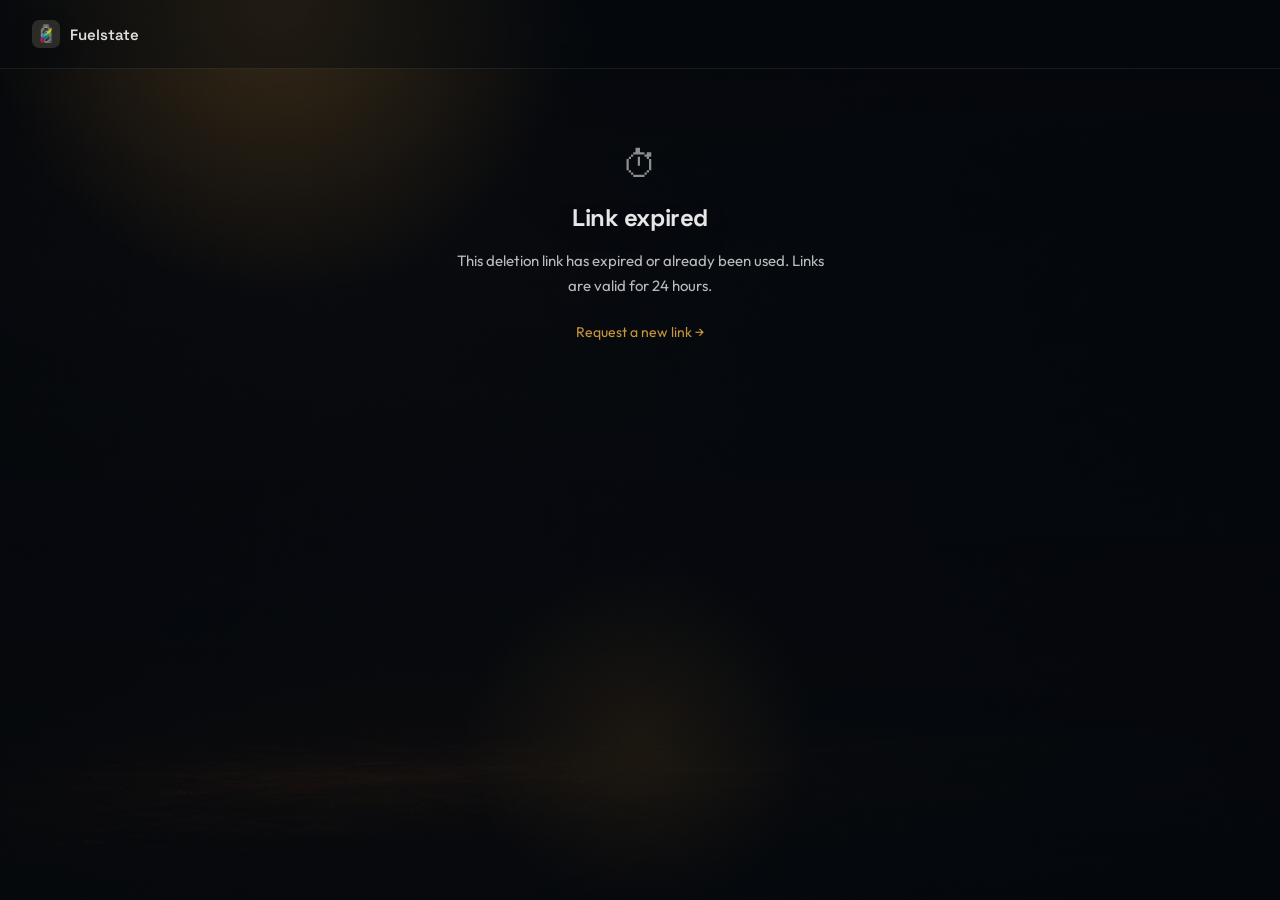
<file: delete-confirm.html>
<!DOCTYPE html>
<html lang="en">
<head>
  <meta charset="UTF-8">
  <meta name="viewport" content="width=device-width, initial-scale=1.0">
  <title>Confirming Deletion — Fuelstate</title>
  <link rel="icon" type="image/png" href="assets/favicon.png">
  <link rel="preconnect" href="https://fonts.googleapis.com">
  <link rel="preconnect" href="https://fonts.gstatic.com" crossorigin>
  <link href="https://fonts.googleapis.com/css2?family=Space+Grotesk:wght@500;600;700&family=Outfit:wght@300;400;500&display=swap" rel="stylesheet">
  <link rel="stylesheet" href="assets/docs.css?v=20260424b">
  <style>
    *, *::before, *::after { box-sizing: border-box; margin: 0; padding: 0; }
    :root {
      --bg:       #0B1019;
      --text:     rgba(255,255,255,0.87);
      --text-dim: rgba(255,255,255,0.55);
      --border:   rgba(255,255,255,0.07);
      --gold:     #C9963B;
      --red:      #e05252;
      --green:    #4ade80;
    }
    html { -webkit-font-smoothing: antialiased; }
    body { background: var(--bg); color: var(--text); font-family: 'Outfit', sans-serif; min-height: 100vh; }

    nav {
      padding: 20px 32px;
      border-bottom: 1px solid var(--border);
      display: flex;
      align-items: center;
    }
    nav a { display: flex; align-items: center; gap: 10px; text-decoration: none; }
    nav img { width: 28px; height: 28px; border-radius: 7px; }
    nav span { font-family: 'Space Grotesk', sans-serif; font-size: 15px; font-weight: 600; color: var(--text); }

    main {
      max-width: 480px;
      margin: 0 auto;
      padding: 100px 24px;
      text-align: center;
    }

    .state { display: none; flex-direction: column; align-items: center; gap: 16px; }
    .state.active { display: flex; }

    .icon { font-size: 48px; }

    h1 {
      font-family: 'Space Grotesk', sans-serif;
      font-size: 24px;
      font-weight: 700;
      letter-spacing: -0.02em;
    }

    p {
      font-size: 15px;
      color: var(--text-dim);
      line-height: 1.65;
      max-width: 380px;
    }

    /* Spinner */
    .spinner {
      width: 40px;
      height: 40px;
      border: 3px solid rgba(255,255,255,0.1);
      border-top-color: var(--gold);
      border-radius: 50%;
      animation: spin 0.8s linear infinite;
      margin-bottom: 8px;
    }
    @keyframes spin { to { transform: rotate(360deg); } }

    .detail-list {
      list-style: none;
      text-align: left;
      width: 100%;
      max-width: 340px;
      display: flex;
      flex-direction: column;
      gap: 8px;
      margin-top: 4px;
    }
    .detail-list li {
      font-size: 13px;
      color: var(--text-dim);
      padding-left: 18px;
      position: relative;
      line-height: 1.5;
    }
    .detail-list li::before {
      content: '✓';
      position: absolute;
      left: 0;
      color: var(--green);
      font-size: 11px;
    }

    .home-link {
      display: inline-block;
      margin-top: 8px;
      font-size: 14px;
      color: var(--gold);
      text-decoration: none;
    }
    .home-link:hover { text-decoration: underline; }

    .error-detail {
      font-size: 13px;
      color: var(--red);
      opacity: 0.8;
    }
  </style>
</head>
<body class="docs-page">

<nav>
  <a href="index.html">
    <img src="assets/logo.png" alt="Fuelstate">
    <span>Fuelstate</span>
  </a>
</nav>

<main>

  <!-- Loading -->
  <div class="state active" id="state-loading">
    <div class="spinner"></div>
    <h1>Deleting your account…</h1>
    <p>This takes just a moment. Do not close this page.</p>
  </div>

  <!-- Success -->
  <div class="state" id="state-success">
    <div class="icon">✓</div>
    <h1>Account deleted</h1>
    <p>Your Fuelstate data has been permanently removed.</p>
    <ul class="detail-list">
      <li>Athlete profile and biometric data</li>
      <li>All run records and fuel event history</li>
      <li>Saved runs and carb loading plans</li>
      <li>Product preferences and custom products</li>
      <li>Account credentials</li>
    </ul>
    <p style="margin-top: 16px; font-size: 13px;">Apple Health workouts and third-party billing records remain outside our control — see our <a href="privacy.html" style="color: var(--gold); text-decoration: none;">Privacy Policy</a> for details.</p>
    <a class="home-link" href="index.html">← Back to fuelstate.app</a>
  </div>

  <!-- Error: expired -->
  <div class="state" id="state-expired">
    <div class="icon" style="font-size: 36px; opacity: 0.6;">⏱</div>
    <h1>Link expired</h1>
    <p>This deletion link has expired or already been used. Links are valid for 24 hours.</p>
    <a class="home-link" href="delete.html">Request a new link →</a>
  </div>

  <!-- Error: generic -->
  <div class="state" id="state-error">
    <div class="icon" style="font-size: 36px; opacity: 0.6;">⚠</div>
    <h1>Something went wrong</h1>
    <p>We weren't able to complete the deletion. Please try again or contact us.</p>
    <p class="error-detail" id="error-detail"></p>
    <a class="home-link" href="mailto:hello@fuelstate.app">Contact hello@fuelstate.app</a>
  </div>

</main>

<script>
  const SUPABASE_FUNCTIONS_URL = 'https://bghekdandbybblhwjjgc.supabase.co/functions/v1'

  function showState(id) {
    document.querySelectorAll('.state').forEach(el => el.classList.remove('active'))
    document.getElementById(id).classList.add('active')
  }

  async function run() {
    // Parse the URL hash that Supabase appends after magic link click:
    // #access_token=xxx&token_type=bearer&type=magiclink&...
    const hash   = window.location.hash.slice(1)
    const params = new URLSearchParams(hash)

    const accessToken = params.get('access_token')
    const type        = params.get('type')

    if (!accessToken || type !== 'magiclink') {
      // No token in URL — user landed here directly, not from a magic link
      showState('state-expired')
      return
    }

    // Clear the token from the URL bar (cosmetic, not security-critical)
    history.replaceState(null, '', window.location.pathname)

    try {
      const res = await fetch(`${SUPABASE_FUNCTIONS_URL}/confirm-deletion`, {
        method:  'POST',
        headers: {
          'Content-Type':  'application/json',
          'Authorization': `Bearer ${accessToken}`,
        },
      })

      const data = await res.json().catch(() => ({}))

      if (res.ok && data.success) {
        showState('state-success')
        return
      }

      // 401 = expired/invalid token
      if (res.status === 401) {
        showState('state-expired')
        return
      }

      // Other error
      const detail = document.getElementById('error-detail')
      detail.textContent = data.error ?? ''
      showState('state-error')

    } catch (_) {
      showState('state-error')
    }
  }

  run()
</script>

</body>
</html>
</file>
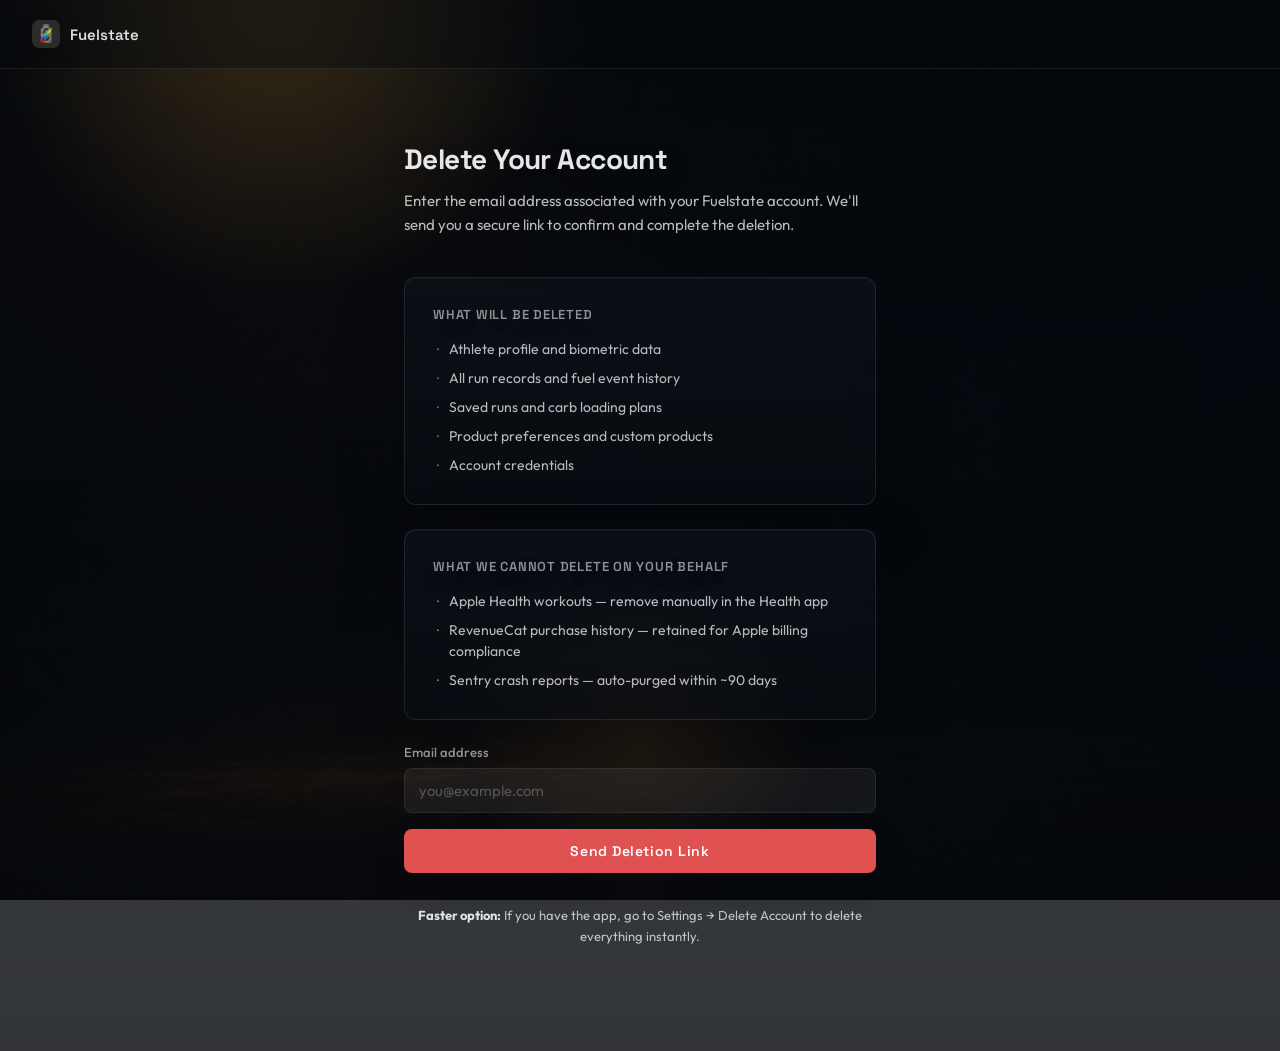
<file: delete.html>
<!DOCTYPE html>
<html lang="en">
<head>
  <meta charset="UTF-8">
  <meta name="viewport" content="width=device-width, initial-scale=1.0">
  <title>Delete Account — Fuelstate</title>
  <link rel="icon" type="image/png" href="assets/favicon.png">
  <link rel="preconnect" href="https://fonts.googleapis.com">
  <link rel="preconnect" href="https://fonts.gstatic.com" crossorigin>
  <link href="https://fonts.googleapis.com/css2?family=Space+Grotesk:wght@500;600;700&family=Outfit:wght@300;400;500&display=swap" rel="stylesheet">
  <link rel="stylesheet" href="assets/docs.css?v=20260424b">
  <style>
    *, *::before, *::after { box-sizing: border-box; margin: 0; padding: 0; }
    :root {
      --bg:       #0B1019;
      --text:     rgba(255,255,255,0.87);
      --text-dim: rgba(255,255,255,0.55);
      --border:   rgba(255,255,255,0.07);
      --gold:     #C9963B;
      --red:      #e05252;
      --surface:  rgba(255,255,255,0.04);
    }
    html { -webkit-font-smoothing: antialiased; }
    body { background: var(--bg); color: var(--text); font-family: 'Outfit', sans-serif; min-height: 100vh; }

    nav {
      padding: 20px 32px;
      border-bottom: 1px solid var(--border);
      display: flex;
      align-items: center;
    }
    nav a { display: flex; align-items: center; gap: 10px; text-decoration: none; }
    nav img { width: 28px; height: 28px; border-radius: 7px; }
    nav span { font-family: 'Space Grotesk', sans-serif; font-size: 15px; font-weight: 600; color: var(--text); }

    main {
      max-width: 520px;
      margin: 0 auto;
      padding: 72px 24px 100px;
    }

    h1 {
      font-family: 'Space Grotesk', sans-serif;
      font-size: 28px;
      font-weight: 700;
      letter-spacing: -0.02em;
      margin-bottom: 12px;
    }

    .subtitle {
      font-size: 15px;
      color: var(--text-dim);
      line-height: 1.6;
      margin-bottom: 40px;
    }

    .card {
      background: var(--surface);
      border: 1px solid var(--border);
      border-radius: 12px;
      padding: 28px;
      margin-bottom: 24px;
    }

    .card-title {
      font-family: 'Space Grotesk', sans-serif;
      font-size: 13px;
      font-weight: 600;
      letter-spacing: 0.06em;
      text-transform: uppercase;
      color: var(--text-dim);
      margin-bottom: 16px;
    }

    .data-list {
      list-style: none;
      display: flex;
      flex-direction: column;
      gap: 8px;
    }
    .data-list li {
      font-size: 14px;
      color: var(--text-dim);
      padding-left: 16px;
      position: relative;
      line-height: 1.5;
    }
    .data-list li::before {
      content: '·';
      position: absolute;
      left: 4px;
      color: var(--red);
    }
    .data-list li.kept::before {
      color: var(--text-dim);
    }

    label {
      display: block;
      font-size: 13px;
      font-weight: 500;
      color: var(--text-dim);
      margin-bottom: 8px;
    }

    input[type="email"] {
      width: 100%;
      background: rgba(255,255,255,0.06);
      border: 1px solid var(--border);
      border-radius: 8px;
      padding: 12px 14px;
      font-family: 'Outfit', sans-serif;
      font-size: 15px;
      color: var(--text);
      outline: none;
      transition: border-color 0.15s;
      margin-bottom: 16px;
    }
    input[type="email"]::placeholder { color: rgba(255,255,255,0.25); }
    input[type="email"]:focus { border-color: rgba(255,255,255,0.25); }

    button[type="submit"] {
      width: 100%;
      background: var(--red);
      color: #fff;
      border: none;
      border-radius: 8px;
      padding: 13px 20px;
      font-family: 'Space Grotesk', sans-serif;
      font-size: 14px;
      font-weight: 600;
      letter-spacing: 0.04em;
      cursor: pointer;
      transition: opacity 0.15s;
    }
    button[type="submit"]:hover  { opacity: 0.85; }
    button[type="submit"]:active { opacity: 0.7; }
    button[type="submit"]:disabled { opacity: 0.4; cursor: not-allowed; }

    .success-box {
      display: none;
      text-align: center;
      padding: 40px 0;
    }
    .success-box .icon {
      font-size: 40px;
      margin-bottom: 16px;
    }
    .success-box h2 {
      font-family: 'Space Grotesk', sans-serif;
      font-size: 20px;
      font-weight: 600;
      margin-bottom: 10px;
    }
    .success-box p {
      font-size: 14px;
      color: var(--text-dim);
      line-height: 1.6;
    }

    .alt-note {
      font-size: 13px;
      color: var(--text-dim);
      line-height: 1.6;
      text-align: center;
      margin-top: 32px;
    }
    .alt-note strong { color: var(--text); }
  </style>
</head>
<body class="docs-page">

<nav>
  <a href="index.html">
    <img src="assets/logo.png" alt="Fuelstate">
    <span>Fuelstate</span>
  </a>
</nav>

<main>
  <h1>Delete Your Account</h1>
  <p class="subtitle">Enter the email address associated with your Fuelstate account. We'll send you a secure link to confirm and complete the deletion.</p>

  <!-- What gets deleted -->
  <div class="card">
    <div class="card-title">What will be deleted</div>
    <ul class="data-list">
      <li>Athlete profile and biometric data</li>
      <li>All run records and fuel event history</li>
      <li>Saved runs and carb loading plans</li>
      <li>Product preferences and custom products</li>
      <li>Account credentials</li>
    </ul>
  </div>

  <!-- What isn't deleted -->
  <div class="card">
    <div class="card-title">What we cannot delete on your behalf</div>
    <ul class="data-list">
      <li class="kept">Apple Health workouts — remove manually in the Health app</li>
      <li class="kept">RevenueCat purchase history — retained for Apple billing compliance</li>
      <li class="kept">Sentry crash reports — auto-purged within ~90 days</li>
    </ul>
  </div>

  <!-- Form -->
  <div id="form-section">
    <form id="delete-form">
      <label for="email">Email address</label>
      <input type="email" id="email" name="email" placeholder="you@example.com" required autocomplete="email">
      <button type="submit" id="submit-btn">Send Deletion Link</button>
    </form>
  </div>

  <!-- Success state -->
  <div class="success-box" id="success-box">
    <div class="icon">📬</div>
    <h2>Check your email</h2>
    <p>If an account exists for that address, you'll receive a confirmation link within a few minutes.<br><br>Click the link to permanently delete your account.</p>
  </div>

  <p class="alt-note">
    <strong>Faster option:</strong> If you have the app, go to Settings → Delete Account to delete everything instantly.
  </p>
</main>

<script>
  const SUPABASE_FUNCTIONS_URL = 'https://bghekdandbybblhwjjgc.supabase.co/functions/v1'

  const form       = document.getElementById('delete-form')
  const submitBtn  = document.getElementById('submit-btn')
  const formSection = document.getElementById('form-section')
  const successBox  = document.getElementById('success-box')

  form.addEventListener('submit', async (e) => {
    e.preventDefault()
    const email = document.getElementById('email').value.trim()
    if (!email) return

    submitBtn.disabled    = true
    submitBtn.textContent = 'Sending…'

    try {
      await fetch(`${SUPABASE_FUNCTIONS_URL}/request-deletion`, {
        method:  'POST',
        headers: { 'Content-Type': 'application/json' },
        body:    JSON.stringify({ email }),
      })
    } catch (_) {
      // Swallow network errors — show success regardless (security)
    }

    formSection.style.display = 'none'
    successBox.style.display  = 'block'
  })
</script>

</body>
</html>
</file>
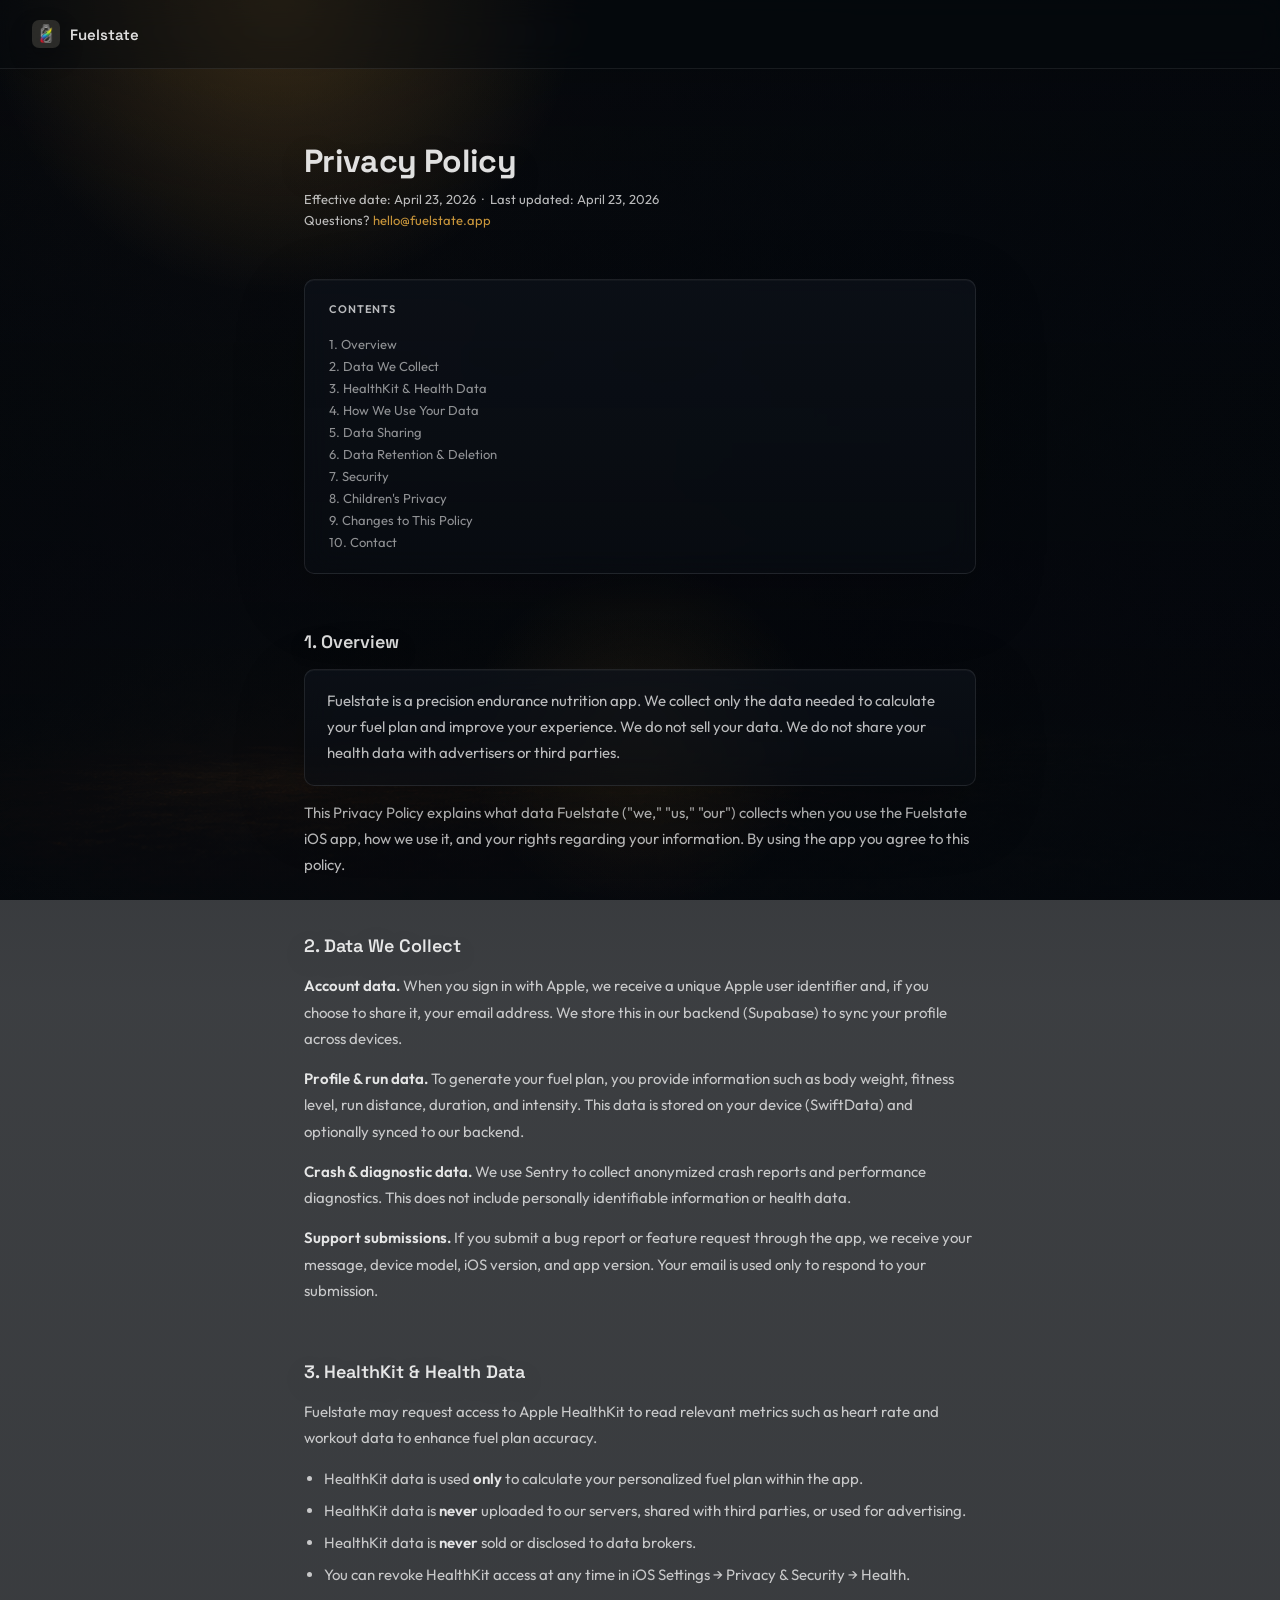
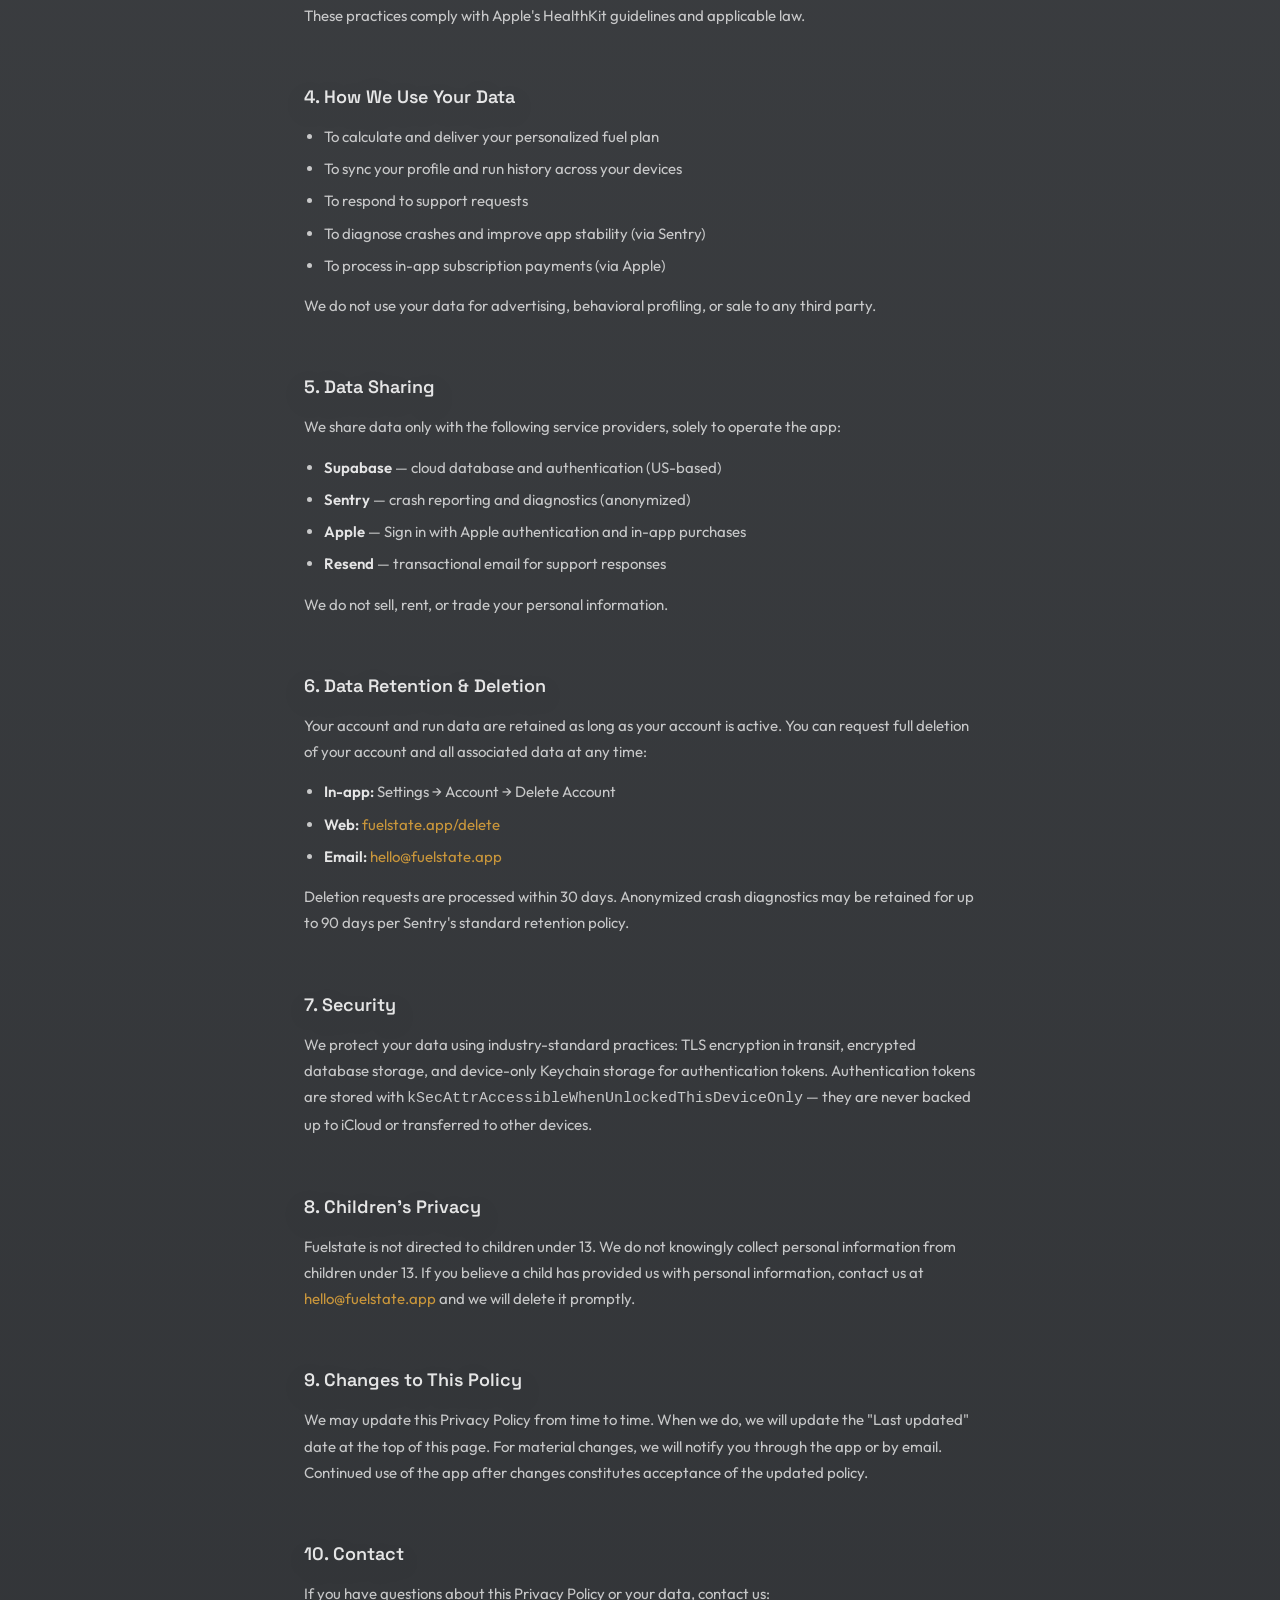
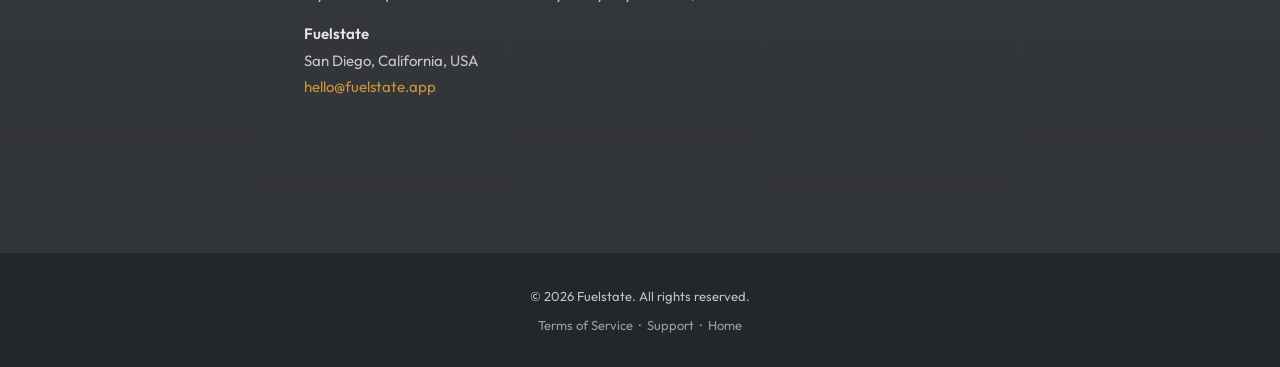
<file: privacy.html>
<!DOCTYPE html>
<html lang="en">
<head>
  <meta charset="UTF-8">
  <meta name="viewport" content="width=device-width, initial-scale=1.0">
  <title>Privacy Policy — Fuelstate</title>
  <link rel="icon" type="image/png" href="assets/favicon.png">
  <link rel="preconnect" href="https://fonts.googleapis.com">
  <link rel="preconnect" href="https://fonts.gstatic.com" crossorigin>
  <link href="https://fonts.googleapis.com/css2?family=Space+Grotesk:wght@500;600;700&family=Outfit:wght@300;400;500&display=swap" rel="stylesheet">
  <link rel="stylesheet" href="assets/docs.css?v=20260424b">
  <style>
    *, *::before, *::after { box-sizing: border-box; margin: 0; padding: 0; }
    :root {
      --bg: #0B1019;
      --text: rgba(255,255,255,0.87);
      --text-dim: rgba(255,255,255,0.55);
      --text-faint: rgba(255,255,255,0.40);
      --border: rgba(255,255,255,0.07);
      --gold: #C9963B;
      --surface: rgba(255,255,255,0.04);
    }
    html { -webkit-font-smoothing: antialiased; }
    body { background: var(--bg); color: var(--text); font-family: 'Outfit', sans-serif; }

    nav {
      padding: 20px 32px;
      border-bottom: 1px solid var(--border);
      display: flex;
      align-items: center;
      gap: 10px;
    }
    nav a { display: flex; align-items: center; gap: 10px; text-decoration: none; }
    nav img { width: 28px; height: 28px; border-radius: 7px; }
    nav span { font-family: 'Space Grotesk', sans-serif; font-size: 15px; font-weight: 600; color: var(--text); }

    main {
      max-width: 720px;
      margin: 0 auto;
      padding: 64px 24px 100px;
    }

    .doc-title {
      font-family: 'Space Grotesk', sans-serif;
      font-size: 32px;
      font-weight: 700;
      letter-spacing: -0.02em;
      color: var(--text);
      margin-bottom: 8px;
    }
    .doc-meta {
      font-size: 13px;
      color: var(--text-dim);
      margin-bottom: 48px;
      line-height: 1.6;
    }
    .doc-meta a { color: var(--gold); text-decoration: none; }
    .doc-meta a:hover { text-decoration: underline; }

    .toc {
      background: var(--surface);
      border: 1px solid var(--border);
      border-radius: 10px;
      padding: 20px 24px;
      margin-bottom: 48px;
    }
    .toc-label {
      font-size: 11px;
      font-weight: 600;
      letter-spacing: 0.08em;
      text-transform: uppercase;
      color: var(--text-faint);
      margin-bottom: 14px;
    }
    .toc a {
      display: block;
      font-size: 13px;
      color: var(--text-dim);
      text-decoration: none;
      padding: 3px 0;
    }
    .toc a:hover { color: var(--gold); }

    section { margin-bottom: 48px; }
    h2 {
      font-family: 'Space Grotesk', sans-serif;
      font-size: 18px;
      font-weight: 600;
      color: var(--text);
      margin-bottom: 16px;
      padding-top: 8px;
    }
    p { font-size: 15px; line-height: 1.75; color: var(--text-dim); margin-bottom: 14px; }
    p:last-child { margin-bottom: 0; }
    ul { padding-left: 20px; margin-bottom: 14px; }
    li { font-size: 15px; line-height: 1.75; color: var(--text-dim); margin-bottom: 6px; }
    a { color: var(--gold); text-decoration: none; }
    a:hover { text-decoration: underline; }
    strong { color: var(--text); font-weight: 600; }

    .highlight-box {
      background: var(--surface);
      border: 1px solid var(--border);
      border-radius: 10px;
      padding: 18px 22px;
      margin-bottom: 14px;
    }
    .highlight-box p { margin-bottom: 0; }

    footer {
      border-top: 1px solid var(--border);
      padding: 32px;
      text-align: center;
    }
    footer p { font-size: 13px; color: var(--text-faint); margin-bottom: 6px; }
    footer a { color: var(--text-dim); }
  </style>
</head>
<body class="docs-page">

<nav>
  <a href="index.html">
    <img src="assets/logo.png" alt="Fuelstate">
    <span>Fuelstate</span>
  </a>
</nav>

<main>
  <h1 class="doc-title">Privacy Policy</h1>
  <p class="doc-meta">
    Effective date: April 23, 2026 &nbsp;·&nbsp; Last updated: April 23, 2026<br>
    Questions? <a href="mailto:hello@fuelstate.app">hello@fuelstate.app</a>
  </p>

  <div class="toc">
    <p class="toc-label">Contents</p>
    <a href="#overview">1. Overview</a>
    <a href="#data-collected">2. Data We Collect</a>
    <a href="#healthkit">3. HealthKit &amp; Health Data</a>
    <a href="#how-we-use">4. How We Use Your Data</a>
    <a href="#sharing">5. Data Sharing</a>
    <a href="#retention">6. Data Retention &amp; Deletion</a>
    <a href="#security">7. Security</a>
    <a href="#children">8. Children's Privacy</a>
    <a href="#changes">9. Changes to This Policy</a>
    <a href="#contact">10. Contact</a>
  </div>

  <section id="overview">
    <h2>1. Overview</h2>
    <div class="highlight-box">
      <p>Fuelstate is a precision endurance nutrition app. We collect only the data needed to calculate your fuel plan and improve your experience. We do not sell your data. We do not share your health data with advertisers or third parties.</p>
    </div>
    <p>This Privacy Policy explains what data Fuelstate ("we," "us," "our") collects when you use the Fuelstate iOS app, how we use it, and your rights regarding your information. By using the app you agree to this policy.</p>
  </section>

  <section id="data-collected">
    <h2>2. Data We Collect</h2>
    <p><strong>Account data.</strong> When you sign in with Apple, we receive a unique Apple user identifier and, if you choose to share it, your email address. We store this in our backend (Supabase) to sync your profile across devices.</p>
    <p><strong>Profile &amp; run data.</strong> To generate your fuel plan, you provide information such as body weight, fitness level, run distance, duration, and intensity. This data is stored on your device (SwiftData) and optionally synced to our backend.</p>
    <p><strong>Crash &amp; diagnostic data.</strong> We use Sentry to collect anonymized crash reports and performance diagnostics. This does not include personally identifiable information or health data.</p>
    <p><strong>Support submissions.</strong> If you submit a bug report or feature request through the app, we receive your message, device model, iOS version, and app version. Your email is used only to respond to your submission.</p>
  </section>

  <section id="healthkit">
    <h2>3. HealthKit &amp; Health Data</h2>
    <p>Fuelstate may request access to Apple HealthKit to read relevant metrics such as heart rate and workout data to enhance fuel plan accuracy.</p>
    <ul>
      <li>HealthKit data is used <strong>only</strong> to calculate your personalized fuel plan within the app.</li>
      <li>HealthKit data is <strong>never</strong> uploaded to our servers, shared with third parties, or used for advertising.</li>
      <li>HealthKit data is <strong>never</strong> sold or disclosed to data brokers.</li>
      <li>You can revoke HealthKit access at any time in iOS Settings → Privacy &amp; Security → Health.</li>
    </ul>
    <p>These practices comply with Apple's HealthKit guidelines and applicable law.</p>
  </section>

  <section id="how-we-use">
    <h2>4. How We Use Your Data</h2>
    <ul>
      <li>To calculate and deliver your personalized fuel plan</li>
      <li>To sync your profile and run history across your devices</li>
      <li>To respond to support requests</li>
      <li>To diagnose crashes and improve app stability (via Sentry)</li>
      <li>To process in-app subscription payments (via Apple)</li>
    </ul>
    <p>We do not use your data for advertising, behavioral profiling, or sale to any third party.</p>
  </section>

  <section id="sharing">
    <h2>5. Data Sharing</h2>
    <p>We share data only with the following service providers, solely to operate the app:</p>
    <ul>
      <li><strong>Supabase</strong> — cloud database and authentication (US-based)</li>
      <li><strong>Sentry</strong> — crash reporting and diagnostics (anonymized)</li>
      <li><strong>Apple</strong> — Sign in with Apple authentication and in-app purchases</li>
      <li><strong>Resend</strong> — transactional email for support responses</li>
    </ul>
    <p>We do not sell, rent, or trade your personal information.</p>
  </section>

  <section id="retention">
    <h2>6. Data Retention &amp; Deletion</h2>
    <p>Your account and run data are retained as long as your account is active. You can request full deletion of your account and all associated data at any time:</p>
    <ul>
      <li><strong>In-app:</strong> Settings → Account → Delete Account</li>
      <li><strong>Web:</strong> <a href="delete.html">fuelstate.app/delete</a></li>
      <li><strong>Email:</strong> <a href="mailto:hello@fuelstate.app">hello@fuelstate.app</a></li>
    </ul>
    <p>Deletion requests are processed within 30 days. Anonymized crash diagnostics may be retained for up to 90 days per Sentry's standard retention policy.</p>
  </section>

  <section id="security">
    <h2>7. Security</h2>
    <p>We protect your data using industry-standard practices: TLS encryption in transit, encrypted database storage, and device-only Keychain storage for authentication tokens. Authentication tokens are stored with <code>kSecAttrAccessibleWhenUnlockedThisDeviceOnly</code> — they are never backed up to iCloud or transferred to other devices.</p>
  </section>

  <section id="children">
    <h2>8. Children's Privacy</h2>
    <p>Fuelstate is not directed to children under 13. We do not knowingly collect personal information from children under 13. If you believe a child has provided us with personal information, contact us at <a href="mailto:hello@fuelstate.app">hello@fuelstate.app</a> and we will delete it promptly.</p>
  </section>

  <section id="changes">
    <h2>9. Changes to This Policy</h2>
    <p>We may update this Privacy Policy from time to time. When we do, we will update the "Last updated" date at the top of this page. For material changes, we will notify you through the app or by email. Continued use of the app after changes constitutes acceptance of the updated policy.</p>
  </section>

  <section id="contact">
    <h2>10. Contact</h2>
    <p>If you have questions about this Privacy Policy or your data, contact us:</p>
    <p>
      <strong>Fuelstate</strong><br>
      San Diego, California, USA<br>
      <a href="mailto:hello@fuelstate.app">hello@fuelstate.app</a>
    </p>
  </section>
</main>

<footer>
  <p>&copy; 2026 Fuelstate. All rights reserved.</p>
  <p><a href="terms.html">Terms of Service</a> &nbsp;·&nbsp; <a href="support.html">Support</a> &nbsp;·&nbsp; <a href="index.html">Home</a></p>
</footer>

</body>
</html>
</file>
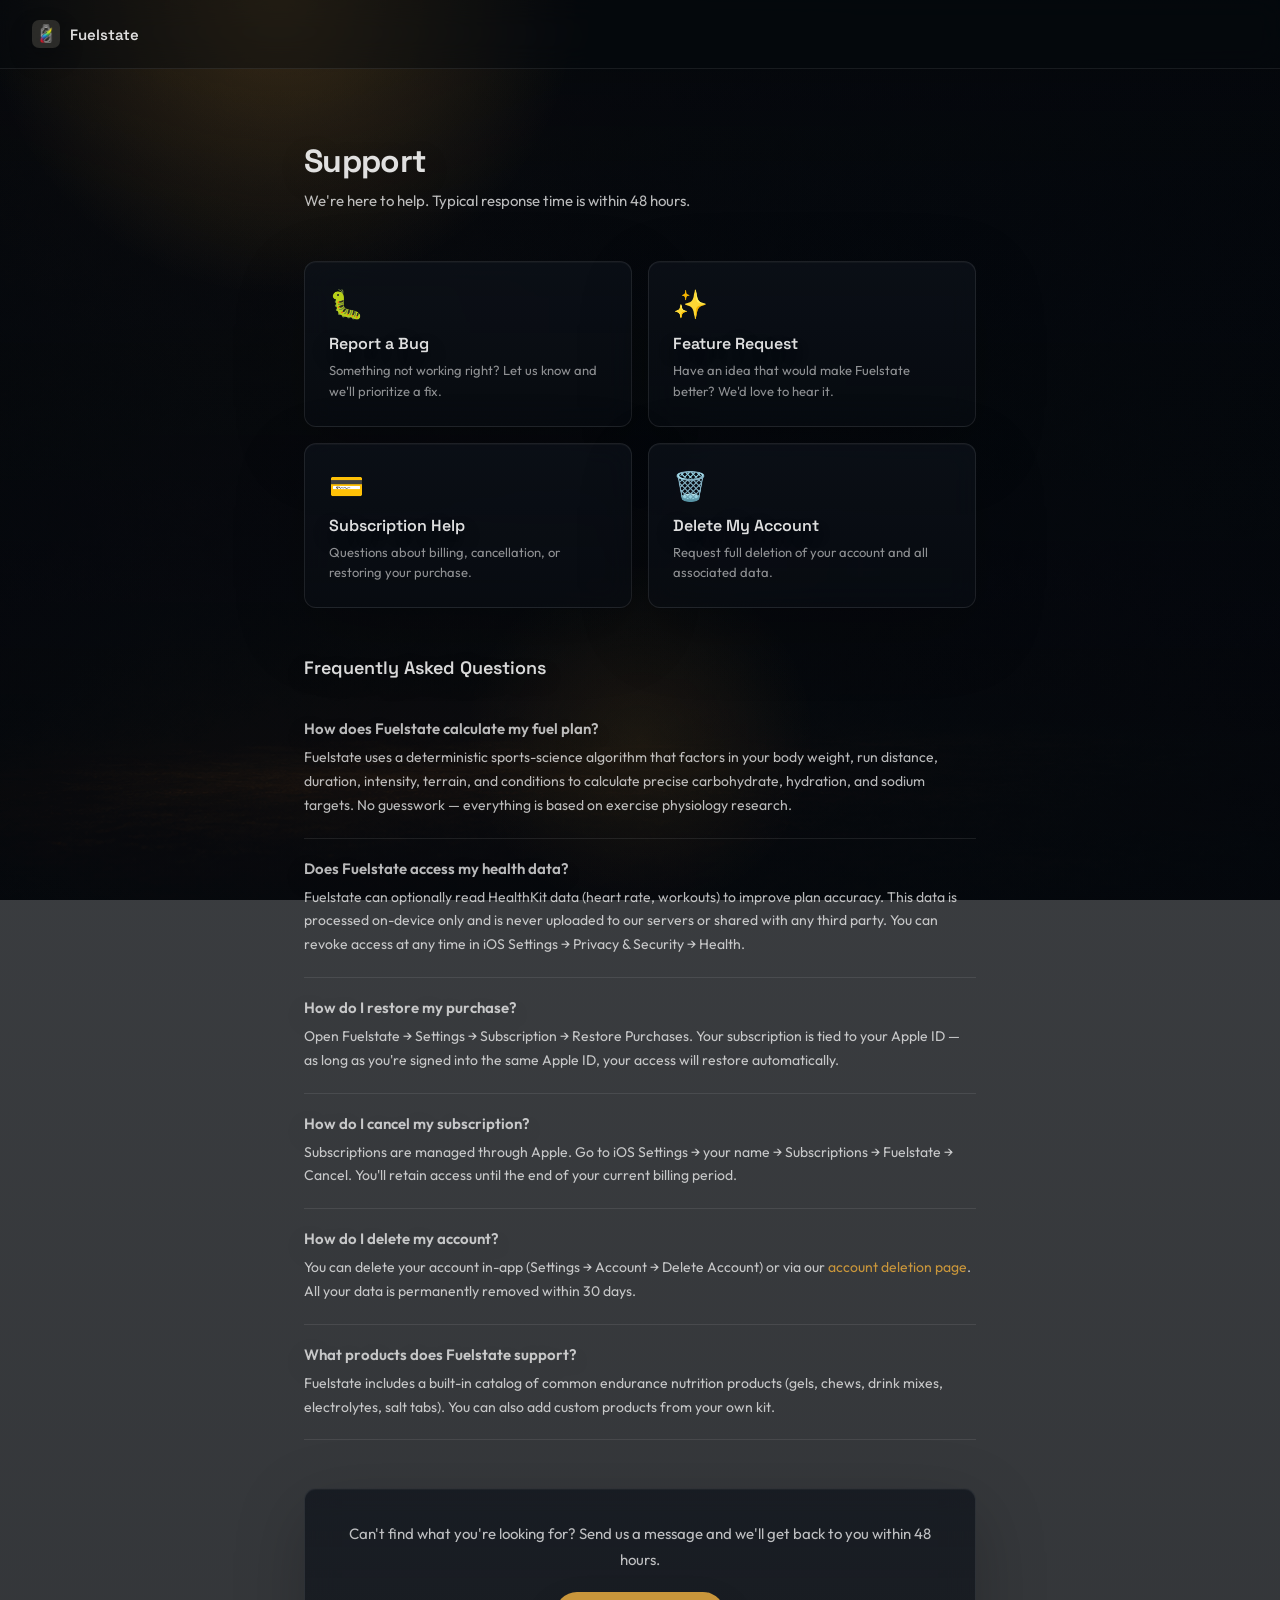
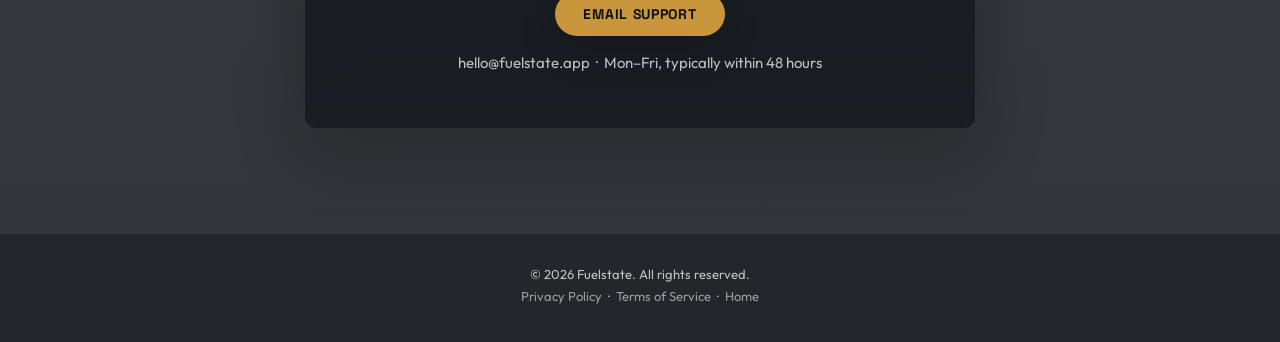
<file: support.html>
<!DOCTYPE html>
<html lang="en">
<head>
  <meta charset="UTF-8">
  <meta name="viewport" content="width=device-width, initial-scale=1.0">
  <title>Support — Fuelstate</title>
  <link rel="icon" type="image/png" href="assets/favicon.png">
  <link rel="preconnect" href="https://fonts.googleapis.com">
  <link rel="preconnect" href="https://fonts.gstatic.com" crossorigin>
  <link href="https://fonts.googleapis.com/css2?family=Space+Grotesk:wght@500;600;700&family=Outfit:wght@300;400;500&display=swap" rel="stylesheet">
  <link rel="stylesheet" href="assets/docs.css?v=20260424b">
  <style>
    *, *::before, *::after { box-sizing: border-box; margin: 0; padding: 0; }
    :root {
      --bg: #0B1019;
      --text: rgba(255,255,255,0.87);
      --text-dim: rgba(255,255,255,0.55);
      --text-faint: rgba(255,255,255,0.40);
      --border: rgba(255,255,255,0.07);
      --gold: #C9963B;
      --surface: rgba(255,255,255,0.04);
    }
    html { -webkit-font-smoothing: antialiased; }
    body { background: var(--bg); color: var(--text); font-family: 'Outfit', sans-serif; }

    nav {
      padding: 20px 32px;
      border-bottom: 1px solid var(--border);
      display: flex;
      align-items: center;
      gap: 10px;
    }
    nav a { display: flex; align-items: center; gap: 10px; text-decoration: none; }
    nav img { width: 28px; height: 28px; border-radius: 7px; }
    nav span { font-family: 'Space Grotesk', sans-serif; font-size: 15px; font-weight: 600; color: var(--text); }

    main {
      max-width: 720px;
      margin: 0 auto;
      padding: 64px 24px 100px;
    }

    .doc-title {
      font-family: 'Space Grotesk', sans-serif;
      font-size: 32px;
      font-weight: 700;
      letter-spacing: -0.02em;
      color: var(--text);
      margin-bottom: 8px;
    }
    .doc-meta {
      font-size: 15px;
      color: var(--text-dim);
      margin-bottom: 48px;
      line-height: 1.6;
    }

    .card-grid {
      display: grid;
      grid-template-columns: 1fr 1fr;
      gap: 16px;
      margin-bottom: 48px;
    }
    @media (max-width: 540px) { .card-grid { grid-template-columns: 1fr; } }

    .card {
      background: var(--surface);
      border: 1px solid var(--border);
      border-radius: 12px;
      padding: 24px;
      text-decoration: none;
      display: block;
      transition: border-color 0.15s;
    }
    .card:hover { border-color: var(--gold); }
    .card-icon { font-size: 28px; margin-bottom: 12px; }
    .card-title {
      font-family: 'Space Grotesk', sans-serif;
      font-size: 16px;
      font-weight: 600;
      color: var(--text);
      margin-bottom: 6px;
    }
    .card-desc { font-size: 13px; color: var(--text-dim); line-height: 1.6; }

    section { margin-bottom: 48px; }
    h2 {
      font-family: 'Space Grotesk', sans-serif;
      font-size: 18px;
      font-weight: 600;
      color: var(--text);
      margin-bottom: 20px;
    }

    .faq-item {
      border-bottom: 1px solid var(--border);
      padding: 20px 0;
    }
    .faq-item:first-child { padding-top: 0; }
    .faq-q {
      font-size: 15px;
      font-weight: 600;
      color: var(--text);
      margin-bottom: 8px;
    }
    .faq-a { font-size: 14px; color: var(--text-dim); line-height: 1.7; }
    .faq-a a { color: var(--gold); text-decoration: none; }
    .faq-a a:hover { text-decoration: underline; }

    .contact-box {
      background: var(--surface);
      border: 1px solid var(--border);
      border-radius: 12px;
      padding: 32px;
      text-align: center;
    }
    .contact-box p { font-size: 15px; color: var(--text-dim); line-height: 1.7; margin-bottom: 20px; }
    .contact-btn {
      display: inline-block;
      background: var(--gold);
      color: #0B1019;
      font-family: 'Space Grotesk', sans-serif;
      font-size: 14px;
      font-weight: 700;
      letter-spacing: 0.05em;
      padding: 13px 28px;
      border-radius: 30px;
      text-decoration: none;
    }
    .contact-btn:hover { opacity: 0.9; }
    .response-time {
      font-size: 12px;
      color: var(--text-faint);
      margin-top: 14px;
      margin-bottom: 0;
    }

    footer {
      border-top: 1px solid var(--border);
      padding: 32px;
      text-align: center;
    }
    footer p { font-size: 13px; color: var(--text-faint); margin-bottom: 6px; }
    footer a { color: var(--text-dim); text-decoration: none; }
    footer a:hover { color: var(--gold); }
  </style>
</head>
<body class="docs-page">

<nav>
  <a href="index.html">
    <img src="assets/logo.png" alt="Fuelstate">
    <span>Fuelstate</span>
  </a>
</nav>

<main>
  <h1 class="doc-title">Support</h1>
  <p class="doc-meta">We're here to help. Typical response time is within 48 hours.</p>

  <div class="card-grid">
    <a href="mailto:hello@fuelstate.app?subject=Bug Report" class="card">
      <div class="card-icon">🐛</div>
      <div class="card-title">Report a Bug</div>
      <div class="card-desc">Something not working right? Let us know and we'll prioritize a fix.</div>
    </a>
    <a href="mailto:hello@fuelstate.app?subject=Feature Request" class="card">
      <div class="card-icon">✨</div>
      <div class="card-title">Feature Request</div>
      <div class="card-desc">Have an idea that would make Fuelstate better? We'd love to hear it.</div>
    </a>
    <a href="mailto:hello@fuelstate.app?subject=Subscription Help" class="card">
      <div class="card-icon">💳</div>
      <div class="card-title">Subscription Help</div>
      <div class="card-desc">Questions about billing, cancellation, or restoring your purchase.</div>
    </a>
    <a href="delete.html" class="card">
      <div class="card-icon">🗑️</div>
      <div class="card-title">Delete My Account</div>
      <div class="card-desc">Request full deletion of your account and all associated data.</div>
    </a>
  </div>

  <section>
    <h2>Frequently Asked Questions</h2>

    <div class="faq-item">
      <p class="faq-q">How does Fuelstate calculate my fuel plan?</p>
      <p class="faq-a">Fuelstate uses a deterministic sports-science algorithm that factors in your body weight, run distance, duration, intensity, terrain, and conditions to calculate precise carbohydrate, hydration, and sodium targets. No guesswork — everything is based on exercise physiology research.</p>
    </div>

    <div class="faq-item">
      <p class="faq-q">Does Fuelstate access my health data?</p>
      <p class="faq-a">Fuelstate can optionally read HealthKit data (heart rate, workouts) to improve plan accuracy. This data is processed on-device only and is never uploaded to our servers or shared with any third party. You can revoke access at any time in iOS Settings → Privacy &amp; Security → Health.</p>
    </div>

    <div class="faq-item">
      <p class="faq-q">How do I restore my purchase?</p>
      <p class="faq-a">Open Fuelstate → Settings → Subscription → Restore Purchases. Your subscription is tied to your Apple ID — as long as you're signed into the same Apple ID, your access will restore automatically.</p>
    </div>

    <div class="faq-item">
      <p class="faq-q">How do I cancel my subscription?</p>
      <p class="faq-a">Subscriptions are managed through Apple. Go to iOS Settings → your name → Subscriptions → Fuelstate → Cancel. You'll retain access until the end of your current billing period.</p>
    </div>

    <div class="faq-item">
      <p class="faq-q">How do I delete my account?</p>
      <p class="faq-a">You can delete your account in-app (Settings → Account → Delete Account) or via our <a href="delete.html">account deletion page</a>. All your data is permanently removed within 30 days.</p>
    </div>

    <div class="faq-item">
      <p class="faq-q">What products does Fuelstate support?</p>
      <p class="faq-a">Fuelstate includes a built-in catalog of common endurance nutrition products (gels, chews, drink mixes, electrolytes, salt tabs). You can also add custom products from your own kit.</p>
    </div>
  </section>

  <div class="contact-box">
    <p>Can't find what you're looking for? Send us a message and we'll get back to you within 48 hours.</p>
    <a href="mailto:hello@fuelstate.app" class="contact-btn">EMAIL SUPPORT</a>
    <p class="response-time">hello@fuelstate.app &nbsp;·&nbsp; Mon–Fri, typically within 48 hours</p>
  </div>
</main>

<footer>
  <p>&copy; 2026 Fuelstate. All rights reserved.</p>
  <p><a href="privacy.html">Privacy Policy</a> &nbsp;·&nbsp; <a href="terms.html">Terms of Service</a> &nbsp;·&nbsp; <a href="index.html">Home</a></p>
</footer>

</body>
</html>
</file>
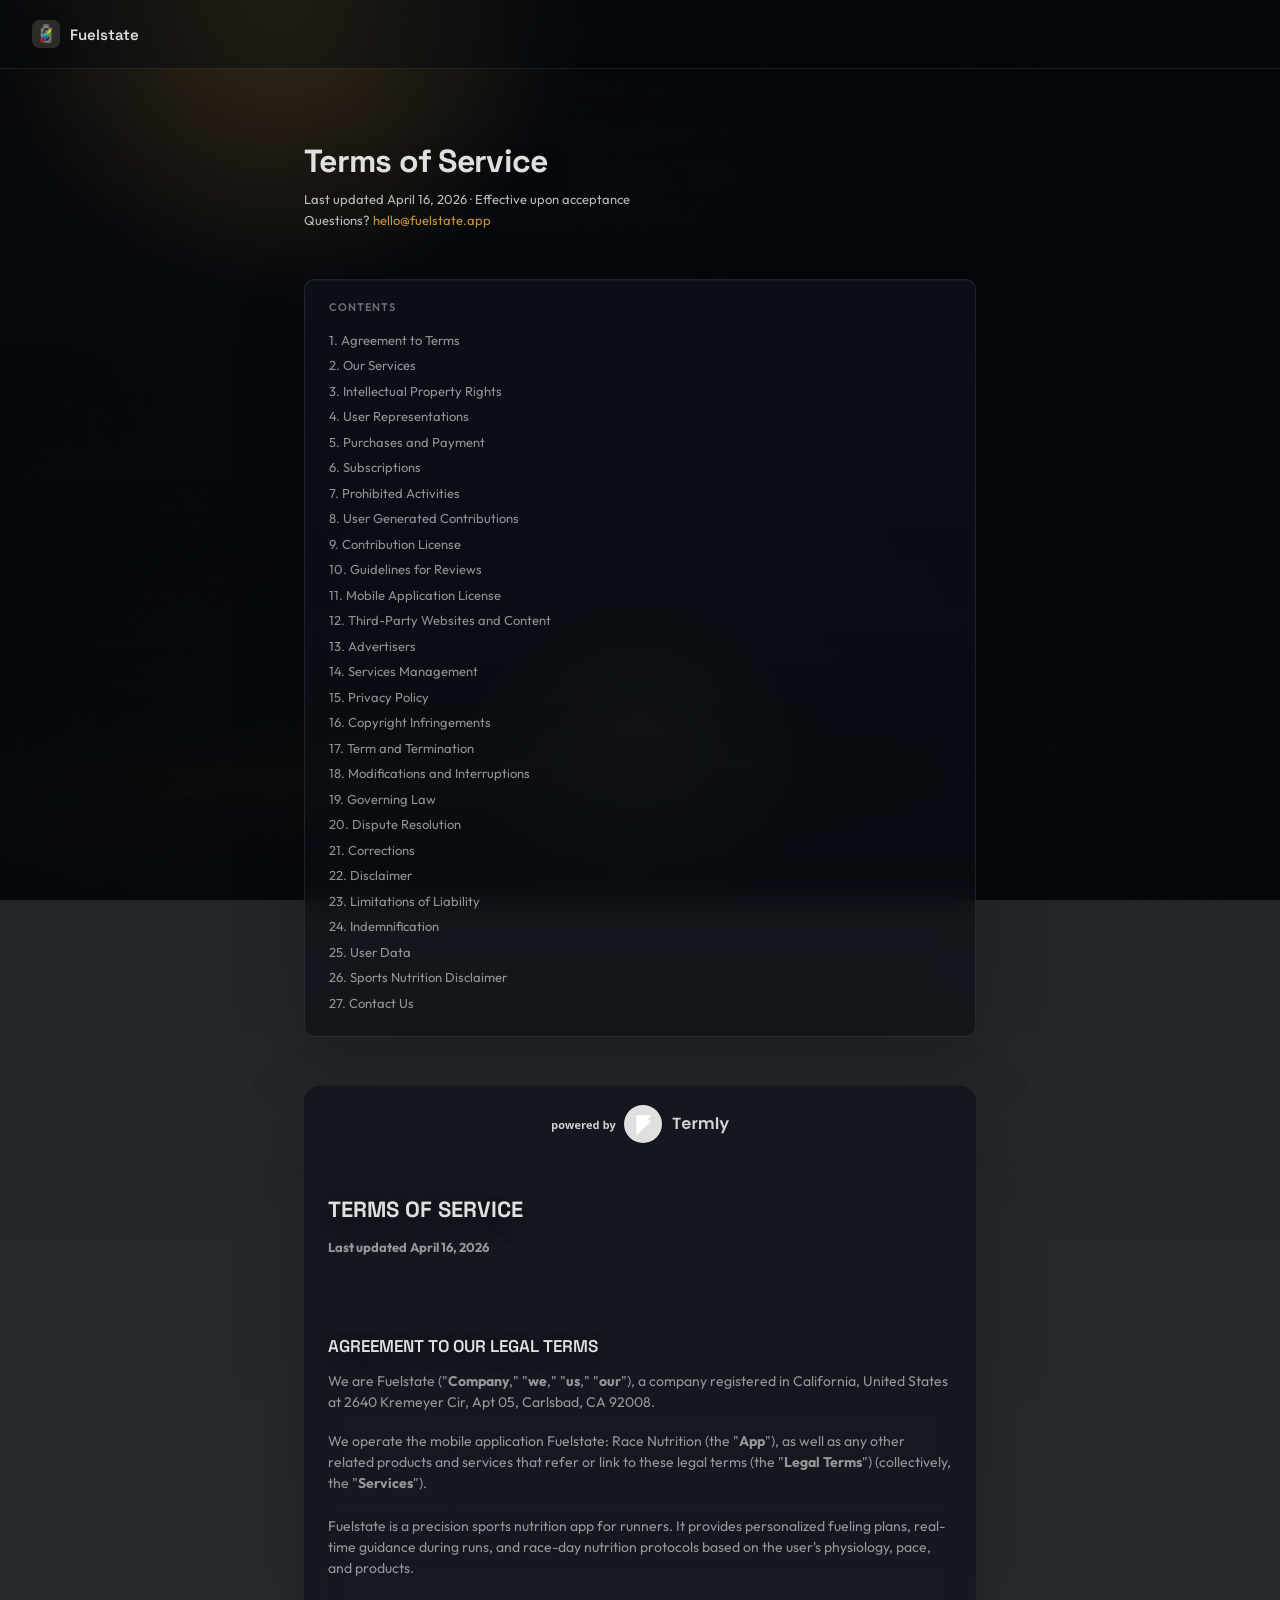
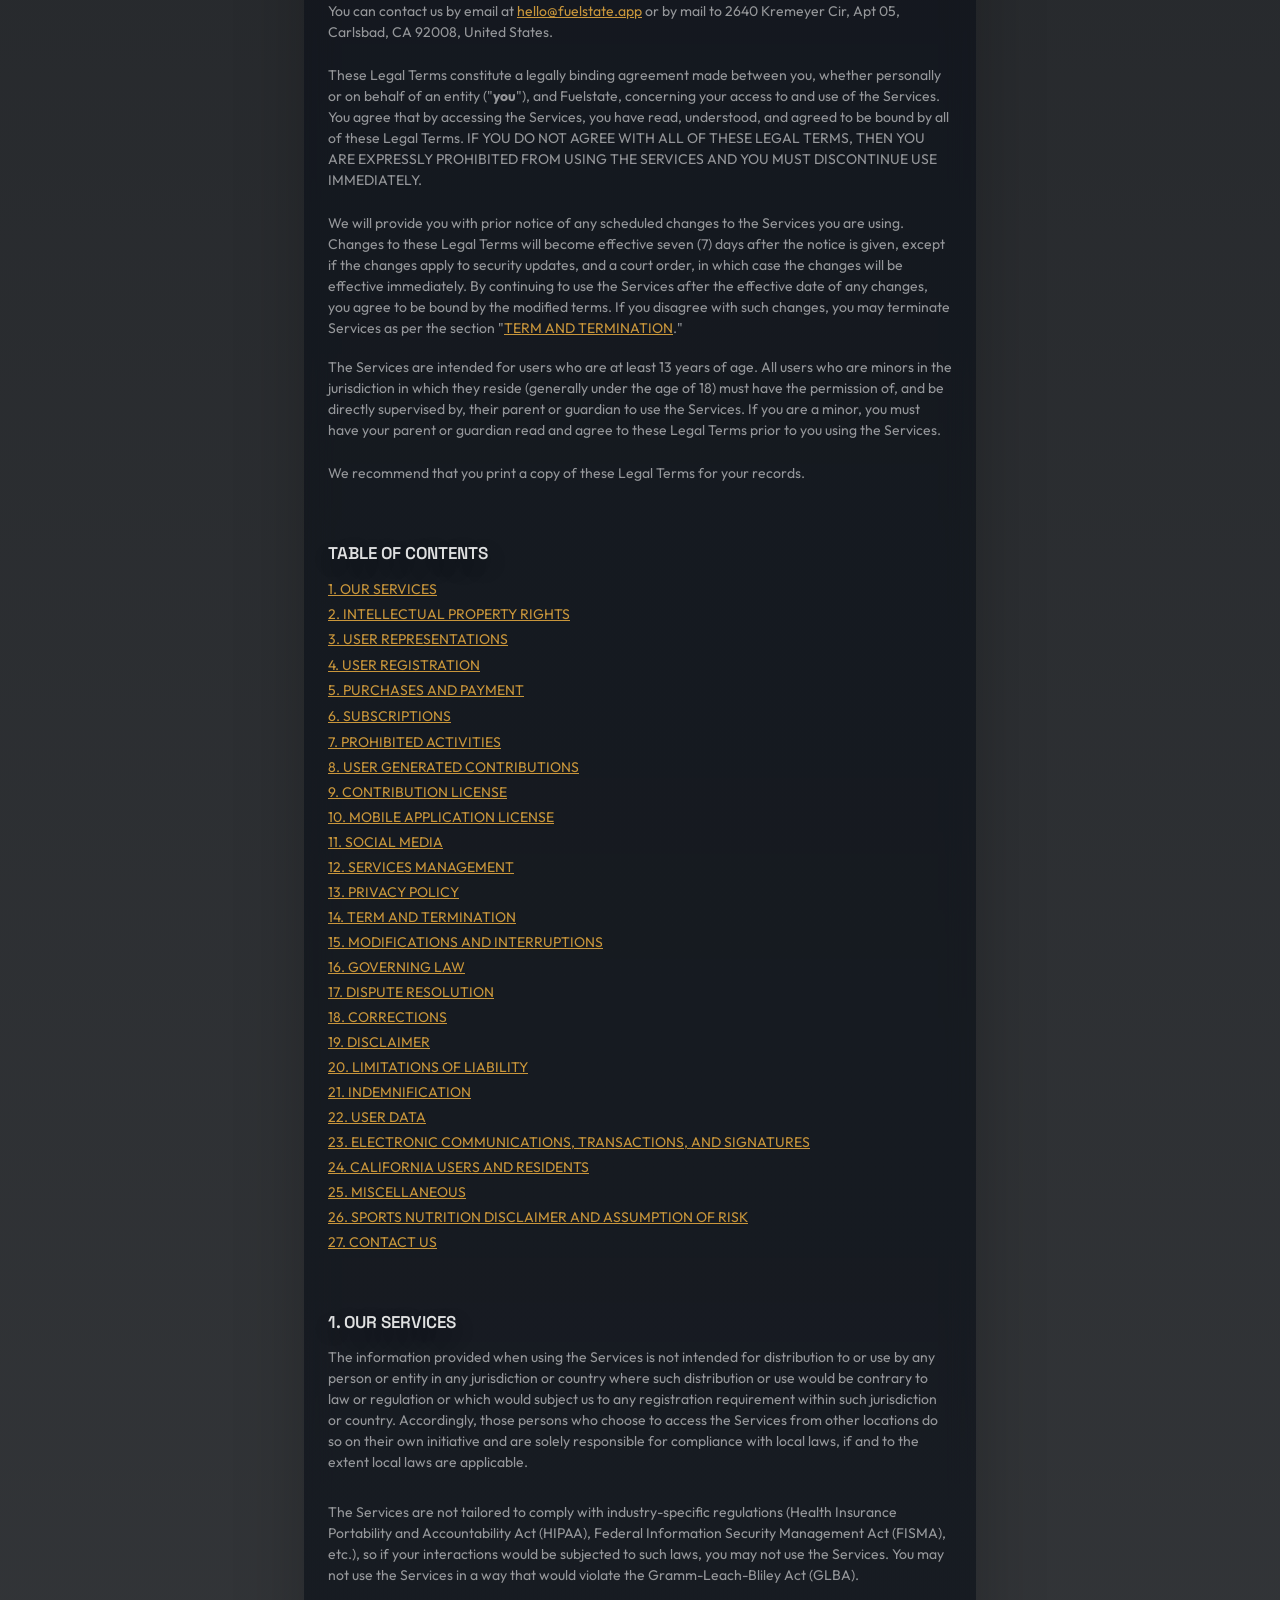
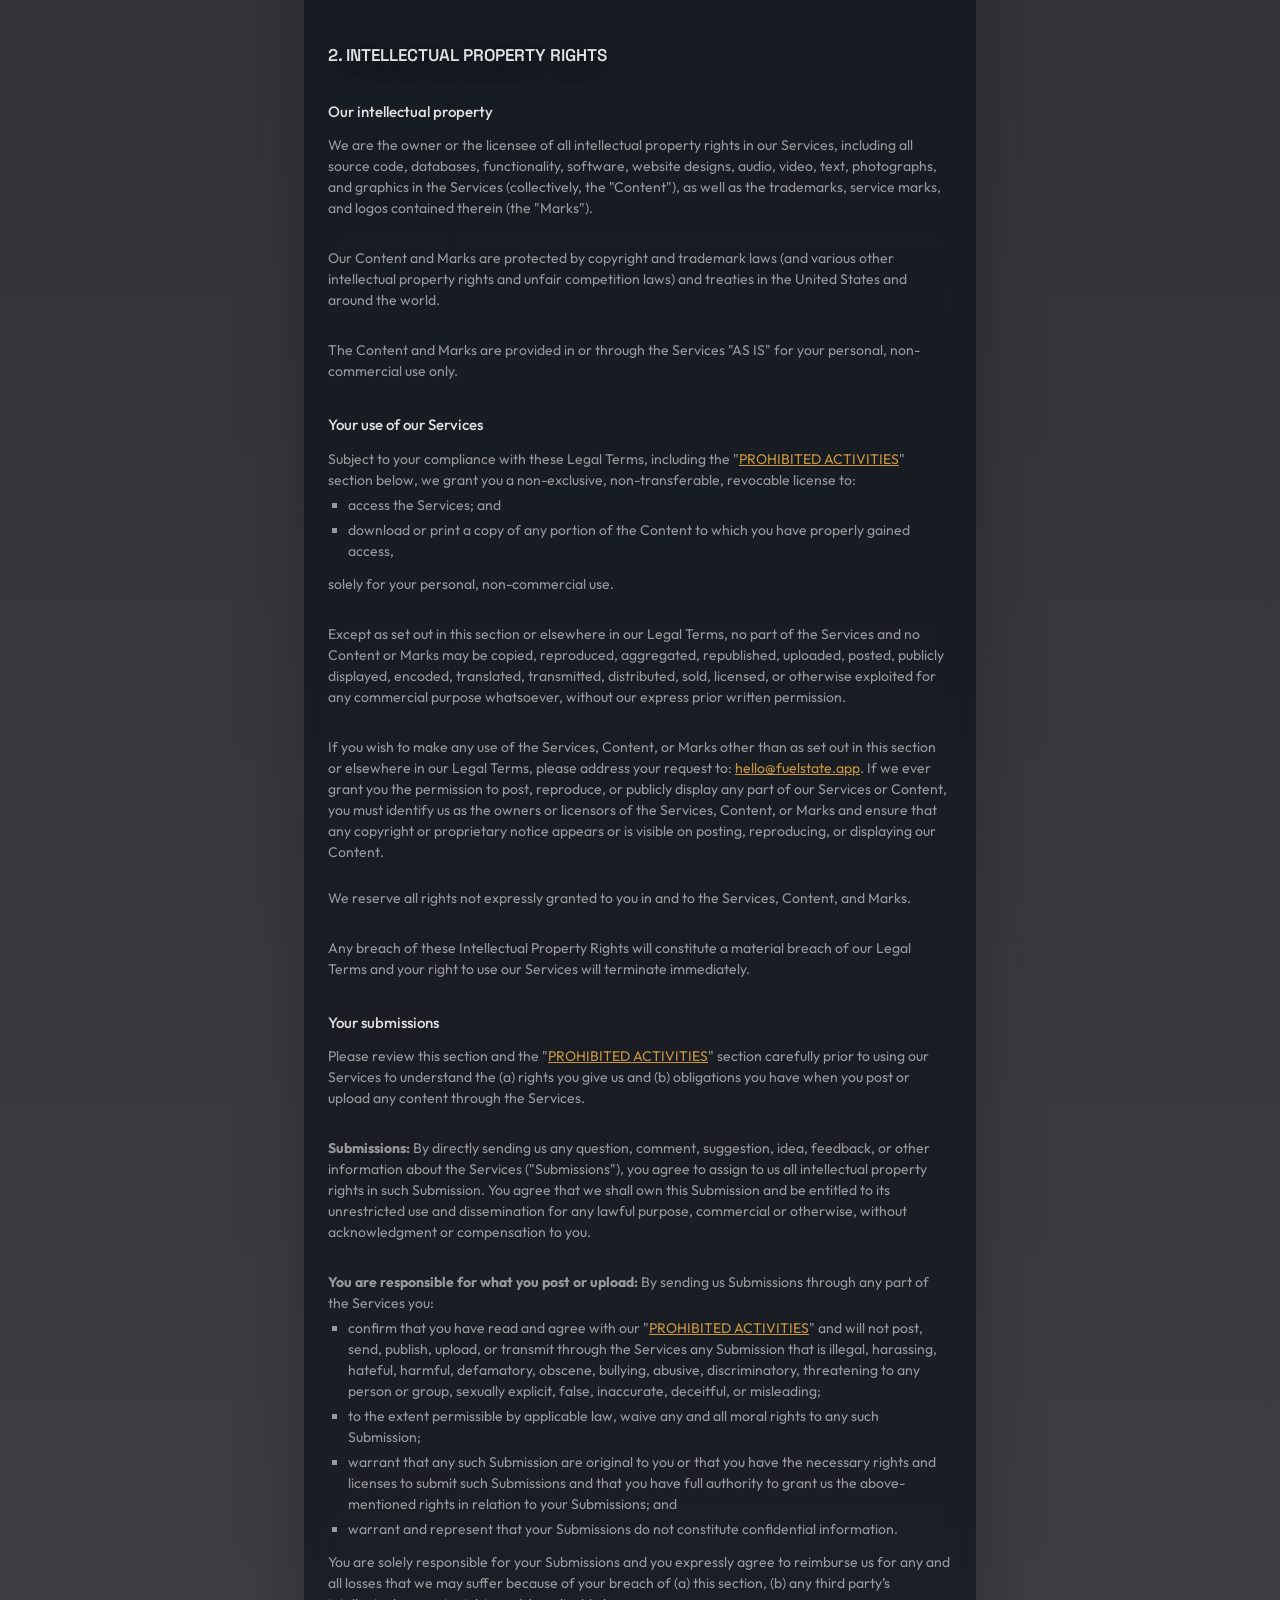
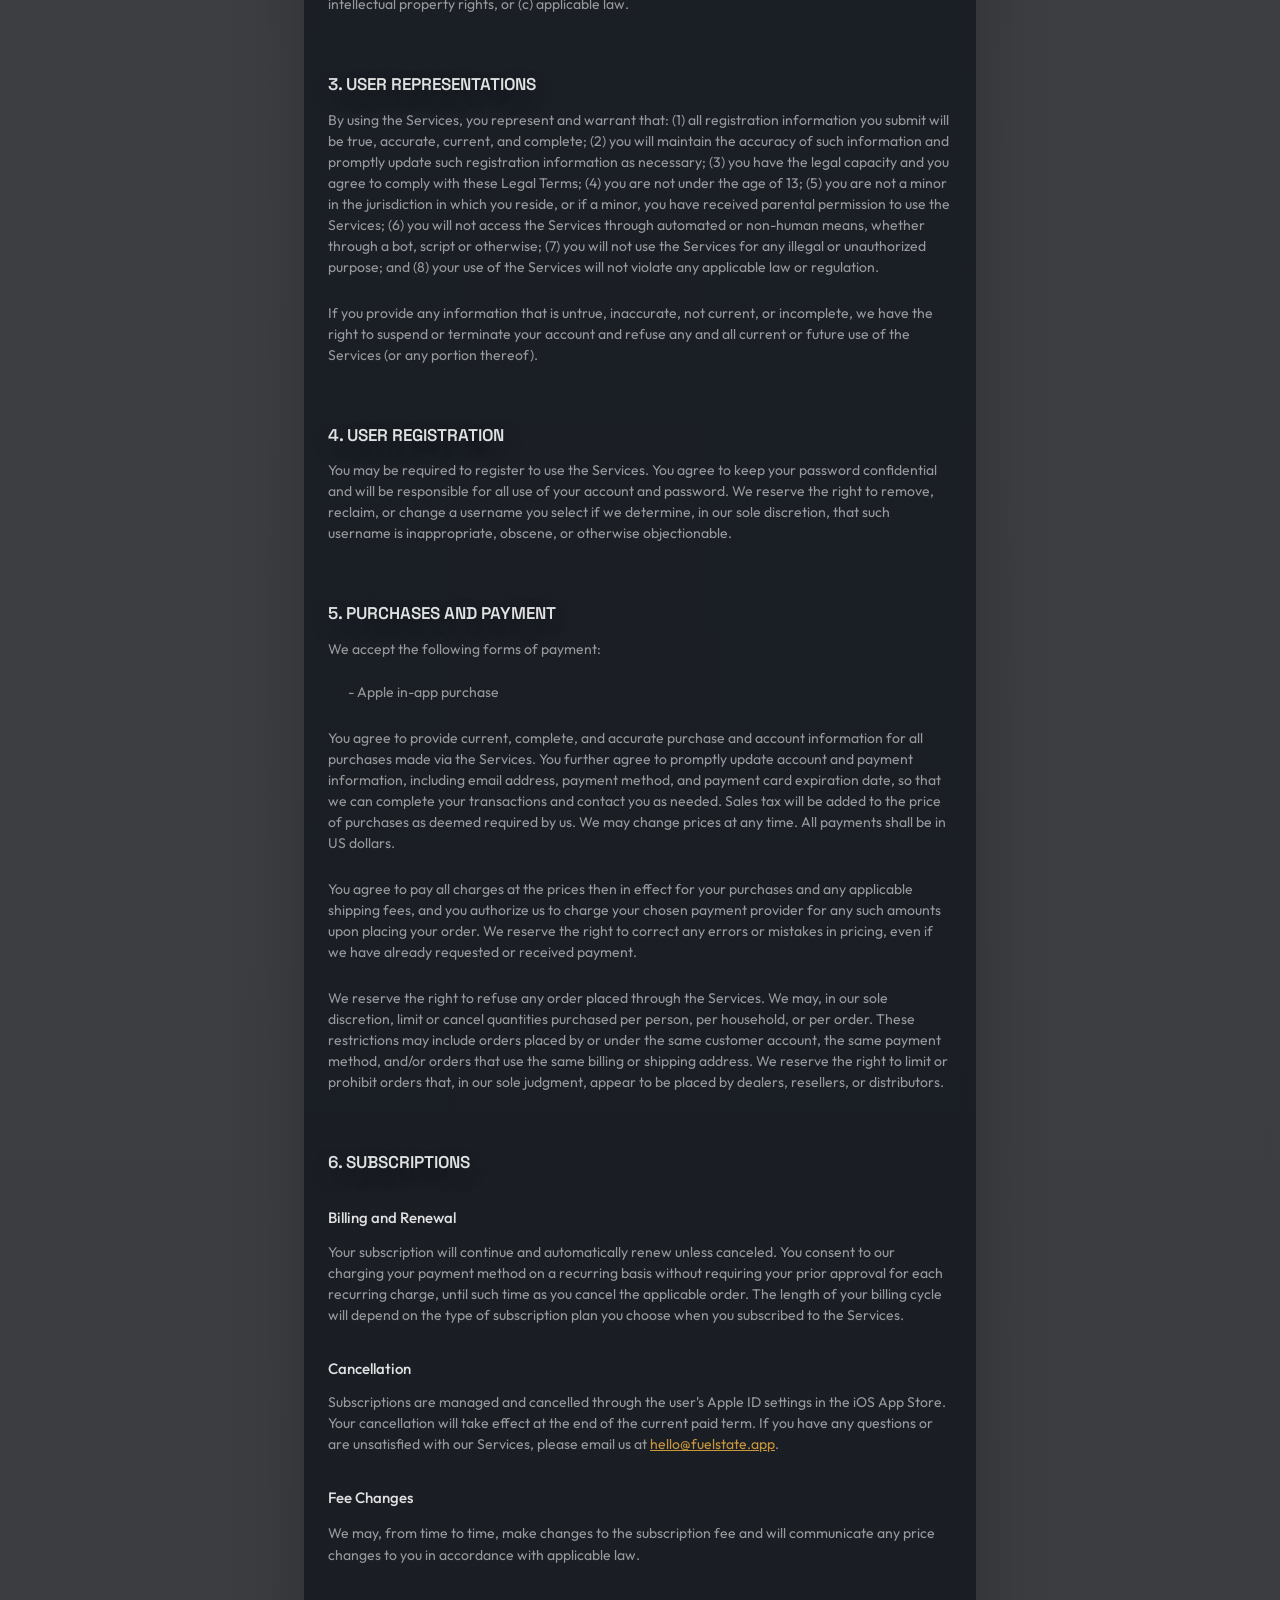
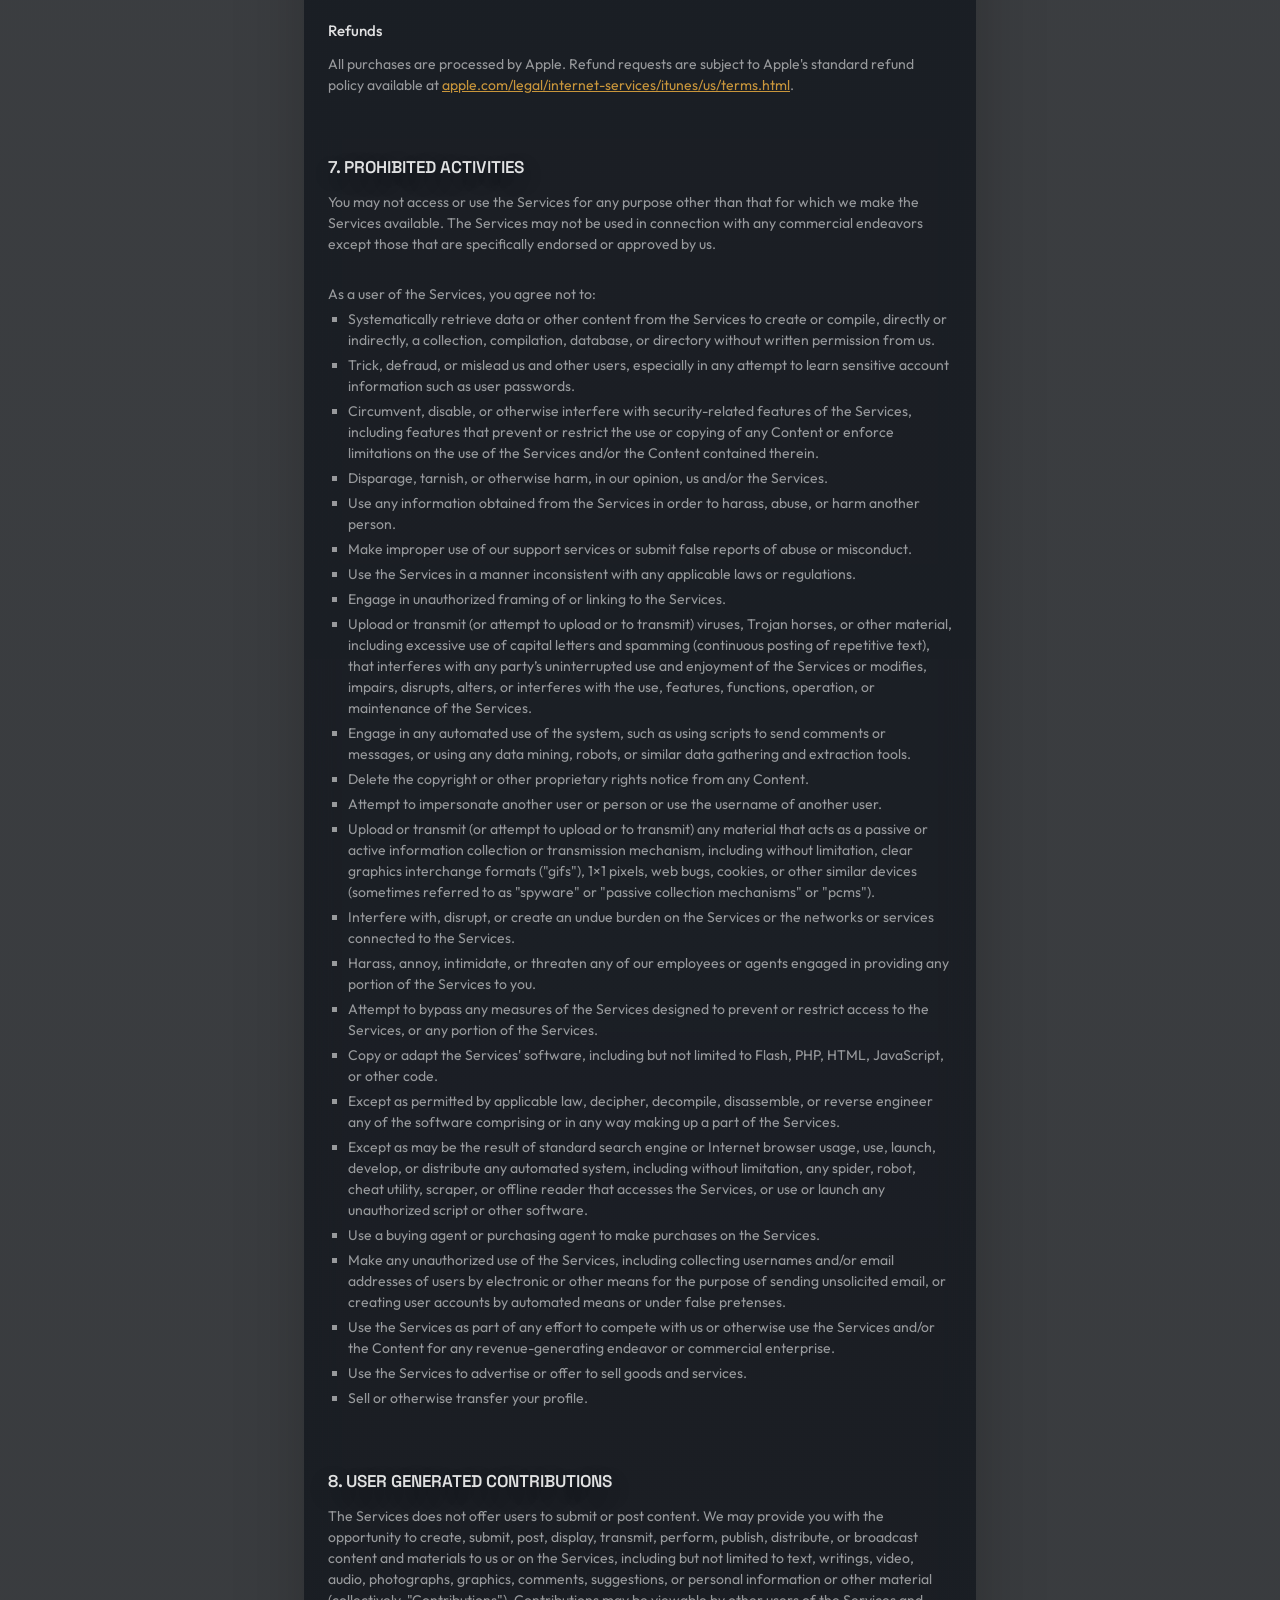
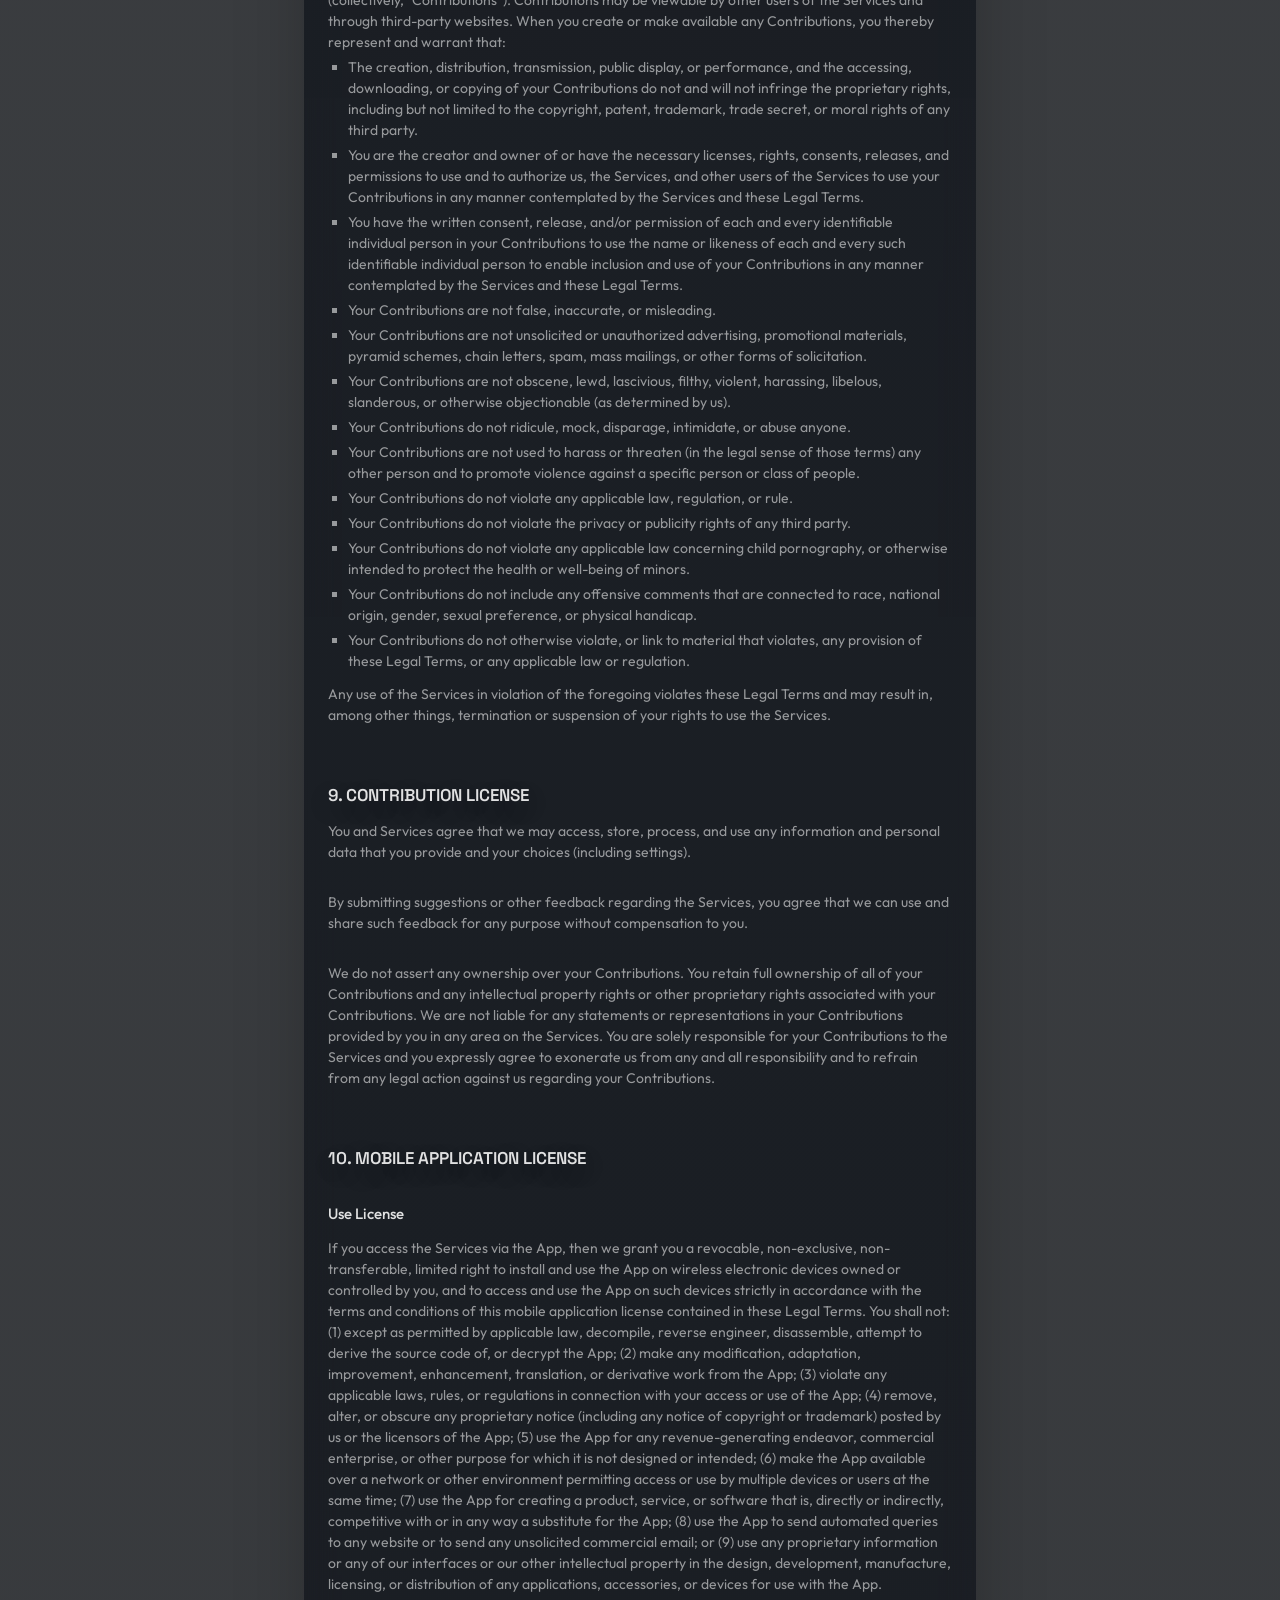
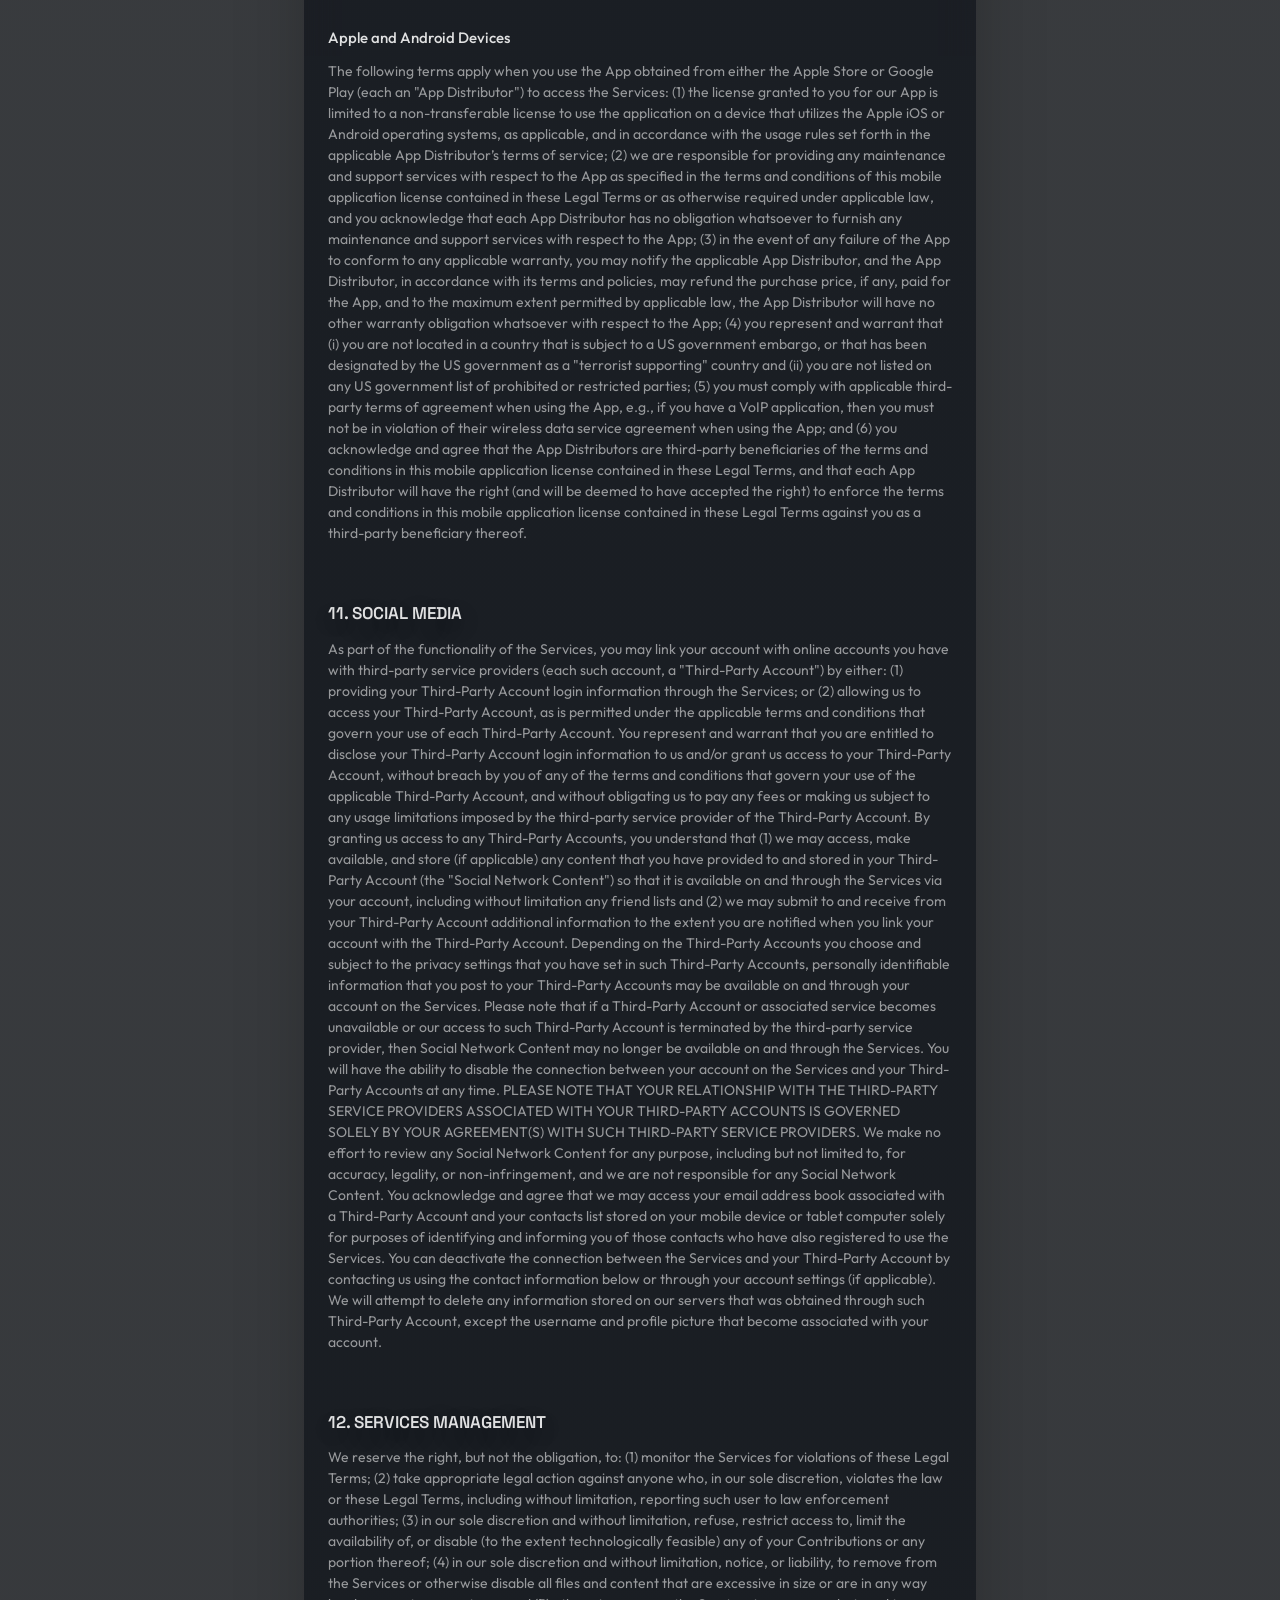
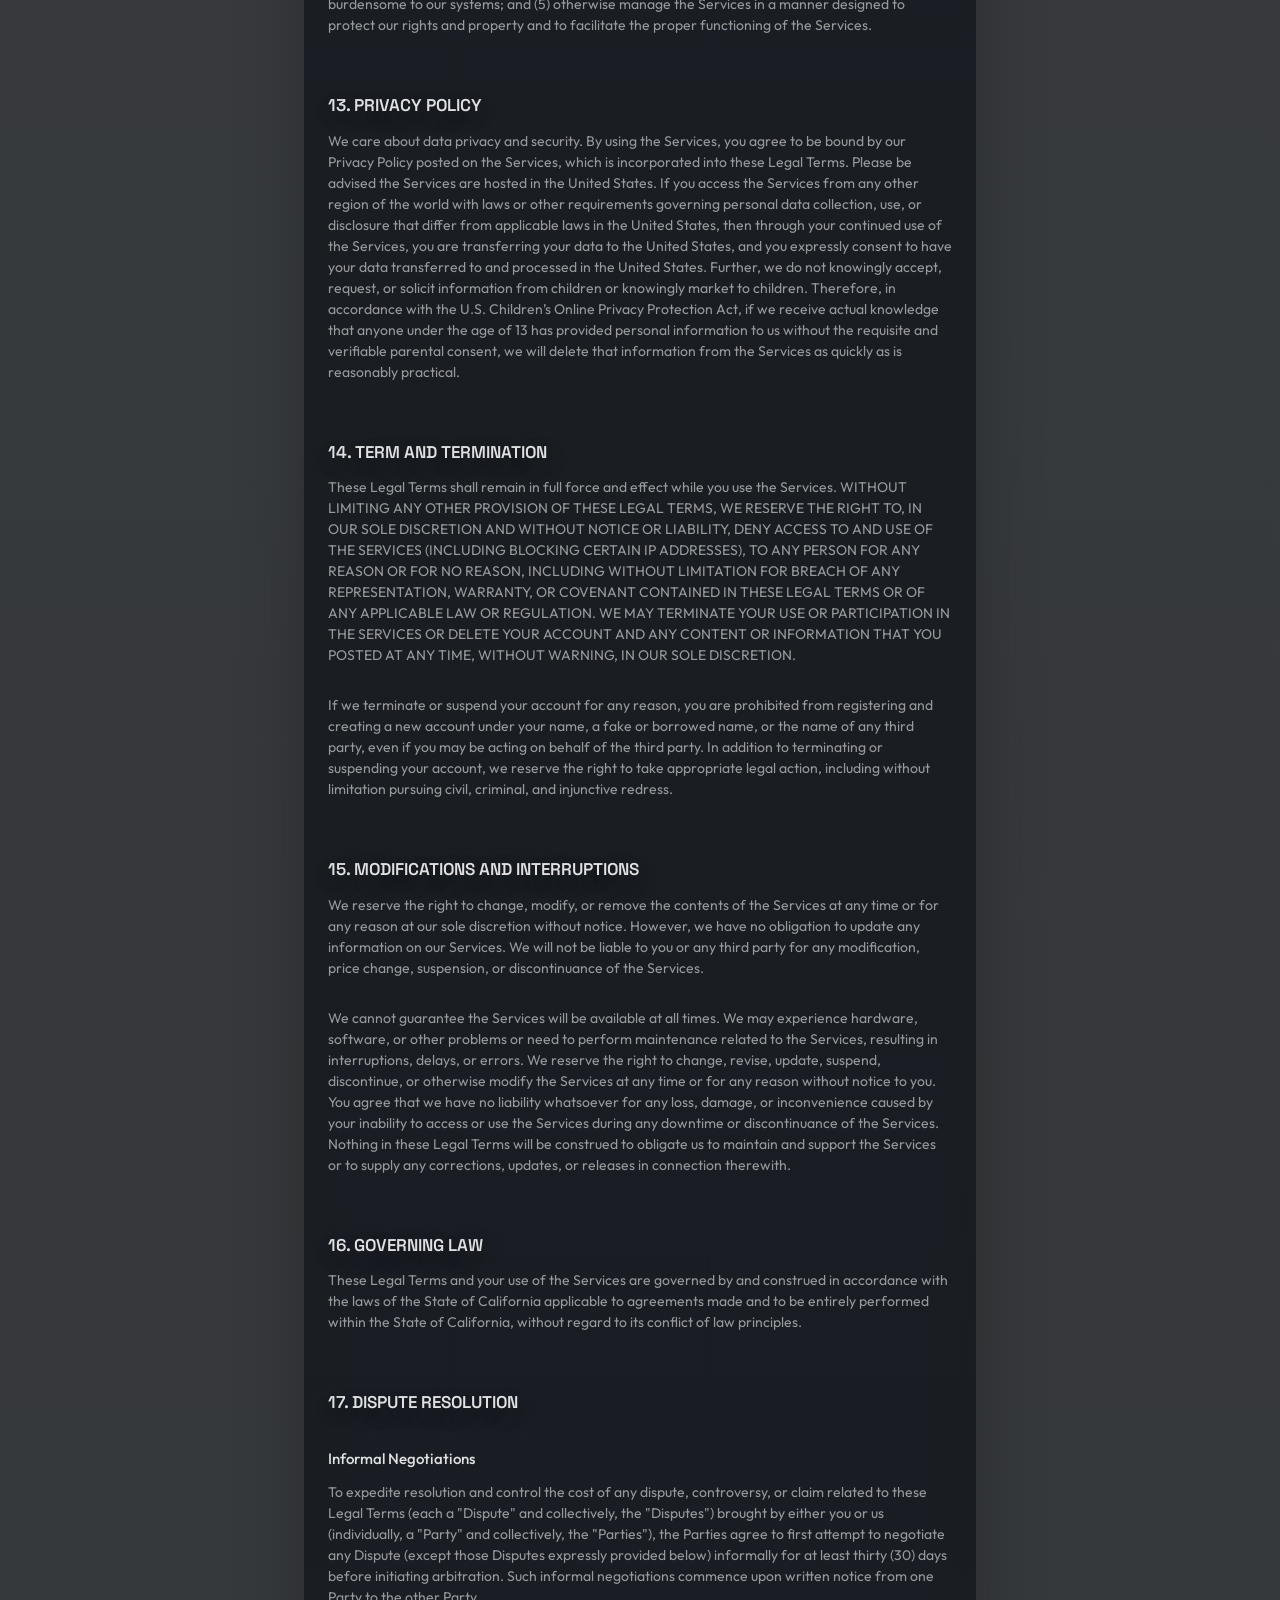
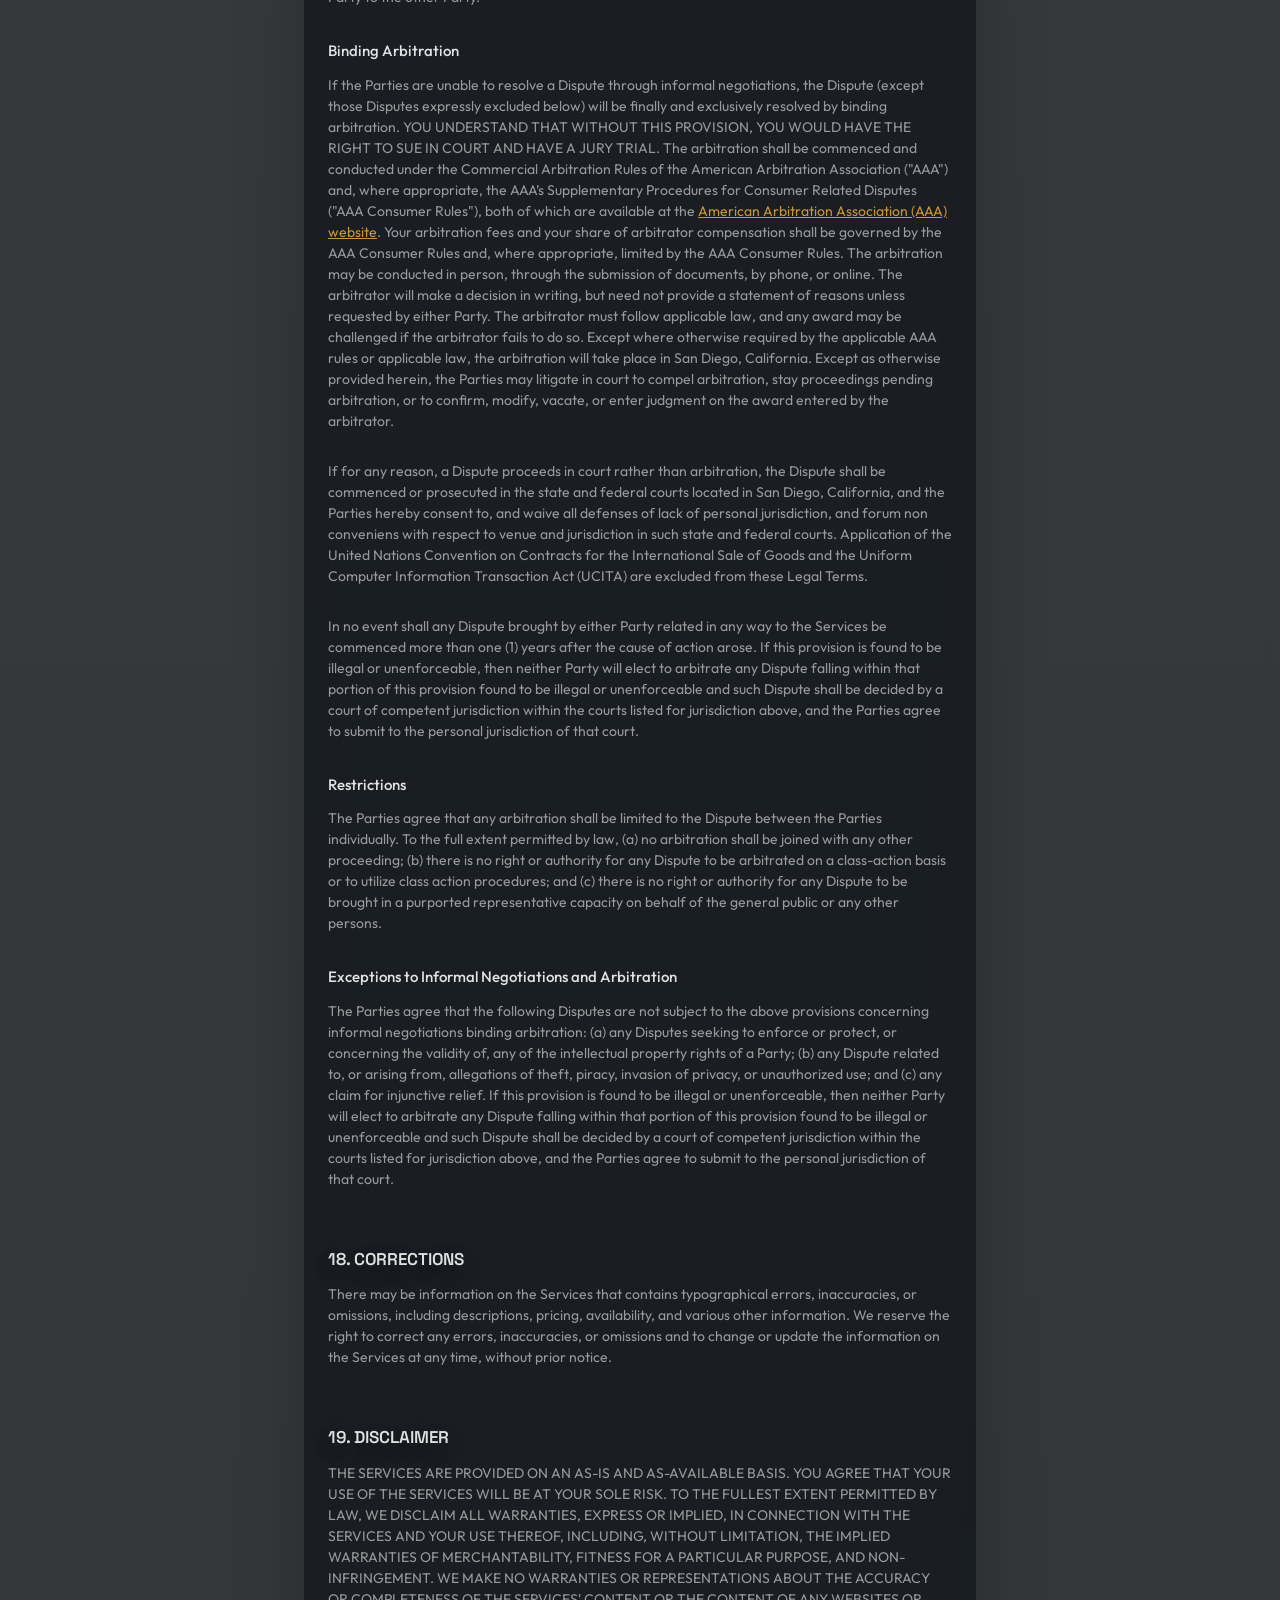
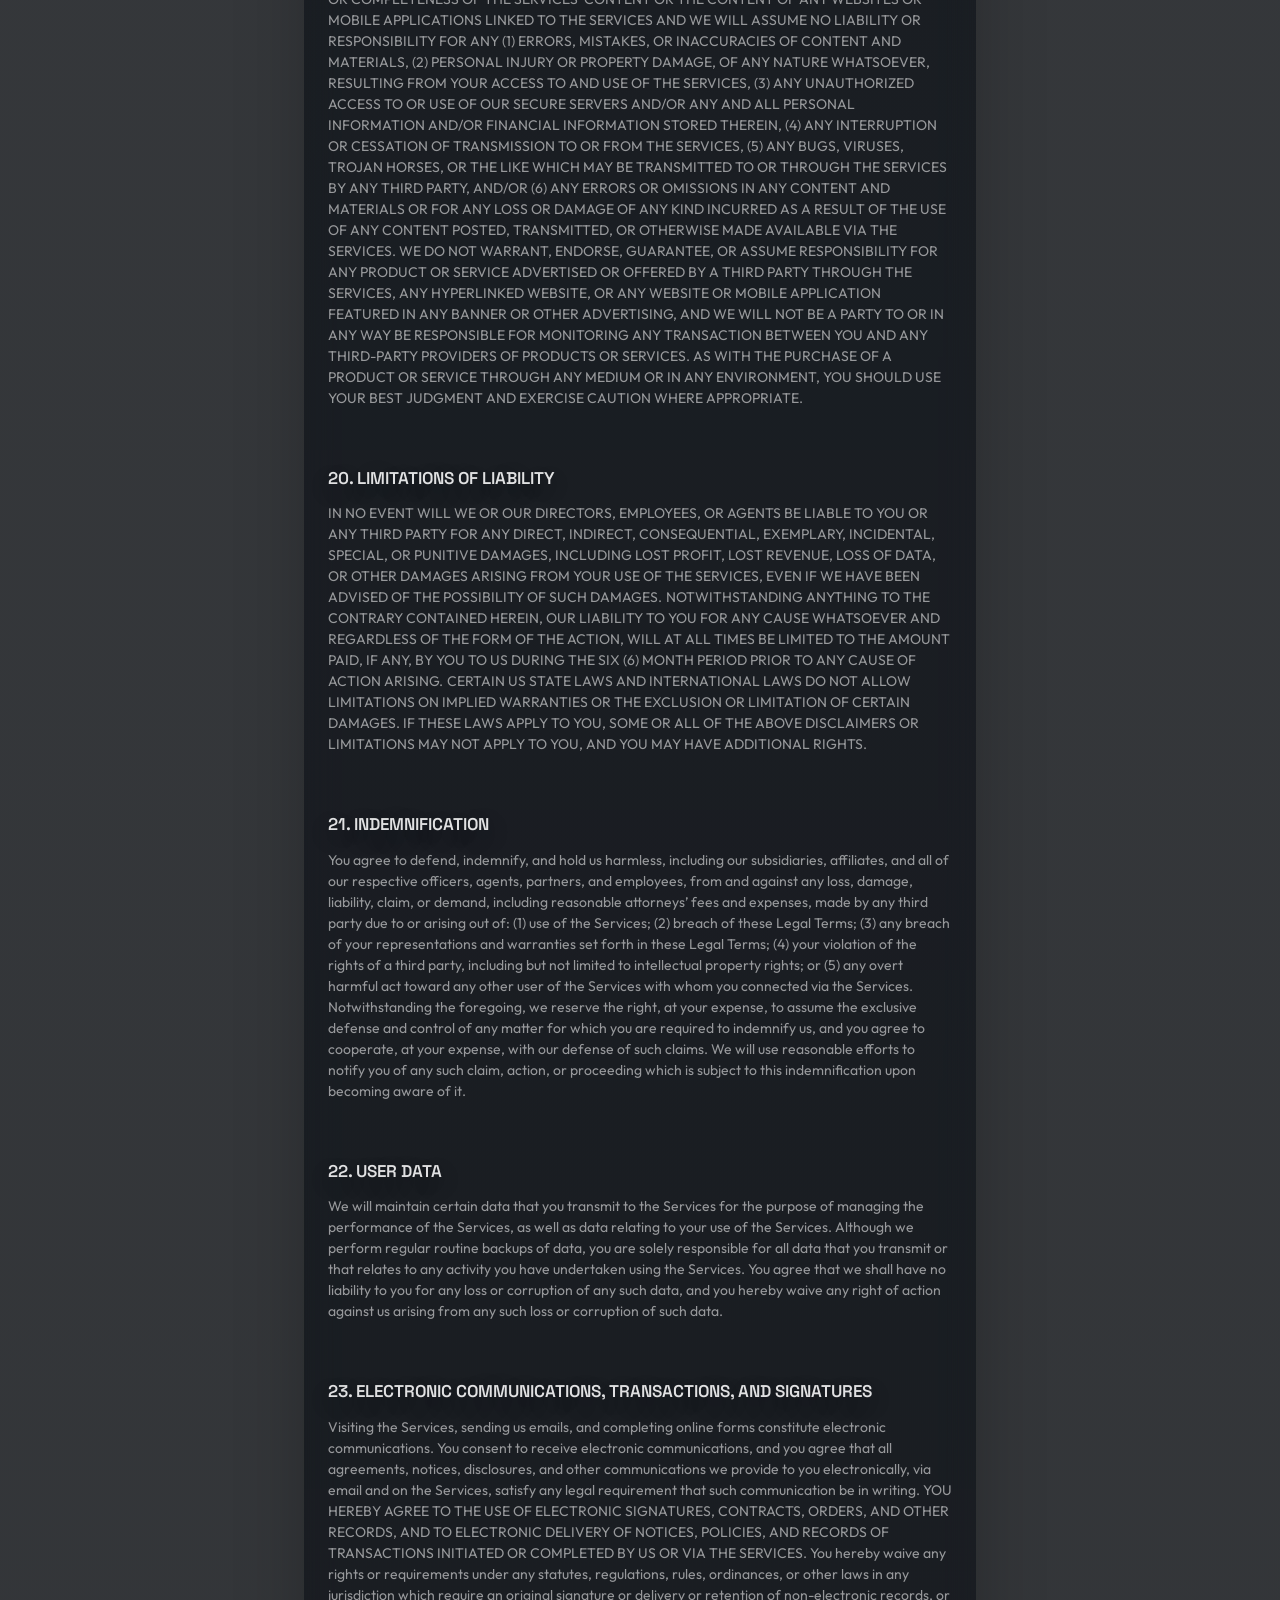
<file: terms.html>
<!DOCTYPE html>
<html lang="en">
<head>
  <meta charset="UTF-8">
  <meta name="viewport" content="width=device-width, initial-scale=1.0">
  <title>Terms of Service — Fuelstate</title>
  <link rel="icon" type="image/png" href="assets/favicon.png">
  <link rel="preconnect" href="https://fonts.googleapis.com">
  <link rel="preconnect" href="https://fonts.gstatic.com" crossorigin>
  <link href="https://fonts.googleapis.com/css2?family=Space+Grotesk:wght@500;600;700&family=Outfit:wght@300;400;500&display=swap" rel="stylesheet">
  <link rel="stylesheet" href="assets/docs.css?v=20260424b">
  <style>
    *, *::before, *::after { box-sizing: border-box; margin: 0; padding: 0; }
    :root {
      --bg: #0B1019;
      --text: rgba(255,255,255,0.87);
      --text-dim: rgba(255,255,255,0.55);
      --text-faint: rgba(255,255,255,0.40);
      --border: rgba(255,255,255,0.07);
      --gold: #C9963B;
      --surface: rgba(255,255,255,0.04);
    }
    html { -webkit-font-smoothing: antialiased; }
    body { background: var(--bg); color: var(--text); font-family: 'Outfit', sans-serif; }

    nav {
      padding: 20px 32px;
      border-bottom: 1px solid var(--border);
      display: flex;
      align-items: center;
      gap: 10px;
    }
    nav a { display: flex; align-items: center; gap: 10px; text-decoration: none; }
    nav img { width: 28px; height: 28px; border-radius: 7px; }
    nav span { font-family: 'Space Grotesk', sans-serif; font-size: 15px; font-weight: 600; color: var(--text); }

    main {
      max-width: 720px;
      margin: 0 auto;
      padding: 64px 24px 100px;
    }

    .doc-title {
      font-family: 'Space Grotesk', sans-serif;
      font-size: 32px;
      font-weight: 700;
      letter-spacing: -0.02em;
      color: var(--text);
      margin-bottom: 8px;
    }
    .doc-meta {
      font-size: 13px;
      color: var(--text-dim);
      margin-bottom: 48px;
      line-height: 1.6;
    }
    .doc-meta a { color: var(--gold); text-decoration: none; }
    .doc-meta a:hover { text-decoration: underline; }

    /* TOC box */
    .toc {
      background: var(--surface);
      border: 1px solid var(--border);
      border-radius: 10px;
      padding: 20px 24px;
      margin-bottom: 48px;
    }
    .toc-label {
      font-size: 11px;
      font-weight: 600;
      letter-spacing: 0.08em;
      text-transform: uppercase;
      color: var(--text-faint);
      margin-bottom: 14px;
    }
    .toc a {
      display: block;
      font-size: 13px;
      color: var(--text-dim);
      text-decoration: none;
      padding: 3px 0;
      line-height: 1.5;
    }
    .toc a:hover { color: var(--gold); }

    /* Termly content overrides — force dark theme */
    .termly-wrap {
      font-family: 'Outfit', sans-serif;
      font-size: 14px;
      line-height: 1.75;
      color: var(--text-dim);
    }

    /* Override every Termly color rule */
    .termly-wrap [data-custom-class='title'],
    .termly-wrap [data-custom-class='title'] * {
      font-family: 'Space Grotesk', sans-serif !important;
      font-size: 22px !important;
      color: var(--text) !important;
      font-weight: 700 !important;
    }
    .termly-wrap [data-custom-class='subtitle'],
    .termly-wrap [data-custom-class='subtitle'] * {
      font-family: 'Outfit', sans-serif !important;
      color: var(--text-dim) !important;
      font-size: 13px !important;
    }
    .termly-wrap [data-custom-class='heading_1'],
    .termly-wrap [data-custom-class='heading_1'] * {
      font-family: 'Space Grotesk', sans-serif !important;
      font-size: 17px !important;
      color: var(--text) !important;
      font-weight: 600 !important;
    }
    .termly-wrap [data-custom-class='heading_2'],
    .termly-wrap [data-custom-class='heading_2'] * {
      font-family: 'Outfit', sans-serif !important;
      font-size: 15px !important;
      color: var(--text) !important;
      font-weight: 500 !important;
    }
    .termly-wrap [data-custom-class='body_text'],
    .termly-wrap [data-custom-class='body_text'] * {
      color: var(--text-dim) !important;
      font-size: 14px !important;
      font-family: 'Outfit', sans-serif !important;
    }
    .termly-wrap [data-custom-class='link'],
    .termly-wrap [data-custom-class='link'] * {
      color: var(--gold) !important;
      font-size: 14px !important;
      font-family: 'Outfit', sans-serif !important;
    }
    .termly-wrap a { color: var(--gold) !important; }
    .termly-wrap a:hover { opacity: 0.8; }

    /* Force all inline color styles to readable values */
    .termly-wrap * { color: inherit; }
    .termly-wrap h1, .termly-wrap h2, .termly-wrap h3 {
      color: var(--text) !important;
      margin-top: 32px;
      margin-bottom: 12px;
    }
    .termly-wrap p, .termly-wrap div.MsoNormal { margin-bottom: 4px; }
    .termly-wrap ul, .termly-wrap ol {
      padding-left: 20px;
      margin-bottom: 12px;
    }
    .termly-wrap li { margin-bottom: 4px; }

    /* Hide Termly branding logo (SVG base64 badge) */
    .termly-wrap > span:first-child { display: none !important; }

    /* Hide "created using Termly" footer line */
    .termly-wrap > br ~ div { display: none !important; }

    footer {
      text-align: center;
      padding: 32px 24px 40px;
      border-top: 1px solid var(--border);
      font-size: 12px;
      color: var(--text-dim);
      font-family: 'Outfit', sans-serif;
    }
    footer a { color: var(--text-dim); text-decoration: none; }
    footer a:hover { color: var(--text); }
  </style>
</head>
<body class="docs-page">
  <nav>
    <a href="index.html">
      <img src="assets/logo.png" alt="Fuelstate">
      <span>Fuelstate</span>
    </a>
  </nav>

  <main>
    <h1 class="doc-title">Terms of Service</h1>
    <p class="doc-meta">
      Last updated April 16, 2026 &middot; Effective upon acceptance<br>
      Questions? <a href="mailto:hello@fuelstate.app">hello@fuelstate.app</a>
    </p>

    <div class="toc">
      <div class="toc-label">Contents</div>
      <a href="#agreement">1. Agreement to Terms</a>
      <a href="#services">2. Our Services</a>
      <a href="#ip">3. Intellectual Property Rights</a>
      <a href="#userreps">4. User Representations</a>
      <a href="#purchases">5. Purchases and Payment</a>
      <a href="#subscriptions">6. Subscriptions</a>
      <a href="#prohibited">7. Prohibited Activities</a>
      <a href="#ugc">8. User Generated Contributions</a>
      <a href="#license">9. Contribution License</a>
      <a href="#guidelines">10. Guidelines for Reviews</a>
      <a href="#mobile">11. Mobile Application License</a>
      <a href="#thirdparty">12. Third-Party Websites and Content</a>
      <a href="#advertisers">13. Advertisers</a>
      <a href="#sitemanage">14. Services Management</a>
      <a href="#privacypolicy">15. Privacy Policy</a>
      <a href="#dmca">16. Copyright Infringements</a>
      <a href="#terms">17. Term and Termination</a>
      <a href="#modifications">18. Modifications and Interruptions</a>
      <a href="#law">19. Governing Law</a>
      <a href="#disputes">20. Dispute Resolution</a>
      <a href="#corrections">21. Corrections</a>
      <a href="#disclaimer">22. Disclaimer</a>
      <a href="#liability">23. Limitations of Liability</a>
      <a href="#indemnification">24. Indemnification</a>
      <a href="#userdata">25. User Data</a>
      <a href="#addclause">26. Sports Nutrition Disclaimer</a>
      <a href="#contact">27. Contact Us</a>
    </div>

    <div class="termly-wrap">
<style>
  [data-custom-class='body'], [data-custom-class='body'] * {
          background: transparent !important;
        }
[data-custom-class='title'], [data-custom-class='title'] * {
          font-family: Arial !important;
font-size: 26px !important;
color: #000000 !important;
        }
[data-custom-class='subtitle'], [data-custom-class='subtitle'] * {
          font-family: Arial !important;
color: #595959 !important;
font-size: 14px !important;
        }
[data-custom-class='heading_1'], [data-custom-class='heading_1'] * {
          font-family: Arial !important;
font-size: 19px !important;
color: #000000 !important;
        }
[data-custom-class='heading_2'], [data-custom-class='heading_2'] * {
          font-family: Arial !important;
font-size: 17px !important;
color: #000000 !important;
        }
[data-custom-class='body_text'], [data-custom-class='body_text'] * {
          color: #595959 !important;
font-size: 14px !important;
font-family: Arial !important;
        }
[data-custom-class='link'], [data-custom-class='link'] * {
          color: #3030F1 !important;
font-size: 14px !important;
font-family: Arial !important;
word-break: break-word !important;
        }
</style>
      <span style="display: block;margin: 0 auto 3.125rem;width: 11.125rem;height: 2.375rem;background: url([data-uri]) center no-repeat;"></span>

      <div data-custom-class="body">
      <div align="center" style="text-align: left;"><div class="MsoNormal" data-custom-class="title" style="line-height: 1.5;"><bdt class="block-component"><span style="font-size: 19px;"></bdt><bdt class="question"><strong><h1>TERMS OF SERVICE</h1></strong></bdt><bdt class="statement-end-if-in-editor"></bdt></span></div><div class="MsoNormal" data-custom-class="subtitle" style="line-height: 1.5;"><strong>Last updated</strong> <bdt class="question"><strong>April 16, 2026</strong></bdt></div><div class="MsoNormal" style="line-height: 1.1;"><br></div><div style="line-height: 1.5;"><br></div><div style="line-height: 1.5;"><strong><span data-custom-class="heading_1"><h2>AGREEMENT TO OUR LEGAL TERMS</h2></span></strong></div></div><div align="center" style="text-align: left;"><div class="MsoNormal" id="agreement" style="line-height: 1.5;"><a name="_6aa3gkhykvst"></a></div></div><div align="center" style="text-align: left;"><div class="MsoNormal" data-custom-class="body_text" style="line-height: 1.5;"><span style="font-size:11.0pt;line-height:115%;font-family:Arial;
Calibri;color:#595959;mso-themecolor:text1;mso-themetint:166;">We are <bdt class="question noTranslate" data-id="9d459c4e-c548-e5cb-7729-a118548965d2">Fuelstate</bdt><bdt class="block-component"></bdt> (<bdt class="block-component"></bdt>"<strong>Company</strong>," "<strong>we</strong>," "<strong>us</strong>," "<strong>our</strong>"<bdt class="statement-end-if-in-editor"></bdt>)<span style="font-size:11.0pt;line-height:115%;
Arial;mso-fareast-font-family:Calibri;color:#595959;mso-themecolor:text1;
mso-themetint:166;"><span style="font-size:11.0pt;line-height:115%;
Arial;mso-fareast-font-family:Calibri;color:#595959;mso-themecolor:text1;
mso-themetint:166;"><span style="font-size:11.0pt;line-height:115%;
Arial;mso-fareast-font-family:Calibri;color:#595959;mso-themecolor:text1;
mso-themetint:166;"><bdt class="question"><bdt class="block-component"></bdt></bdt><span style="font-size:11.0pt;line-height:115%;
Arial;mso-fareast-font-family:Calibri;color:#595959;mso-themecolor:text1;
mso-themetint:166;"><bdt class="block-component"></bdt></span>, a company registered in<bdt class="block-component"></bdt><bdt class="block-component"></bdt><bdt class="block-component"> </bdt><span style="font-size:11.0pt;line-height:115%;
Arial;mso-fareast-font-family:Calibri;color:#595959;mso-themecolor:text1;
mso-themetint:166;"><span style="font-size:11.0pt;line-height:115%;
Arial;mso-fareast-font-family:Calibri;color:#595959;mso-themecolor:text1;
mso-themetint:166;"><bdt class="question noTranslate">California</bdt>, <bdt class="question noTranslate">United States</bdt></span></span><bdt class="statement-end-if-in-editor"></bdt><bdt class="block-component"></bdt></span></span></bdt> </span></span>at <bdt class="question noTranslate">2640 Kremeyer Cir, Apt 05</bdt><bdt class="block-component"></bdt></span></span>, <bdt class="question noTranslate">Carlsbad</bdt></span></span><span style="font-size: 15px;"><span data-custom-class="body_text"><span style="font-size: 15px;"><span data-custom-class="body_text"><span style="color: rgb(89, 89, 89);"><bdt class="block-component"></bdt><bdt class="block-component"></bdt>, <bdt class="question noTranslate">CA</bdt><bdt class="statement-end-if-in-editor"></bdt><bdt class="block-component"></bdt><bdt class="block-component"></bdt> <bdt class="question noTranslate">92008</bdt><bdt class="statement-end-if-in-editor"></bdt></span></span></span></span></span><span style="font-size:11.0pt;line-height:115%;
Arial;mso-fareast-font-family:Calibri;color:#595959;mso-themecolor:text1;
mso-themetint:166;"><span style="font-size:11.0pt;line-height:115%;
Arial;mso-fareast-font-family:Calibri;color:#595959;mso-themecolor:text1;
mso-themetint:166;"><bdt class="else-block"></bdt></bdt></span></bdt></span><bdt class="statement-end-if-in-editor">.</bdt></span><bdt class="block-component"></bdt></span></span></span></span></span></span></div></div><div align="center" style="line-height: 1;"><br></div><div align="center" style="text-align: left;"><div class="MsoNormal" data-custom-class="body_text" style="line-height: 1.5;"><span style="font-size:11.0pt;line-height:115%;font-family:Arial;
Calibri;color:#595959;mso-themecolor:text1;mso-themetint:166;">We operate <bdt class="block-component"></bdt><bdt class="block-component"></bdt>the mobile application <bdt class="question noTranslate">Fuelstate: Race Nutrition</bdt> (the <bdt class="block-component"></bdt>"<strong>App</strong>"<bdt class="statement-end-if-in-editor"></bdt>)<bdt class="statement-end-if-in-editor"></bdt>, as well as any other related products and services that refer or link to these legal terms (the <bdt class="block-component"></bdt>"<strong>Legal Terms</strong>"<bdt class="statement-end-if-in-editor"></bdt>) (collectively, the <bdt class="block-component"></bdt>"<strong>Services</strong>"<bdt class="statement-end-if-in-editor"></bdt>).<bdt class="block-component"></bdt></span></div><div class="MsoNormal" style="line-height: 1;"><br></div><div class="MsoNormal" data-custom-class="body_text" style="line-height: 1.5;"><bdt class="question">Fuelstate is a precision sports nutrition app for runners. It provides personalized fueling plans, real-time guidance during runs, and race-day nutrition protocols based on the user's physiology, pace, and products.</bdt></div><div class="MsoNormal" data-custom-class="body_text" style="line-height: 1.5;"><span style="font-size:11.0pt;line-height:115%;font-family:Arial;
Calibri;color:#595959;mso-themecolor:text1;mso-themetint:166;"><bdt class="statement-end-if-in-editor"></bdt></span></div><div class="MsoNormal" style="line-height: 1;"><br></div><div class="MsoNormal" data-custom-class="body_text" style="line-height: 1.5;"><span style="font-size:11.0pt;line-height:115%;font-family:Arial;
Calibri;color:#595959;mso-themecolor:text1;mso-themetint:166;">You can contact us by <bdt class="block-component">email at <bdt class="question noTranslate"><a target="_blank" data-custom-class="link" href="mailto:hello@fuelstate.app">hello@fuelstate.app</a></bdt><bdt class="block-component"></bdt> or by mail to <bdt class="question noTranslate">2640 Kremeyer Cir, Apt 05</bdt><bdt class="block-component"></bdt>, <bdt class="question noTranslate">Carlsbad</bdt><bdt class="block-component"></bdt><bdt class="block-component"></bdt>, <bdt class="question noTranslate">CA</bdt><bdt class="statement-end-if-in-editor"></bdt><bdt class="block-component"></bdt><bdt class="block-component"></bdt> <bdt class="question noTranslate">92008</bdt><bdt class="statement-end-if-in-editor"></bdt><bdt class="block-component"></bdt><bdt class="block-component">, </bdt><bdt class="question noTranslate">United States</bdt><bdt class="statement-end-if-in-editor"></bdt><bdt class="block-component"></bdt>.</span></div><div class="MsoNormal" style="line-height: 1;"><br></div><div class="MsoNormal" data-custom-class="body_text" style="line-height: 1.5;"><span style="font-size:11.0pt;line-height:115%;font-family:Arial;
Calibri;color:#595959;mso-themecolor:text1;mso-themetint:166;">These Legal Terms constitute a legally binding agreement made between you, whether personally or on behalf of an entity (<bdt class="block-component"></bdt>"<strong>you</strong>"<bdt class="statement-end-if-in-editor"></bdt>), and <bdt class="question noTranslate">Fuelstate</bdt>, concerning your access to and use of the Services. You agree that by accessing the Services, you have read, understood, and agreed to be bound by all of these Legal Terms. IF YOU DO NOT AGREE WITH ALL OF THESE LEGAL TERMS, THEN YOU ARE EXPRESSLY PROHIBITED FROM USING THE SERVICES AND YOU MUST DISCONTINUE USE IMMEDIATELY.<bdt class="block-component"></bdt><bdt class="block-component"></bdt></span></div><div class="MsoNormal" style="line-height: 1;"><br></div><div class="MsoNormal" data-custom-class="body_text" style="line-height: 1.5;"><span style="font-size:11.0pt;line-height:115%;font-family:Arial;
Calibri;color:#595959;mso-themecolor:text1;mso-themetint:166;">We will provide you with prior notice of any scheduled changes to the Services you are using. Changes to these Legal Terms will become effective <bdt class="question">seven (7)</bdt> days after the notice is given<bdt class="block-component"></bdt>, except if the changes apply to <bdt class="forloop-component"></bdt><bdt class="block-component"></bdt><bdt class="question">security updates</bdt><bdt class="block-component"></bdt><bdt class="forloop-component"></bdt><bdt class="block-component"></bdt>, and <bdt class="question">a court order</bdt><bdt class="statement-end-if-in-editor"></bdt><bdt class="forloop-component"></bdt>, in which case the changes will be effective immediately<bdt class="statement-end-if-in-editor"></bdt>. By continuing to use the Services after the effective date of any changes, you agree to be bound by the modified terms. If you disagree with such changes, you may terminate Services as per the section <bdt class="block-component"></bdt>"<bdt class="statement-end-if-in-editor"></bdt></span><a data-custom-class="link" href="#terms"><span style="font-size:11.0pt;line-height:115%;font-family:Arial;
Calibri;color: rgb(0, 58, 250);mso-themecolor:text1;mso-themetint:166;">TERM AND TERMINATION</span></a><span style="font-size:11.0pt;line-height:115%;font-family:Arial;
Calibri;color:#595959;mso-themecolor:text1;mso-themetint:166;"><bdt class="block-component"></bdt>."<bdt class="statement-end-if-in-editor"></bdt><bdt class="else-block"></bdt><bdt class="statement-end-if-in-editor"></bdt></span></div></div><div align="center" style="line-height: 1;"><br></div><div align="center" style="text-align: left;"><div class="MsoNormal" data-custom-class="body_text" style="line-height: 1.5;"><bdt class="block-container if" data-type="if" id="a2595956-7028-dbe5-123e-d3d3a93ed076"><bdt data-type="conditional-block"><bdt data-type="body"><span style="font-size:11.0pt;line-height:115%;font-family:Arial;
Calibri;color:#595959;mso-themecolor:text1;mso-themetint:166;"><bdt class="block-component"></bdt><bdt class="block-container if" data-type="if" id="a2595956-7028-dbe5-123e-d3d3a93ed076"><bdt data-type="conditional-block"><bdt data-type="body"><span style="color: rgb(89, 89, 89); font-size: 14.6667px;">The Services are intended for users who are at least 13 years of age. All users who are minors in the jurisdiction in which they reside (generally under the age of 18) must have the permission of, and be directly supervised by, their parent or guardian to use the Services. If you are a minor, you must have your parent or guardian read and agree to these Legal Terms prior to you using the Services.</span></bdt></bdt></bdt><bdt data-type="body"><span style="color: rgb(89, 89, 89); font-size: 14.6667px;"><bdt class="block-component"></bdt></bdt></div><div class="MsoNormal" style="line-height: 1;"><br></div><div class="MsoNormal" data-custom-class="body_text" style="line-height: 1.5;">We recommend that you print a copy of these Legal Terms for your records.</div><div class="MsoNormal" style="line-height: 1.5;"><br></div><div class="MsoNormal" data-custom-class="heading_1" style="line-height: 1.5;"><strong><h2>TABLE OF CONTENTS</h2></strong></div><div class="MsoNormal" style="line-height: 1.5;"><a data-custom-class="link" href="#services"><span data-custom-class="link"><span style="color: rgb(0, 58, 250); font-size: 15px;"><span data-custom-class="body_text">1. OUR SERVICES</span></span></span></a></div><div class="MsoNormal" style="line-height: 1.5;"><a data-custom-class="link" href="#ip"><span style="color: rgb(0, 58, 250);"><span data-custom-class="body_text">2. INTELLECTUAL PROPERTY RIGHTS</span></span></a></div><div class="MsoNormal" style="line-height: 1.5;"><a data-custom-class="link" href="#userreps"></a><a data-custom-class="link" href="#userreps"><span style="color: rbg(0, 58, 250); font-size: 15px; line-height: 1.5;"><span data-custom-class="body_text">3. USER REPRESENTATIONS</span></span></a></div><div class="MsoNormal" style="line-height: 1.5;"><span style="font-size: 15px;"><span data-custom-class="body_text"><bdt class="block-component"></bdt></span></span><a data-custom-class="link" href="#userreg"><span style="color: rgb(0, 58, 250); font-size: 15px;"><span data-custom-class="body_text">4. USER REGISTRATION</span></span></a><span style="font-size: 15px;"><span data-custom-class="body_text"><bdt class="statement-end-if-in-editor"></bdt></span></span> <a data-custom-class="link" href="#products"></a></div><div class="MsoNormal" style="line-height: 1.5;"><a data-custom-class="link" href="#products"><span style="color: rgb(0, 58, 250); font-size: 15px;"><span data-custom-class="body_text"><bdt class="block-component"></bdt></span></span></a> <a data-custom-class="link" href="#purchases"></a></div><div class="MsoNormal" style="line-height: 1.5;"><a data-custom-class="link" href="#purchases"><span style="color: rgb(0, 58, 250); font-size: 15px;"><span data-custom-class="body_text"><bdt class="block-component"></bdt>5. PURCHASES AND PAYMENT<bdt class="statement-end-if-in-editor"></bdt></span></span></a></div><div class="MsoNormal" style="line-height: 1.5;"><bdt class="block-component"><span style="font-size: 15px;"></span></bdt><a data-custom-class="link" href="#subscriptions"><span style="color: rgb(0, 58, 250); font-size: 15px;"><span data-custom-class="body_text">6. SUBSCRIPTIONS</span></span></a><bdt class="statement-end-if-in-editor"><span style="font-size: 15px;"></span></bdt></div><div class="MsoNormal" style="line-height: 1.5;"><span style="font-size: 15px;"><span data-custom-class="body_text"><bdt class="block-component"></bdt></span></span> <a data-custom-class="link" href="#software"></a> <a data-custom-class="link" href="#software"></a></div><div class="MsoNormal" style="line-height: 1.5;"><a data-custom-class="link" href="#software"><span style="color: rgb(0, 58, 250); font-size: 15px;"><span data-custom-class="body_text"><bdt class="block-component"></bdt></span></span></a> <a data-custom-class="link" href="#prohibited"></a></div><div class="MsoNormal" style="line-height: 1.5;"><a data-custom-class="link" href="#prohibited"><span style="color: rgb(0, 58, 250); font-size: 15px;"><span data-custom-class="body_text">7. PROHIBITED ACTIVITIES</span></span></a> <a data-custom-class="link" href="#ugc"></a></div><div class="MsoNormal" style="line-height: 1.5;"><a data-custom-class="link" href="#ugc"><span style="color: rgb(0, 58, 250); font-size: 15px;"><span data-custom-class="body_text">8. USER GENERATED CONTRIBUTIONS</span></span></a> <a data-custom-class="link" href="#license"></a></div><div class="MsoNormal" style="line-height: 1.5;"><a data-custom-class="link" href="#license"><span style="color: rgb(0, 58, 250); font-size: 15px;"><span data-custom-class="body_text">9. CONTRIBUTION <bdt class="block-component"></bdt>LICENSE<bdt class="statement-end-if-in-editor"></bdt></span></span></a> <a data-custom-class="link" href="#reviews"></a></div><div class="MsoNormal" style="line-height: 1.5;"><a data-custom-class="link" href="#reviews"><span style="color: rgb(0, 58, 250); font-size: 15px;"><span data-custom-class="body_text"><bdt class="block-component"></bdt></span></span></a> <a data-custom-class="link" href="#mobile"></a></div><div class="MsoNormal" style="line-height: 1.5;"><a data-custom-class="link" href="#mobile"><span style="color: rgb(0, 58, 250); font-size: 15px;"><span data-custom-class="body_text"><bdt class="block-component"></bdt>10. MOBILE APPLICATION <bdt class="block-component"></bdt>LICENSE<bdt class="statement-end-if-in-editor"></bdt><bdt class="statement-end-if-in-editor"></bdt></span></span></a> <a data-custom-class="link" href="#socialmedia"></a></div><div class="MsoNormal" style="line-height: 1.5;"><a data-custom-class="link" href="#socialmedia"><span style="color: rgb(0, 58, 250); font-size: 15px;"><span data-custom-class="body_text"><bdt class="block-component"></bdt>11. SOCIAL MEDIA<bdt class="statement-end-if-in-editor"></bdt></span></span></a> <a data-custom-class="link" href="#thirdparty"></a></div><div class="MsoNormal" style="line-height: 1.5;"><a data-custom-class="link" href="#thirdparty"><span style="color: rgb(0, 58, 250); font-size: 15px;"><span data-custom-class="body_text"><bdt class="block-component"></bdt></span></span></a> <a data-custom-class="link" href="#advertisers"></a></div><div class="MsoNormal" style="line-height: 1.5;"><a data-custom-class="link" href="#advertisers"><span style="color: rgb(0, 58, 250); font-size: 15px;"><span data-custom-class="body_text"><bdt class="block-component"></bdt></span></span></a> <a data-custom-class="link" href="#sitemanage"></a></div><div class="MsoNormal" style="line-height: 1.5;"><a data-custom-class="link" href="#sitemanage"><span style="color: rgb(0, 58, 250); font-size: 15px;"><span data-custom-class="body_text">12. SERVICES MANAGEMENT</span></span></a> <a data-custom-class="link" href="#ppyes"></a></div><div class="MsoNormal" style="line-height: 1.5;"><a data-custom-class="link" href="#ppyes"><span style="color: rgb(0, 58, 250); font-size: 15px;"><span data-custom-class="body_text"><bdt class="block-component"></bdt></span></span></a> <a data-custom-class="link" href="#ppno"></a></div><div class="MsoNormal" style="line-height: 1.5;"><a data-custom-class="link" href="#ppno"><span style="color: rgb(0, 58, 250); font-size: 15px;"><span data-custom-class="body_text"><bdt class="block-component"></bdt>13. PRIVACY POLICY<bdt class="statement-end-if-in-editor"></bdt></span></span></a> <a data-custom-class="link" href="#dmca"></a></div><div class="MsoNormal" style="line-height: 1.5;"><a data-custom-class="link" href="#dmca"><span style="color: rgb(0, 58, 250); font-size: 15px;"><span data-custom-class="body_text"><bdt class="block-component"></bdt><bdt class="block-component"></bdt><bdt class="statement-end-if-in-editor"></bdt></span></span></a></div><div class="MsoNormal" style="line-height: 1.5;"><span style="font-size: 15px;"><span data-custom-class="body_text"><bdt class="block-component"></bdt><bdt class="block-component"></bdt><bdt class="block-component"></bdt></span></span> <a data-custom-class="link" href="#terms"></a></div><div class="MsoNormal" style="line-height: 1.5;"><a data-custom-class="link" href="#terms"><span style="color: rgb(0, 58, 250); font-size: 15px;"><span data-custom-class="body_text">14. TERM AND TERMINATION</span></span></a> <a data-custom-class="link" href="#modifications"></a></div><div class="MsoNormal" style="line-height: 1.5;"><a data-custom-class="link" href="#modifications"><span style="color: rgb(0, 58, 250); font-size: 15px;"><span data-custom-class="body_text">15. MODIFICATIONS AND INTERRUPTIONS</span></span></a> <a data-custom-class="link" href="#law"></a></div><div class="MsoNormal" style="line-height: 1.5;"><a data-custom-class="link" href="#law"><span style="color: rgb(0, 58, 250); font-size: 15px;"><span data-custom-class="body_text">16. GOVERNING LAW</span></span></a> <a data-custom-class="link" href="#disputes"></a></div><div class="MsoNormal" style="line-height: 1.5;"><a data-custom-class="link" href="#disputes"><span style="color: rgb(0, 58, 250); font-size: 15px;"><span data-custom-class="body_text">17. DISPUTE RESOLUTION</span></span></a> <a data-custom-class="link" href="#corrections"></a></div><div class="MsoNormal" style="line-height: 1.5;"><a data-custom-class="link" href="#corrections"><span style="color: rgb(0, 58, 250); font-size: 15px;"><span data-custom-class="body_text">18. CORRECTIONS</span></span></a> <a data-custom-class="link" href="#disclaimer"></a></div><div class="MsoNormal" style="line-height: 1.5;"><a data-custom-class="link" href="#disclaimer"><span style="color: rgb(0, 58, 250); font-size: 15px;"><span data-custom-class="body_text">19. DISCLAIMER</span></span></a> <a data-custom-class="link" href="#liability"></a></div><div class="MsoNormal" style="line-height: 1.5;"><a data-custom-class="link" href="#liability"><span style="color: rgb(0, 58, 250); font-size: 15px;"><span data-custom-class="body_text">20. LIMITATIONS OF LIABILITY</span></span></a> <a data-custom-class="link" href="#indemnification"></a></div><div class="MsoNormal" style="line-height: 1.5;"><a data-custom-class="link" href="#indemnification"><span style="color: rgb(0, 58, 250); font-size: 15px;"><span data-custom-class="body_text">21. INDEMNIFICATION</span></span></a> <a data-custom-class="link" href="#userdata"></a></div><div class="MsoNormal" style="line-height: 1.5;"><a data-custom-class="link" href="#userdata"><span style="color: rgb(0, 58, 250); font-size: 15px;"><span data-custom-class="body_text">22. USER DATA</span></span></a> <a data-custom-class="link" href="#electronic"></a></div><div class="MsoNormal" style="line-height: 1.5;"><a data-custom-class="link" href="#electronic"><span style="color: rgb(0, 58, 250); font-size: 15px;"><span data-custom-class="body_text">23. ELECTRONIC COMMUNICATIONS, TRANSACTIONS, AND SIGNATURES</span></span></a> <a data-custom-class="link" href="#california"></a></div><div class="MsoNormal" style="line-height: 1.5;"><bdt class="block-component"><span style="font-size: 15px;"></span></bdt></div><div class="MsoNormal" style="line-height: 1.5;"><a data-custom-class="link" href="#california"><span style="color: rgb(0, 58, 250); font-size: 15px;"><span data-custom-class="body_text"><bdt class="block-component"></bdt>24. CALIFORNIA USERS AND RESIDENTS<bdt class="statement-end-if-in-editor"></bdt></span></span></a> <a data-custom-class="link" href="#misc"></a></div><div class="MsoNormal" style="line-height: 1.5;"><a data-custom-class="link" href="#misc"><span style="color: rgb(0, 58, 250); font-size: 15px;"><span data-custom-class="body_text">25. MISCELLANEOUS</span></span></a> <a data-custom-class="link" href="#contact"></a></div><div class="MsoNormal" style="line-height: 1.5;"><bdt class="block-component"></bdt><a data-custom-class="link" href="#addclause"><span style="color: rgb(0, 58, 250);"><span data-custom-class="body_text">26. <bdt class="question">SPORTS NUTRITION DISCLAIMER AND ASSUMPTION OF RISK</bdt></span></span></a><bdt class="statement-end-if-in-editor"><span data-custom-class="body_text"></span></bdt></div><div class="MsoNormal" style="line-height: 1.5;"><bdt class="block-component"></bdt></div><div class="MsoNormal" style="line-height: 1.5;"><bdt class="block-component"></bdt></div><div class="MsoNormal" style="line-height: 1.5;"><bdt class="block-component"></bdt></div><div class="MsoNormal" style="line-height: 1.5;"><bdt class="block-component"></bdt></div><div class="MsoNormal" style="line-height: 1.5;"><bdt class="block-component"></bdt></div><div class="MsoNormal" style="line-height: 1.5;"><bdt class="block-component"></bdt></div><div class="MsoNormal" style="line-height: 1.5;"><bdt class="block-component"></bdt></div><div class="MsoNormal" style="line-height: 1.5;"><bdt class="block-component"></bdt></div><div class="MsoNormal" style="line-height: 1.5;"><bdt class="block-component"></bdt></div><div class="MsoNormal" style="line-height: 1.5;"><a data-custom-class="link" href="#contact"><span style="color: rgb(0, 58, 250); font-size: 15px;"><span data-custom-class="body_text">27. CONTACT US</span></span></a></div></div><div align="center" style="text-align: left;"><div class="MsoNormal" data-custom-class="heading_1" style="line-height: 1.5;"><a name="_b6y29mp52qvx"></a></div><div class="MsoNormal" style="line-height: 1.5;"><br></div><div class="MsoNormal" data-custom-class="heading_1" id="services" style="line-height: 1.5;"><strong><span style="font-size: 19px; line-height: 1.5;"><h2>1. OUR SERVICES</h2></span></strong></div><div class="MsoNormal" data-custom-class="body_text" style="line-height: 1.5;"><span style="font-size: 15px;">The information provided when using the Services is not intended for distribution to or use by any person or entity in any jurisdiction or country where such distribution or use would be contrary to law or regulation or which would subject us to any registration requirement within such jurisdiction or country. Accordingly, those persons who choose to access the Services from other locations do so on their own initiative and are solely responsible for compliance with local laws, if and to the extent local laws are applicable.<bdt class="block-component"></bdt></span><bdt class="block-component"><span style="font-size: 15px;"></span></bdt></div><div class="MsoNormal" style="line-height: 1.5;"><br></div><div class="MsoNormal" data-custom-class="body_text" style="line-height: 1.5;"><span style="font-size: 15px;">The Services are not tailored to comply with industry-specific regulations (Health Insurance Portability and Accountability Act (HIPAA), Federal Information Security Management Act (FISMA), etc.), so if your interactions would be subjected to such laws, you may not use the Services. You may not use the Services in a way that would violate the Gramm-Leach-Bliley Act (GLBA).<bdt class="block-component"></bdt><bdt class="statement-end-if-in-editor"></bdt></div><div class="MsoNormal" style="line-height: 1.5;"><br></div></div><div align="center" data-custom-class="heading_1" style="text-align: left; line-height: 1.5;"><strong><span id="ip" style="font-size: 19px; line-height: 1.5;"><h2>2. INTELLECTUAL PROPERTY RIGHTS</h2></span></strong></div><div align="center" style="text-align: left;"><div class="MsoNormal" data-custom-class="heading_2" style="line-height: 1.5;"><strong><h3>Our intellectual property</h3></strong></div><div class="MsoNormal" data-custom-class="body_text" style="line-height: 1.5;"><span style="font-size:11.0pt;line-height:115%;font-family:Arial;
Calibri;color:#595959;mso-themecolor:text1;mso-themetint:166;">We are the owner or the licensee of all intellectual property rights in our Services, including all source code, databases, functionality, software, website designs, audio, video, text, photographs, and graphics in the Services (collectively, the <bdt class="block-component"></bdt>"Content"<bdt class="statement-end-if-in-editor"></bdt>), as well as the trademarks, service marks, and logos contained therein (the <bdt class="block-component"></bdt>"Marks"<bdt class="statement-end-if-in-editor"></bdt>).</span></div><div class="MsoNormal" style="line-height: 1.5;"><br></div><div class="MsoNormal" data-custom-class="body_text" style="line-height: 1.5;"><span style="font-size:11.0pt;line-height:115%;font-family:Arial;
Calibri;color:#595959;mso-themecolor:text1;mso-themetint:166;">Our Content and Marks are protected by copyright and trademark laws (and various other intellectual property rights and unfair competition laws) and treaties<bdt class="block-component"></bdt> in the United States and<bdt class="statement-end-if-in-editor"></bdt> around the world.</span></div><div class="MsoNormal" style="line-height: 1.5;"><br></div><div class="MsoNormal" data-custom-class="body_text" style="line-height: 1.5;"><span style="font-size:11.0pt;line-height:115%;font-family:Arial;
Calibri;color:#595959;mso-themecolor:text1;mso-themetint:166;">The Content and Marks are provided in or through the Services <bdt class="block-component"></bdt>"AS IS"<bdt class="statement-end-if-in-editor"></bdt> for your <bdt class="block-component"></bdt>personal, non-commercial use<bdt class="block-component"></bdt> only.</span></div><div class="MsoNormal" data-custom-class="heading_2" style="line-height: 1.5;"><strong><h3>Your use of our Services</h3></strong></div><div class="MsoNormal" data-custom-class="body_text" style="line-height: 1.5;"><span style="font-size: 15px;">Subject to your compliance with these Legal Terms, including the <bdt class="block-component"></bdt>"<bdt class="statement-end-if-in-editor"></bdt></span><a data-custom-class="link" href="#prohibited"><span style="color: rgb(0, 58, 250); font-size: 15px;">PROHIBITED ACTIVITIES</span></a><span style="font-size: 15px;"><bdt class="block-component"></bdt>"<bdt class="statement-end-if-in-editor"></bdt> section below, we grant you a non-exclusive, non-transferable, revocable <bdt class="block-component"></bdt>license<bdt class="statement-end-if-in-editor"></bdt> to:</span></div><ul><li class="MsoNormal" data-custom-class="body_text" style="line-height: 1.5;"><span style="font-size: 15px;">access the Services; and</span></li><li class="MsoNormal" data-custom-class="body_text" style="line-height: 1.5;"><span style="font-size: 15px;">download or print a copy of any portion of the Content to which you have properly gained access,</span></li></ul><div class="MsoNormal" data-custom-class="body_text" style="line-height: 1.5;"><span style="font-size:11.0pt;line-height:115%;font-family:Arial;
Calibri;color:#595959;mso-themecolor:text1;mso-themetint:166;">solely for your <bdt class="block-component"></bdt>personal, non-commercial use<bdt class="block-component"></bdt>.</span></div><div class="MsoNormal" style="line-height: 1.5;"><br></div><div class="MsoNormal" data-custom-class="body_text" style="line-height: 1.5;"><span style="font-size:11.0pt;line-height:115%;font-family:Arial;
Calibri;color:#595959;mso-themecolor:text1;mso-themetint:166;">Except as set out in this section or elsewhere in our Legal Terms, no part of the Services and no Content or Marks may be copied, reproduced,
aggregated, republished, uploaded, posted, publicly displayed, encoded,
translated, transmitted, distributed, sold, licensed, or otherwise exploited
for any commercial purpose whatsoever, without our express prior written
permission.</span></div><div class="MsoNormal" style="line-height: 1.5;"><br></div><div class="MsoNormal" data-custom-class="body_text" style="line-height: 1.5;"><span style="font-size:11.0pt;line-height:115%;font-family:Arial;
Calibri;color:#595959;mso-themecolor:text1;mso-themetint:166;">If you wish to make any use of the Services, Content, or Marks other than as set out in this section or elsewhere in our Legal Terms, please address your request to: <bdt class="question noTranslate"><a target="_blank" data-custom-class="link" href="mailto:hello@fuelstate.app">hello@fuelstate.app</a></bdt>. If we ever grant you the permission to post, reproduce, or publicly display any part of our Services or Content, you must identify us as the owners or licensors of the Services, Content, or Marks and ensure that any copyright or proprietary notice appears or is visible on posting, reproducing, or displaying our Content.</span></div></div><div align="center" style="line-height: 1.5;"><br></div><div align="center" style="text-align: left;"><div class="MsoNormal" data-custom-class="body_text" style="line-height: 1.5;"><span style="font-size:11.0pt;line-height:115%;font-family:Arial;
Calibri;color:#595959;mso-themecolor:text1;mso-themetint:166;">We reserve all rights not expressly granted to you in and to the Services, Content, and Marks.</span></div><div class="MsoNormal" style="line-height: 1.5;"><br></div><div class="MsoNormal" data-custom-class="body_text" style="line-height: 1.5;"><span style="font-size:11.0pt;line-height:115%;font-family:Arial;
Calibri;color:#595959;mso-themecolor:text1;mso-themetint:166;">Any breach of these Intellectual Property Rights will constitute a material breach of our Legal Terms and your right to use our Services will terminate immediately.</span></div><div class="MsoNormal" data-custom-class="heading_2" style="line-height: 1.5;"><span style="font-size:11.0pt;line-height:1.5;font-family:Arial;
Calibri;color:#595959;mso-themecolor:text1;mso-themetint:166;"><strong><h3>Your submissions<bdt class="block-component"></strong></bdt></span></div><div class="MsoNormal" data-custom-class="body_text" style="line-height: 1.5;"><span style="font-size: 15px;">Please review this section and the <bdt class="block-component"></bdt>"<bdt class="statement-end-if-in-editor"></bdt><a data-custom-class="link" href="#prohibited"><span style="color: rgb(0, 58, 250);">PROHIBITED ACTIVITIES</span></a><bdt class="block-component"></bdt>"<bdt class="statement-end-if-in-editor"></bdt> section carefully prior to using our Services to understand the (a) rights you give us and (b) obligations you have when you post or upload any content through the Services.</span></div><div class="MsoNormal" style="line-height: 1.5;"><br></div><div class="MsoNormal" data-custom-class="body_text" style="line-height: 1.5;"><span style="font-size: 15px;"><strong>Submissions:</strong> By directly sending us any question, comment, suggestion, idea, feedback, or other information about the Services (<bdt class="block-component"></bdt>"Submissions"<bdt class="statement-end-if-in-editor"></bdt>), you agree to assign to us all intellectual property rights in such Submission. You agree that we shall own this Submission and be entitled to its unrestricted use and dissemination for any lawful purpose, commercial or otherwise, without acknowledgment or compensation to you.<bdt class="block-component"></bdt></span></div><div class="MsoNormal" style="line-height: 1.5;"><br></div><div class="MsoNormal" data-custom-class="body_text" style="line-height: 1.5;"><span style="font-size: 15px;"><strong>You are responsible for what you post or upload:</strong> By sending us Submissions<bdt class="block-component"></bdt> through any part of the Services<bdt class="block-component"></bdt> you:</span></div><ul><li class="MsoNormal" data-custom-class="body_text" style="line-height: 1.5;"><span style="font-size: 15px;">confirm that you have read and agree with our <bdt class="block-component"></bdt>"<bdt class="statement-end-if-in-editor"></bdt></span><a data-custom-class="link" href="#prohibited"><span style="color: rgb(0, 58, 250); font-size: 15px;">PROHIBITED ACTIVITIES</span></a><span style="font-size: 15px;"><bdt class="block-component"></bdt>"<bdt class="statement-end-if-in-editor"></bdt> and will not post, send, publish, upload, or transmit through the Services any Submission<bdt class="block-component"></bdt> that is illegal, harassing, hateful, harmful, defamatory, obscene, bullying, abusive, discriminatory, threatening to any person or group, sexually explicit, false, inaccurate, deceitful, or misleading;</span></li><li class="MsoNormal" data-custom-class="body_text" style="line-height: 1.5;"><span style="font-size: 15px;">to the extent permissible by applicable law, waive any and all moral rights to any such Submission<bdt class="block-component"></bdt>;</span></li><li class="MsoNormal" data-custom-class="body_text" style="line-height: 1.5;"><span style="font-size: 15px;">warrant that any such Submission<bdt class="block-component"></bdt> are original to you or that you have the necessary rights and <bdt class="block-component"></bdt>licenses<bdt class="statement-end-if-in-editor"></bdt> to submit such Submissions<bdt class="block-component"></bdt> and that you have full authority to grant us the above-mentioned rights in relation to your Submissions<bdt class="block-component"></bdt>; and</span></li><li class="MsoNormal" data-custom-class="body_text" style="line-height: 1.5;"><span style="font-size: 15px;">warrant and represent that your Submissions<bdt class="block-component"></bdt> do not constitute confidential information.</span></li></ul><div class="MsoNormal" data-custom-class="body_text" style="line-height: 1.5;">You are solely responsible for your Submissions<bdt class="block-component"></bdt> and you expressly agree to reimburse us for any and all losses that we may suffer because of your breach of (a) this section, (b) any third party’s intellectual property rights, or (c) applicable law.<bdt class="block-component"></bdt><bdt class="block-component"></bdt></div><div class="MsoNormal" style="line-height: 1.5;"><br></div></div><div align="center" style="text-align: left;"><div class="MsoNormal" data-custom-class="heading_1" id="userreps" style="line-height: 1.5;"><a name="_5hg7kgyv9l8z"></a><strong><span style="line-height: 1.5; font-family: Arial; font-size: 19px;"><h2>3. USER REPRESENTATIONS</h2></span></strong></div></div><div align="center" style="text-align: left;"><div class="MsoNormal" data-custom-class="body_text" style="line-height: 1.5;"><span style="font-size:11.0pt;line-height:115%;font-family:Arial;
Calibri;color:#595959;mso-themecolor:text1;mso-themetint:166;">By using the Services, you represent and warrant that:</span><bdt class="block-container if" data-type="if" id="d2d82ca8-275f-3f86-8149-8a5ef8054af6"><bdt data-type="conditional-block"><bdt class="block-component" data-record-question-key="user_account_option" data-type="statement"></bdt> <bdt data-type="body"><span style="color: rgb(89, 89, 89); font-size: 11pt;">(</span><span style="color: rgb(89, 89, 89); font-size: 14.6667px;">1</span><span style="color: rgb(89, 89, 89); font-size: 11pt;">) all registration information you submit
will be true, accurate, current, and complete; (</span><span style="color: rgb(89, 89, 89); font-size: 14.6667px;">2</span><span style="color: rgb(89, 89, 89); font-size: 11pt;">) you will maintain the accuracy of such information and promptly update such registration information as necessary;</span></bdt></bdt><bdt class="statement-end-if-in-editor" data-type="close"></bdt> </bdt><span style="color: rgb(89, 89, 89); font-size: 11pt;">(</span><span style="color: rgb(89, 89, 89); font-size: 14.6667px;">3</span><span style="color: rgb(89, 89, 89); font-size: 11pt;">) you have the legal capacity and you agree to comply with these Legal Terms;</span><bdt class="block-container if" data-type="if" id="8d4c883b-bc2c-f0b4-da3e-6d0ee51aca13"><bdt data-type="conditional-block"><bdt class="block-component" data-record-question-key="user_u13_option" data-type="statement"></bdt> <bdt data-type="body"><span style="color: rgb(89, 89, 89); font-size: 11pt;">(</span><span style="color: rgb(89, 89, 89); font-size: 14.6667px;">4</span><span style="color: rgb(89, 89, 89); font-size: 11pt;">) you are not under the age of 13;</span></bdt></bdt><bdt class="statement-end-if-in-editor" data-type="close"></bdt> </bdt><span style="color: rgb(89, 89, 89); font-size: 11pt;">(</span><span style="color: rgb(89, 89, 89); font-size: 14.6667px;">5</span><span style="color: rgb(89, 89, 89); font-size: 11pt;">) you are not a
minor in the jurisdiction in which you reside<bdt class="block-container if" data-type="if" id="76948fab-ec9e-266a-bb91-948929c050c9"><bdt data-type="conditional-block"><bdt class="block-component" data-record-question-key="user_o18_option" data-type="statement"></bdt><bdt data-type="body">, or if a minor, you have
received parental permission to use the Services</bdt></bdt><bdt class="statement-end-if-in-editor" data-type="close"></bdt></bdt>; (</span><span style="color: rgb(89, 89, 89); font-size: 14.6667px;">6</span><span style="color: rgb(89, 89, 89); font-size: 11pt;">) you will not access the Services through automated or non-human means, whether through a bot, script or
otherwise; (</span><span style="color: rgb(89, 89, 89); font-size: 14.6667px;">7</span><span style="color: rgb(89, 89, 89); font-size: 11pt;">) you will not use the Services for any illegal or <bdt class="block-component"></bdt>unauthorized<bdt class="statement-end-if-in-editor"></bdt> purpose; and (</span><span style="color: rgb(89, 89, 89); font-size: 14.6667px;">8</span><span style="color: rgb(89, 89, 89); font-size: 11pt;">) your use of the Services will not violate any applicable law or regulation.</span><span style="color: rgb(89, 89, 89); font-size: 14.6667px;"></span></div></div><div align="center" style="line-height: 1.5;"><br></div><div align="center" style="text-align: left;"><div class="MsoNormal" style="text-align: justify; line-height: 115%;"><div class="MsoNormal" style="line-height: 17.25px;"><div class="MsoNormal" data-custom-class="body_text" style="line-height: 1.5; text-align: left;"><span style="font-size: 11pt; line-height: 16.8667px; color: rgb(89, 89, 89);">If you provide any information that is untrue, inaccurate, not current, or incomplete, we have the right to suspend or terminate your account and refuse any and all current or future use of the Services (or any portion thereof).</span></div><div class="MsoNormal" style="line-height: 1.1; text-align: left;"><bdt class="block-component"></bdt></div><div class="MsoNormal" style="line-height: 1.5; text-align: left;"><br></div></div><div class="MsoNormal" style="line-height: 1;"><bdt data-type="conditional-block"><bdt data-type="body"><div class="MsoNormal" data-custom-class="heading_1" id="userreg" style="line-height: 1.5; text-align: left;"><strong><span style="line-height: 1.5; font-size: 19px;"><h2>4. USER REGISTRATION</h2></span></strong></div></bdt></bdt></div><div class="MsoNormal" style="line-height: 1;"><bdt data-type="conditional-block"><bdt data-type="body"><div class="MsoNormal" data-custom-class="body_text" style="text-align: left; line-height: 1.5;"><span style="font-size: 11pt; line-height: 16.8667px; color: rgb(89, 89, 89);">You may be required to register to use the Services. You agree to keep your password confidential and will be responsible for all use of your account and password. We reserve the right to remove, reclaim, or change a username you select if we determine, in our sole discretion, that such username is inappropriate, obscene, or otherwise objectionable.<bdt class="statement-end-if-in-editor" data-type="close"></bdt></span></div></bdt></bdt> <bdt class="block-component"><span style="font-size: 15px;"></bdt></span></div><div class="MsoNormal" style="line-height: 1.5; text-align: left;"><bdt class="block-component"><span style="font-size: 15px;"></span></bdt></div><div class="MsoNormal" style="line-height: 1.5; text-align: left;"><br></div></div></div><div align="center" style="text-align: left;"><div class="MsoNormal" data-custom-class="heading_1" id="purchases" style="line-height: 1.5;"><a name="_ynub0jdx8pob"></a><strong><span style="line-height: 1.5; font-family: Arial; font-size: 19px;"><h2>5. PURCHASES AND PAYMENT</h2></span></strong></div></div><div align="center" style="text-align: left;"><div class="MsoNormal" style="line-height: 1.5;"><bdt class="block-component"><span style="font-size: 15px;"></span></bdt></div><div class="MsoNormal" data-custom-class="body_text" style="line-height: 1.5;"><span style="font-size:11.0pt;line-height:115%;font-family:Arial;
Calibri;color:#595959;mso-themecolor:text1;mso-themetint:166;">We accept the following forms of payment:</span></div><div class="MsoNormal" style="text-align:justify;line-height:115%;"><div class="MsoNormal" style="text-align: left; line-height: 1;"><br></div></div><div class="MsoNormal" data-custom-class="body_text" style="line-height: 1.5; margin-left: 20px;"><span style="font-size:11.0pt;line-height:115%;font-family:Arial;
Calibri;color:#595959;mso-themecolor:text1;mso-themetint:166;"><bdt class="forloop-component"></bdt>-  <bdt class="question noTranslate">Apple in-app purchase</bdt></span></div><div class="MsoNormal" data-custom-class="body_text" style="line-height: 1.5; margin-left: 20px;"><span style="font-size:11.0pt;line-height:115%;font-family:Arial;
Calibri;color:#595959;mso-themecolor:text1;mso-themetint:166;"><bdt class="forloop-component"></bdt></span></div><div class="MsoNormal" style="line-height: 1;"><span style="font-size:11.0pt;line-height:115%;font-family:Arial;
Calibri;color:#595959;mso-themecolor:text1;mso-themetint:166;"><br></span></div><div class="MsoNormal" data-custom-class="body_text" style="line-height: 1.5;"><span style="font-size:11.0pt;line-height:115%;font-family:Arial;
Calibri;color:#595959;mso-themecolor:text1;mso-themetint:166;">You agree to provide current, complete, and accurate purchase and account information for all purchases made via the Services. You further agree to promptly update account and payment information, including email address, payment method, and payment card expiration date, so that we can complete your transactions and contact you as needed. Sales tax will be added to the price of purchases as deemed required by us. We may change prices at any time. All payments shall be </span><span style="font-size: 15px; line-height: 115%; font-family: Arial; color: rgb(89, 89, 89);">in <bdt class="question">US dollars</bdt>.</span></div></div><div align="center" style="line-height: 1.5;"><br></div><div align="center" style="text-align: left;"><div class="MsoNormal" data-custom-class="body_text" style="line-height: 1.5;"><span style="font-size:11.0pt;line-height:115%;font-family:Arial;
Calibri;color:#595959;mso-themecolor:text1;mso-themetint:166;">You agree to pay all charges at the prices then in effect for your purchases and any applicable shipping fees, and you <bdt class="block-component"></bdt>authorize<bdt class="statement-end-if-in-editor"></bdt> us to charge your chosen payment provider for any such amounts upon placing your order. We reserve the right to correct any errors or mistakes in pricing, even if we have already requested or received payment.</span></div></div><div align="center" style="line-height: 1.5;"><br></div><div align="center" style="text-align: left; line-height: 1.5;"><div class="MsoNormal" data-custom-class="body_text" style="line-height: 1.5;"><span style="font-size:11.0pt;line-height:115%;font-family:Arial;
Calibri;color:#595959;mso-themecolor:text1;mso-themetint:166;">We reserve the right to refuse any order placed through the Services. We may, in our sole discretion, limit or cancel quantities purchased per person, per household, or per order. These restrictions may include orders placed by or under the same customer account, the same payment method, and/or orders that use the same billing or shipping address. We reserve the right to limit or prohibit orders that, in our sole <bdt class="block-component"></bdt>judgment<bdt class="statement-end-if-in-editor"></bdt>, appear to be placed by dealers, resellers, or distributors.</span><span style="line-height: 115%; font-family: Arial; color: rgb(89, 89, 89);"><bdt data-type="conditional-block" style="color: rgb(10, 54, 90); text-align: left;"><bdt class="block-component" data-record-question-key="return_option" data-type="statement" style="font-size: 15px;"></bdt></bdt></span></div><div class="MsoNormal" style="line-height: 1.5;"><bdt class="block-component"><span style="font-size: 15px;"></span></bdt></div><div class="MsoNormal" style="line-height: 1.5;"><br></div><div class="MsoNormal" data-custom-class="heading_1" id="subscriptions" style="line-height: 1.5;"><strong><span style="font-size: 19px; line-height: 1.5;"><h2>6. SUBSCRIPTIONS</h2></span></strong></div><div class="MsoNormal" style="line-height: 1.5;"><bdt class="block-component"></bdt></div><div class="MsoNormal" data-custom-class="heading_2" style="line-height: 1.5;"><strong><span style="font-size: 15px; line-height: 1.5;"><h3>Billing and Renewal</h3></span></strong></div><div class="MsoNormal" data-custom-class="body_text" style="line-height: 1.5;"><span style="font-size: 15px;"><bdt class="block-component"></bdt>Your subscription will continue and automatically renew unless <bdt class="block-component"></bdt>canceled<bdt class="statement-end-if-in-editor"></bdt>. You consent to our charging your payment method on a recurring basis without requiring your prior approval for each recurring charge, until such time as you cancel the applicable order.<bdt class="block-component"></bdt> The length of your billing cycle <bdt class="block-component"></bdt>will depend on the type of subscription plan you choose when you subscribed to the Services<bdt class="else-block"></bdt>.<bdt class="statement-end-if-in-editor"></bdt><bdt class="else-block"></bdt></span></div><div class="MsoNormal" style="line-height: 1.5;"><bdt class="block-component"><span style="font-size: 15px;"></bdt></span><bdt class="block-component"><span style="font-size: 15px;"></span></bdt></div><div class="MsoNormal" data-custom-class="heading_2" style="line-height: 1.5;"><span style="font-size: 15px; line-height: 1.5;"><strong><h3>Cancellation</h3></strong></span></div><div class="MsoNormal" data-custom-class="body_text" style="line-height: 1.5;"><bdt class="block-component"><span style="font-size: 15px;"></bdt><bdt class="block-component"></bdt><bdt class="question">Subscriptions are managed and cancelled through the user's Apple ID settings in the iOS App Store.</bdt><bdt class="statement-end-if-in-editor"></bdt> Your cancellation will take effect at the end of the current paid term. If you have any questions or are unsatisfied with our Services, please email us at <bdt class="question noTranslate"><a target="_blank" data-custom-class="link" href="mailto:hello@fuelstate.app">hello@fuelstate.app</a></bdt>.<bdt class="statement-end-if-in-editor"></bdt><br></span></div><div class="MsoNormal" data-custom-class="heading_2" style="line-height: 1.5;"><strong><span style="font-size: 15px; line-height: 1.5;"><h3>Fee Changes</h3></span></strong></div><span style="font-size: 15px;"><span data-custom-class="body_text">We may, from time to time, make changes to the subscription fee and will communicate any price changes to you in accordance with applicable law.</span></span><div class="MsoNormal" style="line-height: 1.5;"><br></div><div class="MsoNormal" data-custom-class="heading_2" style="line-height: 1.5;"><strong><span style="font-size: 15px; line-height: 1.5;"><h3>Refunds</h3></span></strong></div><div class="MsoNormal" data-custom-class="body_text" style="line-height: 1.5;"><span style="font-size: 15px;"><span data-custom-class="body_text">All purchases are processed by Apple. Refund requests are subject to Apple's standard refund policy available at <a href="https://www.apple.com/legal/internet-services/itunes/us/terms.html" target="_blank" data-custom-class="link">apple.com/legal/internet-services/itunes/us/terms.html</a>.</span></span></div><div class="MsoNormal" style="line-height: 1.5;"><span style="font-size: 15px;"><bdt class="statement-end-if-in-editor"></bdt></span><bdt class="block-component"><span style="font-size: 15px;"></bdt></span></div><div class="MsoNormal" style="line-height: 1.5;"><bdt class="block-component"></bdt></div><div class="MsoNormal" style="text-align: justify; line-height: 1.5;"><span style="line-height: 115%; font-family: Arial; color: rgb(89, 89, 89);"><bdt data-type="conditional-block" style="color: rgb(10, 54, 90); text-align: left;"><bdt data-type="body"><div class="MsoNormal" style="font-size: 15px; line-height: 1.5;"><br></div></bdt></bdt></span><div class="MsoNormal" data-custom-class="heading_1" id="prohibited" style="text-align: left; line-height: 1.5;"><strong><span style="line-height: 1.5; font-size: 19px;"><h2>7. PROHIBITED ACTIVITIES</h2></span></strong></div></div><div class="MsoNormal" style="text-align: justify; line-height: 1;"><div class="MsoNormal" data-custom-class="body_text" style="line-height: 1.5; text-align: left;"><span style="font-size: 11pt; line-height: 16.8667px; color: rgb(89, 89, 89);">You may not access or use the Services for any purpose other than that for which we make the Services available. The Services may not be used in connection with any commercial <bdt class="block-component"></bdt>endeavors<bdt class="statement-end-if-in-editor"></bdt> except those that are specifically endorsed or approved by us.</span></div></div><div class="MsoNormal" style="line-height: 1.5;"><br></div><div class="MsoNormal" style="text-align: justify; line-height: 1;"><div class="MsoNormal" style="line-height: 17.25px;"><div class="MsoNormal" style="line-height: 1.1;"><div class="MsoNormal" style="line-height: 17.25px;"><div class="MsoNormal" data-custom-class="body_text" style="line-height: 1.5; text-align: left;"><span style="font-size: 11pt; line-height: 16.8667px; color: rgb(89, 89, 89);">As a user of the Services, you agree not to:</span></div></div><ul><li class="MsoNormal" data-custom-class="body_text" style="line-height: 1.5; text-align: left;"><span style="font-size: 11pt; line-height: 16.8667px; color: rgb(89, 89, 89);"><span style="font-family: sans-serif; font-size: 15px; font-style: normal; font-variant-ligatures: normal; font-variant-caps: normal; font-weight: 400; letter-spacing: normal; orphans: 2; text-align: justify; text-indent: -29.4px; text-transform: none; white-space: normal; widows: 2; word-spacing: 0px; -webkit-text-stroke-width: 0px; background-color: rgb(255, 255, 255); text-decoration-style: initial; text-decoration-color: initial; color: rgb(89, 89, 89);">Systematically retrieve data or other content from the Services to create or compile, directly or indirectly, a collection, compilation, database, or directory without written permission from us.</span></span></li><li class="MsoNormal" data-custom-class="body_text" style="line-height: 1.5; text-align: left;"><span style="font-size: 15px;"><span style="line-height: 16.8667px; color: rgb(89, 89, 89);"><span style="font-family: sans-serif; font-style: normal; font-variant-ligatures: normal; font-variant-caps: normal; font-weight: 400; letter-spacing: normal; orphans: 2; text-align: justify; text-indent: -29.4px; text-transform: none; white-space: normal; widows: 2; word-spacing: 0px; -webkit-text-stroke-width: 0px; background-color: rgb(255, 255, 255); text-decoration-style: initial; text-decoration-color: initial; color: rgb(89, 89, 89);"><span style="line-height: 16.8667px; color: rgb(89, 89, 89);"><span style="font-family: sans-serif; font-style: normal; font-variant-ligatures: normal; font-variant-caps: normal; font-weight: 400; letter-spacing: normal; orphans: 2; text-align: justify; text-indent: -29.4px; text-transform: none; white-space: normal; widows: 2; word-spacing: 0px; -webkit-text-stroke-width: 0px; background-color: rgb(255, 255, 255); text-decoration-style: initial; text-decoration-color: initial; color: rgb(89, 89, 89);">Trick, defraud, or mislead us and other users, especially in any attempt to learn sensitive account information such as user passwords.</span></span></span></span></span></li><li class="MsoNormal" data-custom-class="body_text" style="line-height: 1.5; text-align: left;"><span style="font-size: 15px;"><span style="line-height: 16.8667px; color: rgb(89, 89, 89);"><span style="font-family: sans-serif; font-style: normal; font-variant-ligatures: normal; font-variant-caps: normal; font-weight: 400; letter-spacing: normal; orphans: 2; text-align: justify; text-indent: -29.4px; text-transform: none; white-space: normal; widows: 2; word-spacing: 0px; -webkit-text-stroke-width: 0px; background-color: rgb(255, 255, 255); text-decoration-style: initial; text-decoration-color: initial; color: rgb(89, 89, 89);"><span style="line-height: 16.8667px; color: rgb(89, 89, 89);"><span style="font-family: sans-serif; font-style: normal; font-variant-ligatures: normal; font-variant-caps: normal; font-weight: 400; letter-spacing: normal; orphans: 2; text-align: justify; text-indent: -29.4px; text-transform: none; white-space: normal; widows: 2; word-spacing: 0px; -webkit-text-stroke-width: 0px; background-color: rgb(255, 255, 255); text-decoration-style: initial; text-decoration-color: initial; color: rgb(89, 89, 89);">Circumvent, disable, or otherwise interfere with security-related features of the Services, including features that prevent or restrict the use or copying of any Content or enforce limitations on the use of the Services and/or the Content contained therein.</span></span></span></span></span></li><li class="MsoNormal" data-custom-class="body_text" style="line-height: 1.5; text-align: left;"><span style="font-size: 15px;"><span style="line-height: 16.8667px; color: rgb(89, 89, 89);"><span style="font-family: sans-serif; font-style: normal; font-variant-ligatures: normal; font-variant-caps: normal; font-weight: 400; letter-spacing: normal; orphans: 2; text-align: justify; text-indent: -29.4px; text-transform: none; white-space: normal; widows: 2; word-spacing: 0px; -webkit-text-stroke-width: 0px; background-color: rgb(255, 255, 255); text-decoration-style: initial; text-decoration-color: initial; color: rgb(89, 89, 89);"><span style="line-height: 16.8667px; color: rgb(89, 89, 89);"><span style="font-family: sans-serif; font-style: normal; font-variant-ligatures: normal; font-variant-caps: normal; font-weight: 400; letter-spacing: normal; orphans: 2; text-align: justify; text-indent: -29.4px; text-transform: none; white-space: normal; widows: 2; word-spacing: 0px; -webkit-text-stroke-width: 0px; background-color: rgb(255, 255, 255); text-decoration-style: initial; text-decoration-color: initial; color: rgb(89, 89, 89);">Disparage, tarnish, or otherwise harm, in our opinion, us and/or the Services.</span></span></span></span></span></li><li class="MsoNormal" data-custom-class="body_text" style="line-height: 1.5; text-align: left;"><span style="font-size: 15px;"><span style="line-height: 16.8667px; color: rgb(89, 89, 89);"><span style="font-family: sans-serif; font-style: normal; font-variant-ligatures: normal; font-variant-caps: normal; font-weight: 400; letter-spacing: normal; orphans: 2; text-align: justify; text-indent: -29.4px; text-transform: none; white-space: normal; widows: 2; word-spacing: 0px; -webkit-text-stroke-width: 0px; background-color: rgb(255, 255, 255); text-decoration-style: initial; text-decoration-color: initial; color: rgb(89, 89, 89);"><span style="line-height: 16.8667px; color: rgb(89, 89, 89);"><span style="font-family: sans-serif; font-style: normal; font-variant-ligatures: normal; font-variant-caps: normal; font-weight: 400; letter-spacing: normal; orphans: 2; text-align: justify; text-indent: -29.4px; text-transform: none; white-space: normal; widows: 2; word-spacing: 0px; -webkit-text-stroke-width: 0px; background-color: rgb(255, 255, 255); text-decoration-style: initial; text-decoration-color: initial; color: rgb(89, 89, 89);">Use any information obtained from the Services in order to harass, abuse, or harm another person.</span></span></span></span></span></li><li class="MsoNormal" data-custom-class="body_text" style="line-height: 1.5; text-align: left;"><span style="font-size: 15px;"><span style="line-height: 16.8667px; color: rgb(89, 89, 89);"><span style="font-family: sans-serif; font-style: normal; font-variant-ligatures: normal; font-variant-caps: normal; font-weight: 400; letter-spacing: normal; orphans: 2; text-align: justify; text-indent: -29.4px; text-transform: none; white-space: normal; widows: 2; word-spacing: 0px; -webkit-text-stroke-width: 0px; background-color: rgb(255, 255, 255); text-decoration-style: initial; text-decoration-color: initial; color: rgb(89, 89, 89);"><span style="line-height: 16.8667px; color: rgb(89, 89, 89);"><span style="font-family: sans-serif; font-style: normal; font-variant-ligatures: normal; font-variant-caps: normal; font-weight: 400; letter-spacing: normal; orphans: 2; text-align: justify; text-indent: -29.4px; text-transform: none; white-space: normal; widows: 2; word-spacing: 0px; -webkit-text-stroke-width: 0px; background-color: rgb(255, 255, 255); text-decoration-style: initial; text-decoration-color: initial; color: rgb(89, 89, 89);">Make improper use of our support services or submit false reports of abuse or misconduct.</span></span></span></span></span></li><li class="MsoNormal" data-custom-class="body_text" style="line-height: 1.5; text-align: left;"><span style="font-size: 15px;"><span style="line-height: 16.8667px; color: rgb(89, 89, 89);"><span style="font-family: sans-serif; font-style: normal; font-variant-ligatures: normal; font-variant-caps: normal; font-weight: 400; letter-spacing: normal; orphans: 2; text-align: justify; text-indent: -29.4px; text-transform: none; white-space: normal; widows: 2; word-spacing: 0px; -webkit-text-stroke-width: 0px; background-color: rgb(255, 255, 255); text-decoration-style: initial; text-decoration-color: initial; color: rgb(89, 89, 89);"><span style="line-height: 16.8667px; color: rgb(89, 89, 89);"><span style="font-family: sans-serif; font-style: normal; font-variant-ligatures: normal; font-variant-caps: normal; font-weight: 400; letter-spacing: normal; orphans: 2; text-align: justify; text-indent: -29.4px; text-transform: none; white-space: normal; widows: 2; word-spacing: 0px; -webkit-text-stroke-width: 0px; background-color: rgb(255, 255, 255); text-decoration-style: initial; text-decoration-color: initial; color: rgb(89, 89, 89);">Use the Services in a manner inconsistent with any applicable laws or regulations.</span></span></span></span></span></li><li class="MsoNormal" data-custom-class="body_text" style="line-height: 1.5; text-align: left;"><span style="font-size: 15px;"><span style="line-height: 16.8667px; color: rgb(89, 89, 89);"><span style="font-family: sans-serif; font-style: normal; font-variant-ligatures: normal; font-variant-caps: normal; font-weight: 400; letter-spacing: normal; orphans: 2; text-align: justify; text-indent: -29.4px; text-transform: none; white-space: normal; widows: 2; word-spacing: 0px; -webkit-text-stroke-width: 0px; background-color: rgb(255, 255, 255); text-decoration-style: initial; text-decoration-color: initial; color: rgb(89, 89, 89);"><span style="line-height: 16.8667px; color: rgb(89, 89, 89);"><span style="font-family: sans-serif; font-style: normal; font-variant-ligatures: normal; font-variant-caps: normal; font-weight: 400; letter-spacing: normal; orphans: 2; text-align: justify; text-indent: -29.4px; text-transform: none; white-space: normal; widows: 2; word-spacing: 0px; -webkit-text-stroke-width: 0px; background-color: rgb(255, 255, 255); text-decoration-style: initial; text-decoration-color: initial; color: rgb(89, 89, 89);">Engage in <bdt class="block-component"></bdt>unauthorized<bdt class="statement-end-if-in-editor"></bdt> framing of or linking to the Services.</span></span></span></span></span></li><li class="MsoNormal" data-custom-class="body_text" style="line-height: 1.5; text-align: left;"><span style="font-size: 15px;"><span style="line-height: 16.8667px; color: rgb(89, 89, 89);"><span style="font-family: sans-serif; font-style: normal; font-variant-ligatures: normal; font-variant-caps: normal; font-weight: 400; letter-spacing: normal; orphans: 2; text-align: justify; text-indent: -29.4px; text-transform: none; white-space: normal; widows: 2; word-spacing: 0px; -webkit-text-stroke-width: 0px; background-color: rgb(255, 255, 255); text-decoration-style: initial; text-decoration-color: initial; color: rgb(89, 89, 89);"><span style="line-height: 16.8667px; color: rgb(89, 89, 89);"><span style="font-family: sans-serif; font-style: normal; font-variant-ligatures: normal; font-variant-caps: normal; font-weight: 400; letter-spacing: normal; orphans: 2; text-align: justify; text-indent: -29.4px; text-transform: none; white-space: normal; widows: 2; word-spacing: 0px; -webkit-text-stroke-width: 0px; background-color: rgb(255, 255, 255); text-decoration-style: initial; text-decoration-color: initial; color: rgb(89, 89, 89);">Upload or transmit (or attempt to upload or to transmit) viruses, Trojan horses, or other material, including excessive use of capital letters and spamming (continuous posting of repetitive text), that interferes with any party’s uninterrupted use and enjoyment of the Services or modifies, impairs, disrupts, alters, or interferes with the use, features, functions, operation, or maintenance of the Services.</span></span></span></span></span></li><li class="MsoNormal" data-custom-class="body_text" style="line-height: 1.5; text-align: left;"><span style="font-size: 15px;"><span style="line-height: 16.8667px; color: rgb(89, 89, 89);"><span style="font-family: sans-serif; font-style: normal; font-variant-ligatures: normal; font-variant-caps: normal; font-weight: 400; letter-spacing: normal; orphans: 2; text-align: justify; text-indent: -29.4px; text-transform: none; white-space: normal; widows: 2; word-spacing: 0px; -webkit-text-stroke-width: 0px; background-color: rgb(255, 255, 255); text-decoration-style: initial; text-decoration-color: initial; color: rgb(89, 89, 89);"><span style="line-height: 16.8667px; color: rgb(89, 89, 89);"><span style="font-family: sans-serif; font-style: normal; font-variant-ligatures: normal; font-variant-caps: normal; font-weight: 400; letter-spacing: normal; orphans: 2; text-align: justify; text-indent: -29.4px; text-transform: none; white-space: normal; widows: 2; word-spacing: 0px; -webkit-text-stroke-width: 0px; background-color: rgb(255, 255, 255); text-decoration-style: initial; text-decoration-color: initial; color: rgb(89, 89, 89);">Engage in any automated use of the system, such as using scripts to send comments or messages, or using any data mining, robots, or similar data gathering and extraction tools.</span></span></span></span></span></li><li class="MsoNormal" data-custom-class="body_text" style="line-height: 1.5; text-align: left;"><span style="font-size: 15px;"><span style="line-height: 16.8667px; color: rgb(89, 89, 89);"><span style="font-family: sans-serif; font-style: normal; font-variant-ligatures: normal; font-variant-caps: normal; font-weight: 400; letter-spacing: normal; orphans: 2; text-align: justify; text-indent: -29.4px; text-transform: none; white-space: normal; widows: 2; word-spacing: 0px; -webkit-text-stroke-width: 0px; background-color: rgb(255, 255, 255); text-decoration-style: initial; text-decoration-color: initial; color: rgb(89, 89, 89);"><span style="line-height: 16.8667px; color: rgb(89, 89, 89);"><span style="font-family: sans-serif; font-style: normal; font-variant-ligatures: normal; font-variant-caps: normal; font-weight: 400; letter-spacing: normal; orphans: 2; text-align: justify; text-indent: -29.4px; text-transform: none; white-space: normal; widows: 2; word-spacing: 0px; -webkit-text-stroke-width: 0px; background-color: rgb(255, 255, 255); text-decoration-style: initial; text-decoration-color: initial; color: rgb(89, 89, 89);">Delete the copyright or other proprietary rights notice from any Content.</span></span></span></span></span></li><li class="MsoNormal" data-custom-class="body_text" style="line-height: 1.5; text-align: left;"><span style="font-size: 15px;"><span style="line-height: 16.8667px; color: rgb(89, 89, 89);"><span style="font-family: sans-serif; font-style: normal; font-variant-ligatures: normal; font-variant-caps: normal; font-weight: 400; letter-spacing: normal; orphans: 2; text-align: justify; text-indent: -29.4px; text-transform: none; white-space: normal; widows: 2; word-spacing: 0px; -webkit-text-stroke-width: 0px; background-color: rgb(255, 255, 255); text-decoration-style: initial; text-decoration-color: initial; color: rgb(89, 89, 89);"><span style="line-height: 16.8667px; color: rgb(89, 89, 89);"><span style="font-family: sans-serif; font-style: normal; font-variant-ligatures: normal; font-variant-caps: normal; font-weight: 400; letter-spacing: normal; orphans: 2; text-align: justify; text-indent: -29.4px; text-transform: none; white-space: normal; widows: 2; word-spacing: 0px; -webkit-text-stroke-width: 0px; background-color: rgb(255, 255, 255); text-decoration-style: initial; text-decoration-color: initial; color: rgb(89, 89, 89);">Attempt to impersonate another user or person or use the username of another user.</span></span></span></span></span></li><li class="MsoNormal" data-custom-class="body_text" style="line-height: 1.5; text-align: left;"><span style="font-size: 15px;"><span style="line-height: 16.8667px; color: rgb(89, 89, 89);"><span style="font-family: sans-serif; font-style: normal; font-variant-ligatures: normal; font-variant-caps: normal; font-weight: 400; letter-spacing: normal; orphans: 2; text-align: justify; text-indent: -29.4px; text-transform: none; white-space: normal; widows: 2; word-spacing: 0px; -webkit-text-stroke-width: 0px; background-color: rgb(255, 255, 255); text-decoration-style: initial; text-decoration-color: initial; color: rgb(89, 89, 89);"><span style="line-height: 16.8667px; color: rgb(89, 89, 89);"><span style="font-family: sans-serif; font-style: normal; font-variant-ligatures: normal; font-variant-caps: normal; font-weight: 400; letter-spacing: normal; orphans: 2; text-align: justify; text-indent: -29.4px; text-transform: none; white-space: normal; widows: 2; word-spacing: 0px; -webkit-text-stroke-width: 0px; background-color: rgb(255, 255, 255); text-decoration-style: initial; text-decoration-color: initial; color: rgb(89, 89, 89);">Upload or transmit (or attempt to upload or to transmit) any material that acts as a passive or active information collection or transmission mechanism, including without limitation, clear graphics interchange formats (<bdt class="block-component"></bdt>"gifs"<bdt class="statement-end-if-in-editor"></bdt>), 1×1 pixels, web bugs, cookies, or other similar devices (sometimes referred to as <bdt class="block-component"></bdt>"spyware" or "passive collection mechanisms" or "pcms"<bdt class="statement-end-if-in-editor"></bdt>).</span></span></span></span></span></li><li class="MsoNormal" data-custom-class="body_text" style="line-height: 1.5; text-align: left;"><span style="font-size: 15px;"><span style="line-height: 16.8667px; color: rgb(89, 89, 89);"><span style="font-family: sans-serif; font-style: normal; font-variant-ligatures: normal; font-variant-caps: normal; font-weight: 400; letter-spacing: normal; orphans: 2; text-align: justify; text-indent: -29.4px; text-transform: none; white-space: normal; widows: 2; word-spacing: 0px; -webkit-text-stroke-width: 0px; background-color: rgb(255, 255, 255); text-decoration-style: initial; text-decoration-color: initial; color: rgb(89, 89, 89);"><span style="line-height: 16.8667px; color: rgb(89, 89, 89);"><span style="font-family: sans-serif; font-style: normal; font-variant-ligatures: normal; font-variant-caps: normal; font-weight: 400; letter-spacing: normal; orphans: 2; text-align: justify; text-indent: -29.4px; text-transform: none; white-space: normal; widows: 2; word-spacing: 0px; -webkit-text-stroke-width: 0px; background-color: rgb(255, 255, 255); text-decoration-style: initial; text-decoration-color: initial; color: rgb(89, 89, 89);">Interfere with, disrupt, or create an undue burden on the Services or the networks or services connected to the Services.</span></span></span></span></span></li><li class="MsoNormal" data-custom-class="body_text" style="line-height: 1.5; text-align: left;"><span style="font-size: 15px;"><span style="line-height: 16.8667px; color: rgb(89, 89, 89);"><span style="font-family: sans-serif; font-style: normal; font-variant-ligatures: normal; font-variant-caps: normal; font-weight: 400; letter-spacing: normal; orphans: 2; text-align: justify; text-indent: -29.4px; text-transform: none; white-space: normal; widows: 2; word-spacing: 0px; -webkit-text-stroke-width: 0px; background-color: rgb(255, 255, 255); text-decoration-style: initial; text-decoration-color: initial; color: rgb(89, 89, 89);"><span style="line-height: 16.8667px; color: rgb(89, 89, 89);"><span style="font-family: sans-serif; font-style: normal; font-variant-ligatures: normal; font-variant-caps: normal; font-weight: 400; letter-spacing: normal; orphans: 2; text-align: justify; text-indent: -29.4px; text-transform: none; white-space: normal; widows: 2; word-spacing: 0px; -webkit-text-stroke-width: 0px; background-color: rgb(255, 255, 255); text-decoration-style: initial; text-decoration-color: initial; color: rgb(89, 89, 89);">Harass, annoy, intimidate, or threaten any of our employees or agents engaged in providing any portion of the Services to you.</span></span></span></span></span></li><li class="MsoNormal" data-custom-class="body_text" style="line-height: 1.5; text-align: left;"><span style="font-size: 15px;"><span style="line-height: 16.8667px; color: rgb(89, 89, 89);"><span style="font-family: sans-serif; font-style: normal; font-variant-ligatures: normal; font-variant-caps: normal; font-weight: 400; letter-spacing: normal; orphans: 2; text-align: justify; text-indent: -29.4px; text-transform: none; white-space: normal; widows: 2; word-spacing: 0px; -webkit-text-stroke-width: 0px; background-color: rgb(255, 255, 255); text-decoration-style: initial; text-decoration-color: initial; color: rgb(89, 89, 89);"><span style="line-height: 16.8667px; color: rgb(89, 89, 89);"><span style="font-family: sans-serif; font-style: normal; font-variant-ligatures: normal; font-variant-caps: normal; font-weight: 400; letter-spacing: normal; orphans: 2; text-align: justify; text-indent: -29.4px; text-transform: none; white-space: normal; widows: 2; word-spacing: 0px; -webkit-text-stroke-width: 0px; background-color: rgb(255, 255, 255); text-decoration-style: initial; text-decoration-color: initial; color: rgb(89, 89, 89);">Attempt to bypass any measures of the Services designed to prevent or restrict access to the Services, or any portion of the Services.</span></span></span></span></span></li><li class="MsoNormal" data-custom-class="body_text" style="line-height: 1.5; text-align: left;"><span style="font-size: 15px;"><span style="line-height: 16.8667px; color: rgb(89, 89, 89);"><span style="font-family: sans-serif; font-style: normal; font-variant-ligatures: normal; font-variant-caps: normal; font-weight: 400; letter-spacing: normal; orphans: 2; text-align: justify; text-indent: -29.4px; text-transform: none; white-space: normal; widows: 2; word-spacing: 0px; -webkit-text-stroke-width: 0px; background-color: rgb(255, 255, 255); text-decoration-style: initial; text-decoration-color: initial; color: rgb(89, 89, 89);"><span style="line-height: 16.8667px; color: rgb(89, 89, 89);"><span style="font-family: sans-serif; font-style: normal; font-variant-ligatures: normal; font-variant-caps: normal; font-weight: 400; letter-spacing: normal; orphans: 2; text-align: justify; text-indent: -29.4px; text-transform: none; white-space: normal; widows: 2; word-spacing: 0px; -webkit-text-stroke-width: 0px; background-color: rgb(255, 255, 255); text-decoration-style: initial; text-decoration-color: initial; color: rgb(89, 89, 89);">Copy or adapt the Services' software, including but not limited to Flash, PHP, HTML, JavaScript, or other code.</span></span></span></span></span></li><li class="MsoNormal" data-custom-class="body_text" style="line-height: 1.5; text-align: left;"><span style="font-size: 15px;"><span style="line-height: 16.8667px; color: rgb(89, 89, 89);"><span style="font-family: sans-serif; font-style: normal; font-variant-ligatures: normal; font-variant-caps: normal; font-weight: 400; letter-spacing: normal; orphans: 2; text-align: justify; text-indent: -29.4px; text-transform: none; white-space: normal; widows: 2; word-spacing: 0px; -webkit-text-stroke-width: 0px; background-color: rgb(255, 255, 255); text-decoration-style: initial; text-decoration-color: initial; color: rgb(89, 89, 89);"><span style="line-height: 16.8667px; color: rgb(89, 89, 89);"><span style="font-family: sans-serif; font-style: normal; font-variant-ligatures: normal; font-variant-caps: normal; font-weight: 400; letter-spacing: normal; orphans: 2; text-align: justify; text-indent: -29.4px; text-transform: none; white-space: normal; widows: 2; word-spacing: 0px; -webkit-text-stroke-width: 0px; background-color: rgb(255, 255, 255); text-decoration-style: initial; text-decoration-color: initial; color: rgb(89, 89, 89);">Except as permitted by applicable law, decipher, decompile, disassemble, or reverse engineer any of the software comprising or in any way making up a part of the Services.</span></span></span></span></span></li><li class="MsoNormal" data-custom-class="body_text" style="line-height: 1.5; text-align: left;"><span style="font-size: 15px;"><span style="line-height: 16.8667px; color: rgb(89, 89, 89);"><span style="font-family: sans-serif; font-style: normal; font-variant-ligatures: normal; font-variant-caps: normal; font-weight: 400; letter-spacing: normal; orphans: 2; text-align: justify; text-indent: -29.4px; text-transform: none; white-space: normal; widows: 2; word-spacing: 0px; -webkit-text-stroke-width: 0px; background-color: rgb(255, 255, 255); text-decoration-style: initial; text-decoration-color: initial; color: rgb(89, 89, 89);"><span style="line-height: 16.8667px; color: rgb(89, 89, 89);"><span style="font-family: sans-serif; font-style: normal; font-variant-ligatures: normal; font-variant-caps: normal; font-weight: 400; letter-spacing: normal; orphans: 2; text-align: justify; text-indent: -29.4px; text-transform: none; white-space: normal; widows: 2; word-spacing: 0px; -webkit-text-stroke-width: 0px; background-color: rgb(255, 255, 255); text-decoration-style: initial; text-decoration-color: initial; color: rgb(89, 89, 89);">Except as may be the result of standard search engine or Internet browser usage, use, launch, develop, or distribute any automated system, including without limitation, any spider, robot, cheat utility, scraper, or offline reader that accesses the Services, or use or launch any <bdt class="block-component"></bdt>unauthorized<bdt class="statement-end-if-in-editor"></bdt> script or other software.</span></span></span></span></span></li><li class="MsoNormal" data-custom-class="body_text" style="line-height: 1.5; text-align: left;"><span style="font-size: 15px;"><span style="line-height: 16.8667px; color: rgb(89, 89, 89);"><span style="font-family: sans-serif; font-style: normal; font-variant-ligatures: normal; font-variant-caps: normal; font-weight: 400; letter-spacing: normal; orphans: 2; text-align: justify; text-indent: -29.4px; text-transform: none; white-space: normal; widows: 2; word-spacing: 0px; -webkit-text-stroke-width: 0px; background-color: rgb(255, 255, 255); text-decoration-style: initial; text-decoration-color: initial; color: rgb(89, 89, 89);"><span style="line-height: 16.8667px; color: rgb(89, 89, 89);"><span style="font-family: sans-serif; font-style: normal; font-variant-ligatures: normal; font-variant-caps: normal; font-weight: 400; letter-spacing: normal; orphans: 2; text-align: justify; text-indent: -29.4px; text-transform: none; white-space: normal; widows: 2; word-spacing: 0px; -webkit-text-stroke-width: 0px; background-color: rgb(255, 255, 255); text-decoration-style: initial; text-decoration-color: initial; color: rgb(89, 89, 89);">Use a buying agent or purchasing agent to make purchases on the Services.</span></span></span></span></span></li><li class="MsoNormal" data-custom-class="body_text" style="line-height: 1.5; text-align: left;"><span style="font-size: 15px;"><span style="line-height: 16.8667px; color: rgb(89, 89, 89);"><span style="font-family: sans-serif; font-style: normal; font-variant-ligatures: normal; font-variant-caps: normal; font-weight: 400; letter-spacing: normal; orphans: 2; text-align: justify; text-indent: -29.4px; text-transform: none; white-space: normal; widows: 2; word-spacing: 0px; -webkit-text-stroke-width: 0px; background-color: rgb(255, 255, 255); text-decoration-style: initial; text-decoration-color: initial; color: rgb(89, 89, 89);"><span style="line-height: 16.8667px; color: rgb(89, 89, 89);"><span style="font-family: sans-serif; font-style: normal; font-variant-ligatures: normal; font-variant-caps: normal; font-weight: 400; letter-spacing: normal; orphans: 2; text-align: justify; text-indent: -29.4px; text-transform: none; white-space: normal; widows: 2; word-spacing: 0px; -webkit-text-stroke-width: 0px; background-color: rgb(255, 255, 255); text-decoration-style: initial; text-decoration-color: initial; color: rgb(89, 89, 89);">Make any <bdt class="block-component"></bdt>unauthorized<bdt class="statement-end-if-in-editor"></bdt> use of the Services, including collecting usernames and/or email addresses of users by electronic or other means for the purpose of sending unsolicited email, or creating user accounts by automated means or under false <bdt class="block-component"></bdt>pretenses<bdt class="statement-end-if-in-editor"></bdt>.</span></span></span></span></span></li><li class="MsoNormal" data-custom-class="body_text" style="line-height: 1.5; text-align: left;"><span style="font-size: 15px;"><span style="line-height: 16.8667px; color: rgb(89, 89, 89);"><span style="font-family: sans-serif; font-style: normal; font-variant-ligatures: normal; font-variant-caps: normal; font-weight: 400; letter-spacing: normal; orphans: 2; text-align: justify; text-indent: -29.4px; text-transform: none; white-space: normal; widows: 2; word-spacing: 0px; -webkit-text-stroke-width: 0px; background-color: rgb(255, 255, 255); text-decoration-style: initial; text-decoration-color: initial; color: rgb(89, 89, 89);"><span style="line-height: 16.8667px; color: rgb(89, 89, 89);"><span style="font-family: sans-serif; font-style: normal; font-variant-ligatures: normal; font-variant-caps: normal; font-weight: 400; letter-spacing: normal; orphans: 2; text-align: justify; text-indent: -29.4px; text-transform: none; white-space: normal; widows: 2; word-spacing: 0px; -webkit-text-stroke-width: 0px; background-color: rgb(255, 255, 255); text-decoration-style: initial; text-decoration-color: initial; color: rgb(89, 89, 89);">Use the Services as part of any effort to compete with us or otherwise use the Services and/or the Content for any revenue-generating <bdt class="block-component"></bdt>endeavor<bdt class="statement-end-if-in-editor"></bdt> or commercial enterprise.</span><span style="font-size: 11pt; line-height: 16.8667px; color: rgb(89, 89, 89);font-family: sans-serif; font-style: normal; font-variant-ligatures: normal; font-variant-caps: normal; font-weight: 400; letter-spacing: normal; orphans: 2; text-align: justify; text-indent: -29.4px; text-transform: none; white-space: normal; widows: 2; word-spacing: 0px; -webkit-text-stroke-width: 0px; background-color: rgb(255, 255, 255); text-decoration-style: initial; text-decoration-color: initial; color: rgb(89, 89, 89);"><bdt class="forloop-component"></bdt></span></span></span></span></span></li><li class="MsoNormal" data-custom-class="body_text" style="line-height: 1.5; text-align: left;"><span style="font-size: 11pt; line-height: 16.8667px; color: rgb(89, 89, 89);"><bdt class="question">Use the Services to advertise or offer to sell goods and services.</bdt><bdt class="forloop-component"></bdt></span></span></span></span></span></li><li class="MsoNormal" data-custom-class="body_text" style="line-height: 1.5; text-align: left;"><span style="font-size: 11pt; line-height: 16.8667px; color: rgb(89, 89, 89);"><bdt class="question">Sell or otherwise transfer your profile.</bdt><bdt class="forloop-component"></bdt></span></li></ul><div class="MsoNormal"><br></div><bdt class="block-container if" data-type="if" style="text-align: left;"><bdt data-type="conditional-block"><bdt data-type="body"><div class="MsoNormal" data-custom-class="heading_1" id="ugc" style="line-height: 1.5;"><strong><span style="line-height: 1.5; font-size: 19px;"><h2>8. USER GENERATED CONTRIBUTIONS</h2></span></strong></div></bdt></bdt></bdt> <bdt class="block-container if" data-type="if" style="text-align: left;"><bdt data-type="conditional-block"><bdt data-type="body"><div class="MsoNormal" data-custom-class="body_text" style="line-height: 1.5;"><span style="font-size: 11pt; line-height: 16.8667px; color: rgb(89, 89, 89);"><bdt class="block-container if" data-type="if" id="24327c5d-a34f-f7e7-88f1-65a2f788484f" style="text-align: left;"><bdt data-type="conditional-block"><bdt class="block-component" data-record-question-key="user_post_content_option" data-type="statement"></bdt><span style="font-size: 11pt; line-height: 16.8667px; color: rgb(89, 89, 89);">The Services does not offer users to submit or post content.<bdt class="block-component"></bdt> We may provide you with the opportunity to create, submit, post, display, transmit, perform, publish, distribute, or broadcast content and materials to us or on the Services, including but not limited to text, writings, video, audio, photographs, graphics, comments, suggestions, or personal information or other material (collectively, <bdt class="block-component"></bdt>"Contributions"<bdt class="statement-end-if-in-editor"></bdt>). Contributions may be viewable by other users of the Services and through third-party websites.<bdt class="block-component"></bdt> When you create or make available any Contributions, you thereby represent and warrant that:<span style="font-size: 11pt; line-height: 16.8667px; color: rgb(89, 89, 89);"><bdt class="statement-end-if-in-editor"><bdt class="block-component"></bdt></bdt></span></span></span></div></bdt></bdt></bdt></div></div><div class="MsoNormal" style="line-height: 17.25px;"><ul style="font-size: medium;text-align: left;"><li data-custom-class="body_text" style="line-height: 1.5;"><span style="color: rgb(89, 89, 89);"><span style="font-size: 14px;"><span data-custom-class="body_text">The creation, distribution, transmission, public display, or performance, and the accessing, downloading, or copying of your Contributions do not and will not infringe the proprietary rights, including but not limited to the copyright, patent, trademark, trade secret, or moral rights of any third party.</span></span></span></li><li data-custom-class="body_text" style="line-height: 1.5;"><span style="color: rgb(89, 89, 89);"><span style="font-size: 14px;"><span data-custom-class="body_text">You are the creator and owner of or have the necessary <bdt class="block-component"></bdt>licenses<bdt class="statement-end-if-in-editor"></bdt>, rights, consents, releases, and permissions to use and to <bdt class="block-component"></bdt>authorize<bdt class="statement-end-if-in-editor"></bdt> us, the Services, and other users of the Services to use your Contributions in any manner contemplated by the Services and these Legal Terms.</span></span></span></li><li data-custom-class="body_text" style="line-height: 1.5;"><span style="color: rgb(89, 89, 89);"><span style="font-size: 14px;"><span data-custom-class="body_text">You have the written consent, release, and/or permission of each and every identifiable individual person in your Contributions to use the name or likeness of each and every such identifiable individual person to enable inclusion and use of your Contributions in any manner contemplated by the Services and these Legal Terms.</span></span></span></li><li data-custom-class="body_text" style="line-height: 1.5;"><span style="color: rgb(89, 89, 89);"><span style="font-size: 14px;"><span data-custom-class="body_text">Your Contributions are not false, inaccurate, or misleading.</span></span></span></li><li data-custom-class="body_text" style="line-height: 1.5;"><span style="color: rgb(89, 89, 89);"><span style="font-size: 14px;"><span data-custom-class="body_text">Your Contributions are not unsolicited or <bdt class="block-component"></bdt>unauthorized<bdt class="statement-end-if-in-editor"></bdt> advertising, promotional materials, pyramid schemes, chain letters, spam, mass mailings, or other forms of solicitation.</span></span></span></li><li data-custom-class="body_text" style="line-height: 1.5;"><span style="color: rgb(89, 89, 89);"><span style="font-size: 14px;"><span data-custom-class="body_text">Your Contributions are not obscene, lewd, lascivious, filthy, violent, harassing, <bdt class="block-component"></bdt>libelous<bdt class="statement-end-if-in-editor"></bdt>, slanderous, or otherwise objectionable (as determined by us).</span></span></span></li><li data-custom-class="body_text" style="line-height: 1.5;"><span style="color: rgb(89, 89, 89);"><span style="font-size: 14px;"><span data-custom-class="body_text">Your Contributions do not ridicule, mock, disparage, intimidate, or abuse anyone.</span></span></span></li><li data-custom-class="body_text" style="line-height: 1.5;"><span style="color: rgb(89, 89, 89);"><span style="font-size: 14px;"><span data-custom-class="body_text">Your Contributions are not used to harass or threaten (in the legal sense of those terms) any other person and to promote violence against a specific person or class of people.</span></span></span></li><li data-custom-class="body_text" style="line-height: 1.5;"><span style="color: rgb(89, 89, 89);"><span style="font-size: 14px;"><span data-custom-class="body_text">Your Contributions do not violate any applicable law, regulation, or rule.</span></span></span></li><li data-custom-class="body_text" style="line-height: 1.5;"><span style="color: rgb(89, 89, 89);"><span style="font-size: 14px;"><span data-custom-class="body_text">Your Contributions do not violate the privacy or publicity rights of any third party.</span></span></span></li><li data-custom-class="body_text" style="line-height: 1.5;"><span style="color: rgb(89, 89, 89);"><span style="font-size: 14px;"><span data-custom-class="body_text">Your Contributions do not violate any applicable law concerning child pornography, or otherwise intended to protect the health or well-being of minors.</span></span></span></li><li data-custom-class="body_text" style="line-height: 1.5;"><span style="color: rgb(89, 89, 89);"><span style="font-size: 14px;"><span data-custom-class="body_text">Your Contributions do not include any offensive comments that are connected to race, national origin, gender, sexual preference, or physical handicap.</span></span></span></li><li data-custom-class="body_text" style="line-height: 1.5;"><span style="color: rgb(89, 89, 89);"><span style="font-size: 14px;"><span data-custom-class="body_text">Your Contributions do not otherwise violate, or link to material that violates, any provision of these Legal Terms, or any applicable law or regulation.</span></span></span></li></ul><bdt class="block-container if" data-type="if" style="text-align: left;"><bdt data-type="conditional-block"><bdt data-type="body"><div class="MsoNormal" data-custom-class="body_text" style="line-height: 1.5;"><span style="font-size: 11pt; line-height: 16.8667px; color: rgb(89, 89, 89);">Any use of the Services in violation of the foregoing violates these Legal Terms and may result in, among other things, termination or suspension of your rights to use the Services.</span></div></bdt></bdt></bdt></div></div><div class="MsoNormal" style="line-height: 1.5;"><br></div><div class="MsoNormal" style="text-align: justify; line-height: 1;"><bdt class="block-container if" data-type="if" style="text-align: left;"><bdt data-type="conditional-block"><bdt data-type="body"><div class="MsoNormal" data-custom-class="heading_1" id="license" style="line-height: 1.5;"><strong><span style="line-height: 1.5; font-size: 19px;"><h2>9. CONTRIBUTION <bdt class="block-component"></bdt>LICENSE<bdt class="statement-end-if-in-editor"></bdt></h2></span></strong></div></bdt></bdt></bdt></div><div class="MsoNormal" style="line-height: 1;"><bdt class="block-container if" data-type="if" id="a088ddfb-d8c1-9e58-6f21-958c3f4f0709" style="text-align: left;"><bdt data-type="conditional-block"><bdt class="block-component" data-record-question-key="user_post_content_option" data-type="statement"></bdt></span></bdt></bdt></bdt></div><div class="MsoNormal" data-custom-class="body_text" style="line-height: 1.5; text-align: left;"><span style="font-size: 11pt; line-height: 16.8667px; color: rgb(89, 89, 89);"><span style="font-size: 11pt; line-height: 16.8667px; color: rgb(89, 89, 89);">You and Services agree that we may access, store, process, and use any information and personal data that you provide<bdt class="block-component"></bdt> and your choices (including settings).</span></span></div><div class="MsoNormal" style="line-height: 1.5;"><br></div><div class="MsoNormal" data-custom-class="body_text" style="line-height: 1.5;"><span style="font-size: 11pt; line-height: 16.8667px; color: rgb(89, 89, 89);">By submitting suggestions or other feedback regarding the Services, you agree that we can use and share such feedback for any purpose without compensation to you.<bdt class="block-component"></bdt></span></div><div class="MsoNormal" style="line-height: 1.5;"><br></div><div class="MsoNormal" data-custom-class="body_text" style="line-height: 1.5;"><span style="font-size: 11pt; line-height: 16.8667px; color: rgb(89, 89, 89);">We do not assert any ownership over your Contributions. You retain full ownership of all of your Contributions and any intellectual property rights or other proprietary rights associated with your Contributions. We are not liable for any statements or representations in your Contributions provided by you in any area on the Services. You are solely responsible for your Contributions to the Services and you expressly agree to exonerate us from any and all responsibility and to refrain from any legal action against us regarding your Contributions.<bdt class="statement-end-if-in-editor"></bdt></span></div><div class="MsoNormal" data-custom-class="body_text" style="line-height: 1.5;"><br></div><div class="MsoNormal" data-custom-class="body_text" style="line-height: 1.5;"><span style="font-size: 11pt; line-height: 16.8667px; color: rgb(89, 89, 89);"><span style="font-size: 11pt; line-height: 16.8667px; color: rgb(89, 89, 89);"><span style="font-size: 11pt; line-height: 16.8667px; color: rgb(89, 89, 89);"><bdt class="block-container if" data-type="if" style="text-align: left;"><bdt class="statement-end-if-in-editor" data-type="close"></bdt></bdt></span></span></span></div><div class="MsoNormal" data-custom-class="body_text" style="line-height: 1.5;"><bdt class="block-container if" data-type="if" style="text-align: left;"><bdt data-type="conditional-block"><bdt class="block-component" data-record-question-key="review_option" data-type="statement"></bdt></bdt></span></span></span></div><div class="MsoNormal" style="line-height: 1.5;"><bdt class="block-container if" data-type="if" style="text-align: left;"><bdt data-type="conditional-block"><bdt class="block-component" data-record-question-key="mobile_app_option" data-type="statement"></bdt></bdt></bdt></div><div class="MsoNormal" data-custom-class="heading_1" id="mobile" style="line-height: 1.5;"><strong><h2>10. MOBILE APPLICATION <bdt class="block-component"></bdt>LICENSE<bdt class="statement-end-if-in-editor"></bdt></h2></strong></div><div class="MsoNormal" data-custom-class="heading_2" style="line-height: 1.5;"><strong><h3>Use <bdt class="block-component"></bdt>License<bdt class="statement-end-if-in-editor"></bdt></h3></strong></div><div class="MsoNormal" data-custom-class="body_text" style="line-height: 1.5; text-align: left;"><span style="font-size: 11pt; line-height: 16.8667px; color: rgb(89, 89, 89);">If you access the Services via the App, then we grant you a revocable, non-exclusive, non-transferable, limited right to install and use the App on wireless electronic devices owned or controlled by you, and to access and use the App on such devices strictly in accordance with the terms and conditions of this mobile application <bdt class="block-component"></bdt>license<bdt class="statement-end-if-in-editor"></bdt> contained in these Legal Terms. You shall not: (1) except as permitted by applicable law, decompile, reverse engineer, disassemble, attempt to derive the source code of, or decrypt the App; (2) make any modification, adaptation, improvement, enhancement, translation, or derivative work from the App; (3) violate any applicable laws, rules, or regulations in connection with your access or use of the App; (4) remove, alter, or obscure any proprietary notice (including any notice of copyright or trademark) posted by us or the licensors of the App; (5) use the App for any revenue-generating <bdt class="block-component"></bdt>endeavor<bdt class="statement-end-if-in-editor"></bdt>, commercial enterprise, or other purpose for which it is not designed or intended; (6) make the App available over a network or other environment permitting access or use by multiple devices or users at the same time; (7) use the App for creating a product, service, or software that is, directly or indirectly, competitive with or in any way a substitute for the App; (8) use the App to send automated queries to any website or to send any unsolicited commercial email; or (9) use any proprietary information or any of our interfaces or our other intellectual property in the design, development, manufacture, licensing, or distribution of any applications, accessories, or devices for use with the App.</span></div><div class="MsoNormal" data-custom-class="heading_2" style="line-height: 1.5;"><span style="font-size: 11pt; line-height: 1.5; color: rgb(89, 89, 89);"><strong><h3>Apple and Android Devices</h3></strong></span></div><div class="MsoNormal" data-custom-class="body_text" style="line-height: 1.5; text-align: left;"><span style="font-size: 11pt; line-height: 16.8667px; color: rgb(89, 89, 89);">The following terms apply when you use the App obtained from either the Apple Store or Google Play (each an <bdt class="block-component"></bdt>"App Distributor"<bdt class="statement-end-if-in-editor"></bdt>) to access the Services: (1) the <bdt class="block-component"></bdt>license<bdt class="statement-end-if-in-editor"></bdt> granted to you for our App is limited to a non-transferable <bdt class="block-component"></bdt>license<bdt class="statement-end-if-in-editor"></bdt> to use the application on a device that <bdt class="block-component"></bdt>utilizes<bdt class="statement-end-if-in-editor"></bdt> the Apple iOS or Android operating systems, as applicable, and in accordance with the usage rules set forth in the applicable App Distributor’s terms of service; (2) we are responsible for providing any maintenance and support services with respect to the App as specified in the terms and conditions of this mobile application <bdt class="block-component"></bdt>license<bdt class="statement-end-if-in-editor"></bdt> contained in these Legal Terms or as otherwise required under applicable law, and you acknowledge that each App Distributor has no obligation whatsoever to furnish any maintenance and support services with respect to the App; (3) in the event of any failure of the App to conform to any applicable warranty, you may notify the applicable App Distributor, and the App Distributor, in accordance with its terms and policies, may refund the purchase price, if any, paid for the App, and to the maximum extent permitted by applicable law, the App Distributor will have no other warranty obligation whatsoever with respect to the App; (4) you represent and warrant that (i) you are not located in a country that is subject to a US government embargo, or that has been designated by the US government as a <bdt class="block-component"></bdt>"terrorist supporting"<bdt class="statement-end-if-in-editor"></bdt> country and (ii) you are not listed on any US government list of prohibited or restricted parties; (5) you must comply with applicable third-party terms of agreement when using the App, e.g.<bdt class="block-component"></bdt>,<bdt class="statement-end-if-in-editor"></bdt> if you have a VoIP application, then you must not be in violation of their wireless data service agreement when using the App; and (6) you acknowledge and agree that the App Distributors are third-party beneficiaries of the terms and conditions in this mobile application <bdt class="block-component"></bdt>license<bdt class="statement-end-if-in-editor"></bdt> contained in these Legal Terms, and that each App Distributor will have the right (and will be deemed to have accepted the right) to enforce the terms and conditions in this mobile application <bdt class="block-component"></bdt>license<bdt class="statement-end-if-in-editor"></bdt> contained in these Legal Terms against you as a third-party beneficiary thereof.</span></div><div class="MsoNormal" style="line-height: 1.5;"><br></div><div class="MsoNormal" style="line-height: 1.5;"><span style="font-size: 11pt; line-height: 16.8667px; color: rgb(89, 89, 89);"><span style="font-size: 11pt; line-height: 16.8667px; color: rgb(89, 89, 89);"><span style="font-size: 11pt; line-height: 16.8667px; color: rgb(89, 89, 89);"><bdt class="block-container if" data-type="if" style="text-align: left;"><bdt class="statement-end-if-in-editor" data-type="close"></bdt></bdt></span></span></span></div><div class="MsoNormal" style="line-height: 1.5;"><bdt class="block-container if" data-type="if" style="text-align: left;"><bdt data-type="conditional-block"><bdt class="block-component" data-record-question-key="socialnetwork_link_option" data-type="statement"></bdt></bdt></bdt></div><div class="MsoNormal" data-custom-class="heading_1" id="socialmedia" style="line-height: 1.5;"><strong><h2>11. SOCIAL MEDIA</h2></strong></div><div class="MsoNormal" style="line-height: 1.5;"><bdt class="block-container if" data-type="if" style="text-align: left;"><bdt data-type="conditional-block"><bdt data-type="body"><div class="MsoNormal" data-custom-class="body_text" style="line-height: 1.5;"><span style="font-size: 11pt; line-height: 16.8667px; color: rgb(89, 89, 89);">As part of the functionality of the Services, you may link your account with online accounts you have with third-party service providers (each such account, a <bdt class="block-component"></bdt>"Third-Party Account"<bdt class="statement-end-if-in-editor"></bdt>) by either: (1) providing your Third-Party Account login information through the Services; or (2) allowing us to access your <span style="font-size: 14.6667px;">Third-Party</span> Account, as is permitted under the applicable terms and conditions that govern your use of each <span style="font-size: 14.6667px;">Third-Party</span> Account. You represent and warrant that you are entitled to disclose your <span style="font-size: 14.6667px;">Third-Party</span> Account login information to us and/or grant us access to your <span style="font-size: 14.6667px;">Third-Party</span> Account, without breach by you of any of the terms and conditions that govern your use of the applicable <span style="font-size: 14.6667px;">Third-Party</span> Account, and without obligating us to pay any fees or making us subject to any usage limitations imposed by the third-party service provider of the <span style="font-size: 14.6667px;">Third-Party</span> Account. By granting us access to any <span style="font-size: 14.6667px;">Third-Party</span> Accounts, you understand that (1) we may access, make available, and store (if applicable) any content that you have provided to and stored in your <span style="font-size: 14.6667px;">Third-Party</span> Account (the <bdt class="block-component"></bdt>"Social Network Content"<bdt class="statement-end-if-in-editor"></bdt>) so that it is available on and through the Services via your account, including without limitation any friend lists and (2) we may submit to and receive from your <span style="font-size: 14.6667px;">Third-Party</span> Account additional information to the extent you are notified when you link your account with the <span style="font-size: 14.6667px;">Third-Party</span> Account. Depending on the <span style="font-size: 14.6667px;">Third-Party</span> Accounts you choose and subject to the privacy settings that you have set in such <span style="font-size: 14.6667px;">Third-Party</span> Accounts, personally identifiable information that you post to your <span style="font-size: 14.6667px;">Third-Party</span> Accounts may be available on and through your account on the Services. Please note that if a <span style="font-size: 14.6667px;">Third-Party</span> Account or associated service becomes unavailable or our access to such <span style="font-size: 14.6667px;">Third-Party</span> Account is terminated by the third-party service provider, then Social Network Content may no longer be available on and through the Services. You will have the ability to disable the connection between your account on the Services and your <span style="font-size: 14.6667px;">Third-Party</span> Accounts at any time. PLEASE NOTE THAT YOUR RELATIONSHIP WITH THE THIRD-PARTY SERVICE PROVIDERS ASSOCIATED WITH YOUR THIRD-PARTY ACCOUNTS IS GOVERNED SOLELY BY YOUR AGREEMENT(S) WITH SUCH THIRD-PARTY SERVICE PROVIDERS. We make no effort to review any Social Network Content for any purpose, including but not limited to, for accuracy, legality, or non-infringement, and we are not responsible for any Social Network Content. You acknowledge and agree that we may access your email address book associated with a <span style="font-size: 14.6667px;">Third-Party</span> Account and your contacts list stored on your mobile device or tablet computer solely for purposes of identifying and informing you of those contacts who have also registered to use the Services. You can deactivate the connection between the Services and your <span style="font-size: 14.6667px;">Third-Party</span> Account by contacting us using the contact information below or through your account settings (if applicable). We will attempt to delete any information stored on our servers that was obtained through such <span style="font-size: 14.6667px;">Third-Party</span> Account, except the username and profile picture that become associated with your account.</span></div></bdt></bdt></bdt></div><div class="MsoNormal" style="line-height: 1.5;"><br></div><div class="MsoNormal" style="line-height: 1.1;"><bdt class="block-container if" data-type="if" style="text-align: left;"><bdt data-type="conditional-block"><bdt data-type="body"><div class="MsoNormal" style="line-height: 1.5;"><span style="font-size: 11pt; line-height: 16.8667px; color: rgb(89, 89, 89);"></span></div></bdt></bdt></bdt> <bdt class="block-container if" data-type="if" style="text-align: left;"><bdt data-type="conditional-block"><bdt class="block-component" data-record-question-key="3rd_party_option" data-type="statement"></bdt></bdt></div><div class="MsoNormal" style="line-height: 1.5;"><bdt class="block-container if" data-type="if" style="text-align: left;"><bdt data-type="conditional-block"><bdt class="block-component" data-record-question-key="advertiser_option" data-type="statement"></bdt></bdt></div><div class="MsoNormal" data-custom-class="heading_1" id="sitemanage" style="line-height: 1.5;"><strong><span style="line-height: 1.5; font-size: 19px;"><h2>12. SERVICES MANAGEMENT</h2></span></strong></div><div class="MsoNormal" data-custom-class="body_text" style="line-height: 1.5; text-align: left;">We reserve the right, but not the obligation, to: (1) monitor the Services for violations of these Legal Terms; (2) take appropriate legal action against anyone who, in our sole discretion, violates the law or these Legal Terms, including without limitation, reporting such user to law enforcement authorities; (3) in our sole discretion and without limitation, refuse, restrict access to, limit the availability of, or disable (to the extent technologically feasible) any of your Contributions or any portion thereof; (4) in our sole discretion and without limitation, notice, or liability, to remove from the Services or otherwise disable all files and content that are excessive in size or are in any way burdensome to our systems; and (5) otherwise manage the Services in a manner designed to protect our rights and property and to facilitate the proper functioning of the Services.</div><div class="MsoNormal" style="line-height: 1.5;"><br></div><div class="MsoNormal" style="line-height: 1.5;"><bdt class="block-container if" data-type="if" style="text-align: left;"><bdt data-type="conditional-block"><bdt class="block-component" data-record-question-key="privacy_policy_option" data-type="statement"></bdt></bdt><bdt class="block-container if" data-type="if"><bdt data-type="conditional-block"><bdt class="block-component" data-record-question-key="privacy_policy_followup" data-type="statement" style="font-size: 14.6667px;"></bdt></bdt></bdt></div><div class="MsoNormal" data-custom-class="heading_1" id="ppno" style="line-height: 1.5;"><strong><h2>13. PRIVACY POLICY</h2></strong></div><div class="MsoNormal" data-custom-class="body_text" style="line-height: 1.5; text-align: left;"><span style="font-size: 11pt; line-height: 16.8667px; color: rgb(89, 89, 89);">We care about data privacy and security. By using the Services, you agree to be bound by our Privacy Policy posted on the Services, which is incorporated into these Legal Terms. Please be advised the Services are hosted in <span style="font-size: 11pt; line-height: 16.8667px; color: rgb(89, 89, 89);"><bdt class="block-component"></bdt>the <bdt class="question noTranslate">United States</bdt><bdt class="block-component"></bdt></span><bdt class="block-component"></bdt>. If you access the Services from any other region of the world with laws or other requirements governing personal data collection, use, or disclosure that differ from applicable laws in <span style="font-size: 11pt; line-height: 16.8667px; color: rgb(89, 89, 89);"><bdt class="block-component"></bdt>the <bdt class="question noTranslate">United States</bdt><bdt class="block-component"></bdt></span><bdt class="block-component"></bdt>, then through your continued use of the Services, you are transferring your data to <span style="font-size: 11pt; line-height: 16.8667px; color: rgb(89, 89, 89);"><bdt class="block-component"></bdt>the <bdt class="question noTranslate">United States</bdt><bdt class="block-component"></bdt></span><bdt class="block-component"></bdt>, and you expressly consent to have your data transferred to and processed in <span style="font-size: 11pt; line-height: 16.8667px; color: rgb(89, 89, 89);"><bdt class="block-component"></bdt>the <bdt class="question noTranslate">United States</bdt><bdt class="block-component"></bdt></span><bdt class="block-component"></bdt>.<bdt class="block-container if" data-type="if" id="547bb7bb-ecf2-84b9-1cbb-a861dc3e14e7"><bdt data-type="conditional-block"><span style="font-size: 11pt; line-height: 16.8667px; color: rgb(89, 89, 89);"><bdt class="block-container if" data-type="if" id="547bb7bb-ecf2-84b9-1cbb-a861dc3e14e7"><bdt data-type="conditional-block"><bdt data-type="body"><span style="font-size: 11pt; line-height: 16.8667px; color: rgb(89, 89, 89);"><bdt class="block-component"></bdt><bdt class="block-container if" data-type="if" id="547bb7bb-ecf2-84b9-1cbb-a861dc3e14e7"><bdt data-type="conditional-block"><bdt class="block-component" data-record-question-key="user_u13_option" data-type="statement"></bdt><bdt data-type="body"> Further, we do not knowingly accept, request, or solicit information from children or knowingly market to children. Therefore, in accordance with the U.S. Children’s Online Privacy Protection Act, if we receive actual knowledge that anyone under the age of 13 has provided personal information to us without the requisite and verifiable parental consent, we will delete that information from the Services as quickly as is reasonably practical.</bdt></bdt><bdt class="statement-end-if-in-editor" data-type="close"><span style="font-size: 11pt; line-height: 16.8667px; color: rgb(89, 89, 89);"><bdt class="statement-end-if-in-editor"></bdt></span></bdt></bdt></span></bdt></bdt></bdt></span></bdt></bdt></span></div><div class="MsoNormal" style="line-height: 1.5;"><br></div><div class="MsoNormal" style="line-height: 1.5;"><span style="font-size: 11pt; line-height: 16.8667px; color: rgb(89, 89, 89);"><bdt class="block-container if" data-type="if"><bdt data-type="conditional-block"><span style="font-size: 11pt; line-height: 16.8667px; color: rgb(89, 89, 89);"><bdt class="block-container if" data-type="if"><bdt data-type="conditional-block"><bdt data-type="body"><span style="font-size: 11pt; line-height: 16.8667px; color: rgb(89, 89, 89);"><bdt class="block-container if" data-type="if"><bdt class="statement-end-if-in-editor" data-type="close"><span style="font-size: 11pt; line-height: 16.8667px; color: rgb(89, 89, 89);"><bdt class="statement-end-if-in-editor"><span style="font-size: 11pt; line-height: 16.8667px; color: rgb(89, 89, 89);"><bdt class="block-container if" data-type="if"><bdt data-type="conditional-block"><span style="font-size: 11pt; line-height: 16.8667px; color: rgb(89, 89, 89);"><bdt class="block-container if" data-type="if"><bdt data-type="conditional-block"><bdt data-type="body"><span style="font-size: 11pt; line-height: 16.8667px; color: rgb(89, 89, 89);"><bdt class="block-container if" data-type="if"><bdt class="statement-end-if-in-editor" data-type="close"><span style="font-size: 11pt; line-height: 16.8667px; color: rgb(89, 89, 89);"><bdt class="statement-end-if-in-editor"></bdt></span></bdt></bdt></span></bdt></bdt></bdt></span></bdt></bdt></span></bdt></span></bdt></bdt></span></bdt></bdt></bdt></span></bdt></bdt></span></div><div class="MsoNormal" style="line-height: 1.5;"><bdt class="block-container if" data-type="if" style="text-align: left;"><bdt data-type="conditional-block"><bdt class="block-component" data-record-question-key="copyright_agent_option" data-type="statement"><bdt class="block-component"></bdt><bdt class="block-component"></bdt></bdt><bdt class="block-container if" data-type="if" style="text-align: left;"><bdt class="statement-end-if-in-editor" data-type="close"></bdt></bdt></div><div class="MsoNormal" style="line-height: 1.5; text-align: left;"><bdt class="block-component"></bdt><bdt class="block-container if" data-type="if" style="text-align: left;"><bdt class="statement-end-if-in-editor" data-type="close"><bdt class="block-component"></bdt></bdt><bdt class="block-component"></bdt></div><div class="MsoNormal" data-custom-class="heading_1" id="terms" style="line-height: 1.5; text-align: left;"><strong><span style="line-height: 1.5; font-size: 19px;"><h2>14. TERM AND TERMINATION</h2></span></strong></div><div class="MsoNormal" data-custom-class="body_text" style="line-height: 1.5; text-align: left;"><span style="font-size: 11pt; line-height: 16.8667px; color: rgb(89, 89, 89);">These Legal Terms shall remain in full force and effect while you use the Services. WITHOUT LIMITING ANY OTHER PROVISION OF THESE LEGAL TERMS, WE RESERVE THE RIGHT TO, IN OUR SOLE DISCRETION AND WITHOUT NOTICE OR LIABILITY, DENY ACCESS TO AND USE OF THE SERVICES (INCLUDING BLOCKING CERTAIN IP ADDRESSES), TO ANY PERSON FOR ANY REASON OR FOR NO REASON, INCLUDING WITHOUT LIMITATION FOR BREACH OF ANY REPRESENTATION, WARRANTY, OR COVENANT CONTAINED IN THESE LEGAL TERMS OR OF ANY APPLICABLE LAW OR REGULATION. WE MAY TERMINATE YOUR USE OR PARTICIPATION IN THE SERVICES OR DELETE <bdt class="block-container if" data-type="if" id="a6e121c2-36b4-5066-bf9f-a0a33512e768"><bdt data-type="conditional-block"><bdt class="block-component" data-record-question-key="user_account_option" data-type="statement"></bdt><bdt data-type="body">YOUR ACCOUNT AND </bdt></bdt><bdt class="statement-end-if-in-editor" data-type="close"></bdt></bdt>ANY CONTENT OR INFORMATION THAT YOU POSTED AT ANY TIME, WITHOUT WARNING, IN OUR SOLE DISCRETION.</span></div><div class="MsoNormal" style="line-height: 1.5; text-align: left;"><br></div><div class="MsoNormal" data-custom-class="body_text" style="line-height: 1.5; text-align: left;"><span style="font-size: 11pt; line-height: 16.8667px; color: rgb(89, 89, 89);">If we terminate or suspend your account for any reason, you are prohibited from registering and creating a new account under your name, a fake or borrowed name, or the name of any third party, even if you may be acting on behalf of the third party. In addition to terminating or suspending your account, we reserve the right to take appropriate legal action, including without limitation pursuing civil, criminal, and injunctive redress.</span></div><div class="MsoNormal" style="line-height: 1.5; text-align: left;"><br></div><div class="MsoNormal" data-custom-class="heading_1" id="modifications" style="line-height: 1.5; text-align: left;"><strong><span style="line-height: 1.5; font-size: 19px;"><h2>15. MODIFICATIONS AND INTERRUPTIONS</h2></span></strong></div><div class="MsoNormal" data-custom-class="body_text" style="line-height: 1.5; text-align: left;"><span style="font-size: 11pt; line-height: 16.8667px; color: rgb(89, 89, 89);">We reserve the right to change, modify, or remove the contents of the Services at any time or for any reason at our sole discretion without notice. However, we have no obligation to update any information on our Services.<bdt class="block-component"></bdt> We will not be liable to you or any third party for any modification, price change, suspension, or discontinuance of the Services.</span></div><div class="MsoNormal" style="line-height: 1.5; text-align: left;"><br></div><div class="MsoNormal" data-custom-class="body_text" style="line-height: 1.5; text-align: left;"><span style="font-size: 11pt; line-height: 16.8667px; color: rgb(89, 89, 89);">We cannot guarantee the Services will be available at all times. We may experience hardware, software, or other problems or need to perform maintenance related to the Services, resulting in interruptions, delays, or errors. We reserve the right to change, revise, update, suspend, discontinue, or otherwise modify the Services at any time or for any reason without notice to you. You agree that we have no liability whatsoever for any loss, damage, or inconvenience caused by your inability to access or use the Services during any downtime or discontinuance of the Services. Nothing in these Legal Terms will be construed to obligate us to maintain and support the Services or to supply any corrections, updates, or releases in connection therewith.</span></div><div class="MsoNormal" style="line-height: 1.5; text-align: left;"><br></div><div class="MsoNormal" data-custom-class="heading_1" id="law" style="line-height: 1.5; text-align: left;"><strong><span style="line-height: 1.5; font-size: 19px;"><h2>16. GOVERNING LAW</h2></span></strong></div><div class="MsoNormal" style="line-height: 1.5; text-align: left;"><span style="font-size: 11pt; line-height: 16.8667px; color: rgb(89, 89, 89);"><bdt class="block-component"></bdt></span></div><div class="MsoNormal" data-custom-class="body_text" style="line-height: 1.5; text-align: left;"><span style="font-size: 11pt; line-height: 16.8667px; color: rgb(89, 89, 89);">These Legal Terms and your use of the Services are governed by and construed in accordance with the laws of <bdt class="block-container if" data-type="if" id="b86653c1-52f0-c88c-a218-e300b912dd6b"><bdt data-type="conditional-block"><bdt class="block-component" data-record-question-key="governing_law" data-type="statement"></bdt><bdt data-type="body">the State of <bdt class="block-container question question-in-editor" data-id="b61250bd-6b61-32ea-a9e7-4a02690297c3" data-type="question noTranslate">California</bdt></bdt></bdt><bdt class="statement-end-if-in-editor" data-type="close"></bdt></bdt> applicable to agreements made and to be entirely performed within<bdt class="block-container if" data-type="if" id="b86653c1-52f0-c88c-a218-e300b912dd6b" style="font-size: 14.6667px;"><bdt data-type="conditional-block"> <span style="font-size: 11pt; line-height: 16.8667px; color: rgb(89, 89, 89);"><bdt class="block-container if" data-type="if" id="b86653c1-52f0-c88c-a218-e300b912dd6b"><bdt data-type="conditional-block"><bdt class="block-component" data-record-question-key="governing_law" data-type="statement"></bdt><bdt data-type="body">the State of <bdt class="block-container question question-in-editor" data-id="b61250bd-6b61-32ea-a9e7-4a02690297c3" data-type="question noTranslate">California</bdt></bdt></bdt><bdt class="statement-end-if-in-editor" data-type="close"></bdt></bdt><span style="font-size: 14.6667px;">, </span>without regard to its conflict of law principles.<bdt class="block-component"></bdt></span></div><div class="MsoNormal" style="line-height: 1.5; text-align: left;"><br></div><div class="MsoNormal" data-custom-class="heading_1" id="disputes" style="line-height: 1.5; text-align: left;"><strong><span style="line-height: 1.5; font-size: 19px;"><h2>17. DISPUTE RESOLUTION</h2></span></strong></div><div class="MsoNormal" style="line-height: 1.5; text-align: left;"><bdt class="block-component"></bdt></bdt></div><div class="MsoNormal" style="line-height: 1.5; text-align: left;"><bdt class="block-component"></bdt></div><div class="MsoNormal" data-custom-class="heading_2" style="line-height: 1.5; text-align: left;"><strong><h3>Informal Negotiations</h3></strong></div><div class="MsoNormal" data-custom-class="body_text" style="line-height: 1.5; text-align: left;"><span style="font-size: 15px;">To expedite resolution and control the cost of any dispute, controversy, or claim related to these Legal Terms (each a <bdt class="block-component"></bdt>"Dispute" and collectively, the "Disputes"<bdt class="statement-end-if-in-editor"></bdt>) brought by either you or us (individually, a <bdt class="block-component"></bdt>"Party" and collectively, the "Parties"<bdt class="statement-end-if-in-editor"></bdt>), the Parties agree to first attempt to negotiate any Dispute (except those Disputes expressly provided below) informally for at least <bdt class="question">thirty (30)</bdt> days before initiating arbitration. Such informal negotiations commence upon written notice from one Party to the other Party.</span></div><div class="MsoNormal" style="line-height: 1.5; text-align: left;"><bdt class="statement-end-if-in-editor"></bdt></div><div class="MsoNormal" data-custom-class="heading_2" style="line-height: 1.5; text-align: left;"><strong><h3>Binding Arbitration</h3></strong></div><div class="MsoNormal" data-custom-class="body_text" style="line-height: 1.5; text-align: left;"><bdt class="block-component"><span style="font-size: 15px;"></span></bdt><span style="font-size: 15px;">If the Parties are unable to resolve a Dispute through informal negotiations, the Dispute (except those Disputes expressly excluded below) will be finally and exclusively resolved by binding arbitration. YOU UNDERSTAND THAT WITHOUT THIS PROVISION, YOU WOULD HAVE THE RIGHT TO SUE IN COURT AND HAVE A JURY TRIAL. <bdt class="block-component"></bdt>The arbitration shall be commenced and conducted under the Commercial Arbitration Rules of the American Arbitration Association (<bdt class="block-component"></bdt>"AAA"<bdt class="statement-end-if-in-editor"></bdt>) and, where appropriate, the AAA’s Supplementary Procedures for Consumer Related Disputes (<bdt class="block-component"></bdt>"AAA Consumer Rules"<bdt class="statement-end-if-in-editor"></bdt>), both of which are available at the <span style="font-size: 15px; line-height: 16.8667px; color: rgb(0, 58, 250);"><a data-custom-class="link" href="http://www.adr.org" rel="noopener noreferrer" target="_blank">American Arbitration Association (AAA) website</a></span>. Your arbitration fees and your share of arbitrator compensation shall be governed by the AAA Consumer Rules and, where appropriate, limited by the AAA Consumer Rules. <bdt class="else-block"></bdt>The arbitration may be conducted in person, through the submission of documents, by phone, or online. The arbitrator will make a decision in writing, but need not provide a statement of reasons unless requested by either Party. The arbitrator must follow applicable law, and any award may be challenged if the arbitrator fails to do so. Except where otherwise required by the applicable <bdt class="block-component"></bdt>AAA<bdt class="else-block"></bdt> rules or applicable law, the arbitration will take place in <bdt class="block-component"></bdt><bdt class="question noTranslate">San Diego</bdt>, <bdt class="statement-end-if-in-editor"></bdt><bdt class="block-component"></bdt><bdt class="question noTranslate">California</bdt><bdt class="statement-end-if-in-editor"></bdt>. Except as otherwise provided herein, the Parties may litigate in court to compel arbitration, stay proceedings pending arbitration, or to confirm, modify, vacate, or enter <bdt class="block-component"></bdt>judgment<bdt class="statement-end-if-in-editor"></bdt> on the award entered by the arbitrator.</span></div><div class="MsoNormal" style="line-height: 1.5; text-align: left;"><br></div><div class="MsoNormal" data-custom-class="body_text" style="line-height: 1.5; text-align: left;"><span style="font-size: 15px;">If for any reason, a Dispute proceeds in court rather than arbitration, the Dispute shall be commenced or prosecuted in the</span> <bdt class="block-component" style="font-size: 15px;"></bdt><span style="font-size: 15px;"> state and federal courts</span><bdt class="statement-end-if-in-editor" style="font-size: 15px;"></bdt><span style="font-size: 15px;"> located in</span><bdt class="block-component" style="font-size: 15px;"></bdt> <bdt class="question noTranslate">San Diego</bdt><span style="font-size: 15px;">,</span><bdt class="statement-end-if-in-editor" style="font-size: 15px;"></bdt><bdt class="block-component" style="font-size: 15px;"> </bdt><bdt class="question noTranslate" style="font-size: 15px;">California</bdt><bdt class="statement-end-if-in-editor" style="font-size: 15px;"></bdt><span style="font-size: 15px;">, and the Parties hereby consent to, and waive all <bdt class="block-component"></bdt>defenses<bdt class="statement-end-if-in-editor"></bdt> of lack of personal jurisdiction, and forum non conveniens with respect to venue and jurisdiction in such<bdt class="block-component"></bdt> state and federal courts<bdt class="statement-end-if-in-editor"></bdt>. Application of the United Nations Convention on Contracts for the International Sale of Goods and the Uniform Computer Information Transaction Act (UCITA) are excluded from these Legal Terms.</span></div><div class="MsoNormal" style="line-height: 1.5; text-align: left;"><br></div><div class="MsoNormal" data-custom-class="body_text" style="line-height: 1.5; text-align: left;"><span style="font-size: 15px;"><bdt class="block-component"></bdt>In no event shall any Dispute brought by either Party related in any way to the Services be commenced more than <bdt class="question">one (1)</bdt> years after the cause of action arose. <bdt class="statement-end-if-in-editor"></bdt>If this provision is found to be illegal or unenforceable, then neither Party will elect to arbitrate any Dispute falling within that portion of this provision found to be illegal or unenforceable and such Dispute shall be decided by a court of competent jurisdiction within the courts listed for jurisdiction above, and the Parties agree to submit to the personal jurisdiction of that court.<bdt class="block-component"></bdt></bdt></div><div class="MsoNormal" data-custom-class="heading_2" style="line-height: 1.5; text-align: left;"><strong><h3>Restrictions</h3></strong></div><div class="MsoNormal" data-custom-class="body_text" style="line-height: 1.5; text-align: left;">The Parties agree that any arbitration shall be limited to the Dispute between the Parties individually. To the full extent permitted by law, (a) no arbitration shall be joined with any other proceeding; (b) there is no right or authority for any Dispute to be arbitrated on a class-action basis or to <bdt class="block-component"></bdt>utilize<bdt class="statement-end-if-in-editor"></bdt> class action procedures; and (c) there is no right or authority for any Dispute to be brought in a purported representative capacity on behalf of the general public or any other persons.</div><div class="MsoNormal" data-custom-class="heading_2" style="line-height: 1.5; text-align: left;"><bdt class="block-component"></bdt><strong><h3>Exceptions to Informal Negotiations and Arbitration</h3></strong> <bdt class="statement-end-if-in-editor"></bdt></div><div class="MsoNormal" data-custom-class="body_text" style="line-height: 1.5; text-align: left;"><bdt class="block-component"></bdt>The Parties agree that the following Disputes are not subject to the above provisions concerning informal negotiations binding arbitration: (a) any Disputes seeking to enforce or protect, or concerning the validity of, any of the intellectual property rights of a Party; (b) any Dispute related to, or arising from, allegations of theft, piracy, invasion of privacy, or <bdt class="block-component"></bdt>unauthorized<bdt class="statement-end-if-in-editor"></bdt> use; and (c) any claim for injunctive relief. If this provision is found to be illegal or unenforceable, then neither Party will elect to arbitrate any Dispute falling within that portion of this provision found to be illegal or unenforceable and such Dispute shall be decided by a court of competent jurisdiction within the courts listed for jurisdiction above, and the Parties agree to submit to the personal jurisdiction of that court.<bdt class="statement-end-if-in-editor"></bdt></div><div class="MsoNormal" style="line-height: 1.5; text-align: left;"><bdt class="statement-end-if-in-editor"><bdt class="statement-end-if-in-editor"></bdt></bdt></div><div class="MsoNormal" style="line-height: 1.5; text-align: left;"><br></div><div class="MsoNormal" data-custom-class="heading_1" id="corrections" style="line-height: 1.5; text-align: left;"><strong><span style="font-size: 19px; line-height: 1.5;"><h2>18. CORRECTIONS</h2></span></strong></div><div class="MsoNormal" data-custom-class="body_text" style="line-height: 1.5; text-align: left;">There may be information on the Services that contains typographical errors, inaccuracies, or omissions, including descriptions, pricing, availability, and various other information. We reserve the right to correct any errors, inaccuracies, or omissions and to change or update the information on the Services at any time, without prior notice.</div><div class="MsoNormal" style="line-height: 1.5; text-align: left;"><br></div><div class="MsoNormal" data-custom-class="heading_1" id="disclaimer" style="line-height: 1.5; text-align: left;"><span style="font-size: 19px; line-height: 1.5; color: rgb(0, 0, 0);"><strong><h2>19. DISCLAIMER</h2></strong></span></div><div class="MsoNormal" data-custom-class="body_text" style="line-height: 1.5; text-align: left;"><span style="font-size:11.0pt;line-height:115%;font-family:Arial;
Calibri;color:#595959;mso-themecolor:text1;mso-themetint:166;">THE SERVICES ARE PROVIDED ON AN AS-IS AND AS-AVAILABLE BASIS. YOU AGREE THAT YOUR USE OF THE SERVICES WILL BE AT YOUR SOLE RISK. TO THE FULLEST EXTENT PERMITTED BY LAW, WE DISCLAIM ALL WARRANTIES, EXPRESS OR IMPLIED, IN CONNECTION WITH THE SERVICES AND YOUR USE THEREOF, INCLUDING, WITHOUT LIMITATION, THE IMPLIED WARRANTIES OF MERCHANTABILITY, FITNESS FOR A PARTICULAR PURPOSE, AND NON-INFRINGEMENT. WE MAKE NO WARRANTIES OR REPRESENTATIONS ABOUT THE ACCURACY OR COMPLETENESS OF THE SERVICES' CONTENT OR THE CONTENT OF ANY WEBSITES OR MOBILE APPLICATIONS LINKED TO THE SERVICES AND WE WILL ASSUME NO LIABILITY OR RESPONSIBILITY FOR ANY (1) ERRORS, MISTAKES, OR INACCURACIES OF CONTENT AND MATERIALS, (2) PERSONAL INJURY OR PROPERTY DAMAGE, OF ANY NATURE WHATSOEVER, RESULTING FROM YOUR ACCESS TO AND USE OF THE SERVICES, (3) ANY <bdt class="block-component"></bdt>UNAUTHORIZED<bdt class="statement-end-if-in-editor"></bdt> ACCESS TO OR USE OF OUR SECURE SERVERS AND/OR ANY AND ALL PERSONAL INFORMATION AND/OR FINANCIAL INFORMATION STORED THEREIN, (4) ANY INTERRUPTION OR CESSATION OF TRANSMISSION TO OR FROM THE SERVICES, (5) ANY BUGS, VIRUSES, TROJAN HORSES, OR THE LIKE WHICH MAY BE TRANSMITTED TO OR THROUGH THE SERVICES BY ANY THIRD PARTY, AND/OR (6) ANY ERRORS OR OMISSIONS IN ANY CONTENT AND MATERIALS OR FOR ANY LOSS OR DAMAGE OF ANY KIND INCURRED AS A RESULT OF THE USE OF ANY CONTENT POSTED, TRANSMITTED, OR OTHERWISE MADE AVAILABLE VIA THE SERVICES. WE DO NOT WARRANT, ENDORSE, GUARANTEE, OR ASSUME RESPONSIBILITY FOR ANY PRODUCT OR SERVICE ADVERTISED OR OFFERED BY A THIRD PARTY THROUGH THE SERVICES, ANY HYPERLINKED WEBSITE, OR ANY WEBSITE OR MOBILE APPLICATION FEATURED IN ANY BANNER OR OTHER ADVERTISING, AND WE WILL NOT BE A PARTY TO OR IN ANY WAY BE RESPONSIBLE FOR MONITORING ANY TRANSACTION BETWEEN YOU AND ANY THIRD-PARTY PROVIDERS OF PRODUCTS OR SERVICES. AS WITH THE PURCHASE OF A PRODUCT OR SERVICE THROUGH ANY MEDIUM OR IN ANY ENVIRONMENT, YOU SHOULD USE YOUR BEST <bdt class="block-component"></bdt>JUDGMENT<bdt class="statement-end-if-in-editor"></bdt> AND EXERCISE CAUTION WHERE APPROPRIATE.</span></div><div class="MsoNormal" style="line-height: 1.5; text-align: left;"><br></div><div class="MsoNormal" data-custom-class="heading_1" id="liability" style="line-height: 1.5; text-align: left;"><strong><span style="line-height: 1.5; font-family: Arial; font-size: 19px;"><h2>20. LIMITATIONS OF LIABILITY</h2></span></strong></div><div class="MsoNormal" style="line-height: 1.5; text-align: left;"><span style="font-size:11.0pt;line-height:115%;font-family:Arial;
Calibri;color:#595959;mso-themecolor:text1;mso-themetint:166;"><span data-custom-class="body_text">IN NO EVENT WILL WE OR OUR DIRECTORS, EMPLOYEES, OR AGENTS BE LIABLE TO YOU OR ANY THIRD PARTY FOR ANY DIRECT, INDIRECT, CONSEQUENTIAL, EXEMPLARY, INCIDENTAL, SPECIAL, OR PUNITIVE DAMAGES, INCLUDING LOST PROFIT, LOST REVENUE, LOSS OF DATA, OR OTHER DAMAGES ARISING FROM YOUR USE OF THE SERVICES, EVEN IF WE HAVE BEEN ADVISED OF THE POSSIBILITY OF SUCH DAMAGES.</span> <bdt class="block-container if" data-type="if" id="3c3071ce-c603-4812-b8ca-ac40b91b9943"><span data-custom-class="body_text"><bdt data-type="conditional-block"><bdt class="block-component" data-record-question-key="limitations_liability_option" data-type="statement"></bdt><bdt data-type="body">NOTWITHSTANDING ANYTHING TO THE CONTRARY CONTAINED HEREIN, OUR LIABILITY TO YOU FOR ANY CAUSE WHATSOEVER AND REGARDLESS OF THE FORM OF THE ACTION, WILL AT ALL TIMES BE LIMITED TO <bdt class="block-container if" data-type="if" id="73189d93-ed3a-d597-3efc-15956fa8e04e"><bdt data-type="conditional-block"><bdt class="block-component" data-record-question-key="limitations_liability_option" data-type="statement"></bdt><bdt data-type="body">THE
AMOUNT PAID, IF ANY, BY YOU TO US<bdt class="block-container if" data-type="if" id="19e172cb-4ccf-1904-7c06-4251800ba748"><bdt data-type="conditional-block"><bdt class="block-component" data-record-question-key="limilation_liability_time_option" data-type="statement"> </bdt><bdt data-type="body"><span style="font-size: 11pt; color: rgb(89, 89, 89); text-transform: uppercase;">DURING THE <bdt class="block-container question question-in-editor" data-id="5dd68d46-ed6f-61c7-cd66-6b3f424b6bdd" data-type="question">six (6)</bdt> mONTH PERIOD PRIOR TO ANY CAUSE OF ACTION ARISING</span></bdt></bdt><bdt class="statement-end-if-in-editor" data-type="close"></bdt></bdt></bdt></bdt><bdt data-type="conditional-block"><bdt class="block-component" data-record-question-key="limitations_liability_option" data-type="statement">.</span></bdt> </bdt></span><span data-custom-class="body_text">CERTAIN US STATE LAWS AND INTERNATIONAL LAWS DO NOT ALLOW LIMITATIONS ON IMPLIED WARRANTIES OR THE EXCLUSION OR LIMITATION OF CERTAIN DAMAGES. IF THESE LAWS APPLY TO YOU, SOME OR ALL OF THE ABOVE DISCLAIMERS OR LIMITATIONS MAY NOT APPLY TO YOU, AND YOU MAY HAVE ADDITIONAL RIGHTS.</span></bdt></bdt></span><bdt class="statement-end-if-in-editor" data-type="close"><span data-custom-class="body_text"></span></bdt></bdt></span></div><div class="MsoNormal" style="line-height: 1.5; text-align: left;"><br></div><div class="MsoNormal" data-custom-class="heading_1" id="indemnification" style="line-height: 1.5; text-align: left;"><strong><span style="line-height: 1.5; font-family: Arial; font-size: 19px;"><h2>21. INDEMNIFICATION</h2></span></strong></div><div class="MsoNormal" data-custom-class="body_text" style="line-height: 1.5; text-align: left;"><span style="font-size:11.0pt;line-height:115%;font-family:Arial;
Calibri;color:#595959;mso-themecolor:text1;mso-themetint:166;">You agree to
defend, indemnify, and hold us harmless, including our subsidiaries,
affiliates, and all of our respective officers, agents, partners, and
employees, from and against any loss, damage, liability, claim, or demand, including
reasonable attorneys’ fees and expenses, made by any third party due to or
arising out of: <bdt class="block-container if" data-type="if" id="475fffa5-05ca-def8-ac88-f426b238903c"><bdt data-type="conditional-block"><bdt class="block-component" data-record-question-key="user_post_content_option" data-type="statement"></bdt></bdt>(<span style="font-size: 14.6667px;">1</span>) use of the Services; (<span style="font-size: 14.6667px;">2</span>) breach of these Legal Terms; (<span style="font-size: 14.6667px;">3</span>) any breach of your representations and warranties set forth in these Legal Terms; (<span style="font-size: 14.6667px;">4</span>) your violation of the rights of a third party, including but not limited to intellectual property rights; or (<span style="font-size: 14.6667px;">5</span>) any overt harmful act toward any other user of the Services with whom you connected via the Services. Notwithstanding the foregoing, we reserve the right, at your expense, to assume the exclusive <bdt class="block-component"></bdt>defense<bdt class="statement-end-if-in-editor"></bdt> and control of any matter for which you are required to indemnify us, and you agree to cooperate, at your expense, with our <bdt class="block-component"></bdt>defense<bdt class="statement-end-if-in-editor"></bdt> of such claims. We will use reasonable efforts to notify you of any such claim, action, or proceeding which is subject to this indemnification upon becoming aware of it.</span></div><div class="MsoNormal" style="line-height: 1.5; text-align: left;"><br></div><div class="MsoNormal" data-custom-class="heading_1" id="userdata" style="line-height: 1.5; text-align: left;"><strong><span style="line-height: 1.5; font-family: Arial; font-size: 19px;"><h2>22. USER DATA</h2></span></strong></div><div class="MsoNormal" data-custom-class="body_text" style="line-height: 1.5; text-align: left;"><span style="font-size:11.0pt;line-height:115%;font-family:Arial;
Calibri;color:#595959;mso-themecolor:text1;mso-themetint:166;">We will maintain
certain data that you transmit to the Services for the purpose of managing the
performance of the Services, as well as data relating to your use of the Services. Although we perform regular routine backups
of data, you are solely responsible for all data that you transmit or that
relates to any activity you have undertaken using the Services. You agree
that we shall have no liability to you for any loss or corruption of any such
data, and you hereby waive any right of action against us arising from any such
loss or corruption of such data.</span></div><div class="MsoNormal" style="line-height: 1.5; text-align: left;"><br></div><div class="MsoNormal" data-custom-class="heading_1" id="electronic" style="line-height: 1.5; text-align: left;"><strong><span style="line-height: 1.5; font-family: Arial; font-size: 19px;"><h2>23. ELECTRONIC COMMUNICATIONS, TRANSACTIONS, AND SIGNATURES</h2></span></strong></div><div class="MsoNormal" data-custom-class="body_text" style="line-height: 1.5; text-align: left;"><span style="font-size:11.0pt;line-height:115%;font-family:Arial;
Calibri;color:#595959;mso-themecolor:text1;mso-themetint:166;">Visiting the Services, sending us emails, and completing online forms constitute electronic communications. You consent to receive electronic communications, and you agree that all agreements, notices, disclosures, and other communications we provide to you electronically, via email and on the Services, satisfy any legal requirement that such communication be in writing. YOU HEREBY AGREE TO THE USE OF ELECTRONIC SIGNATURES, CONTRACTS, ORDERS, AND OTHER RECORDS, AND TO ELECTRONIC DELIVERY OF NOTICES, POLICIES, AND RECORDS OF TRANSACTIONS INITIATED OR COMPLETED BY US OR VIA THE SERVICES. You hereby waive any rights or requirements under any statutes, regulations, rules, ordinances, or other laws in any jurisdiction which require an original signature or delivery or retention of non-electronic records, or to payments or the granting of credits by any means other than electronic means.</span></div><div class="MsoNormal" style="line-height: 1.5; text-align: left;"><bdt class="block-component"><span style="font-size: 15px;"></bdt></span><bdt class="block-component"></bdt></div><div class="MsoNormal" style="line-height: 1.5; text-align: left;"><br></div><div class="MsoNormal" data-custom-class="heading_1" id="california" style="line-height: 1.5; text-align: left;"><strong><span style="line-height: 1.5; font-family: Arial; font-size: 19px;"><h2>24. CALIFORNIA USERS AND RESIDENTS</h2></span></strong></div><div class="MsoNormal" data-custom-class="body_text" style="line-height: 1.5; text-align: left;"><span style="font-size:11.0pt;line-height:115%;font-family:Arial;
Calibri;color:#595959;mso-themecolor:text1;mso-themetint:166;">If any complaint
with us is not satisfactorily resolved, you can contact the Complaint
Assistance Unit of the Division of Consumer Services of the California
Department of Consumer Affairs in writing at 1625 North Market Blvd., Suite N
112, Sacramento, California 95834 or by telephone at (800) 952-5210 or (916)
445-1254.</span></div><div class="MsoNormal" style="line-height: 1.5; text-align: left;"><bdt class="statement-end-if-in-editor"></bdt></div><div class="MsoNormal" style="line-height: 1.5; text-align: left;"><br></div><div class="MsoNormal" data-custom-class="heading_1" id="misc" style="line-height: 1.5; text-align: left;"><strong><span style="line-height: 1.5; font-family: Arial; font-size: 19px;"><h2>25. MISCELLANEOUS</h2></span></strong></div><div class="MsoNormal" data-custom-class="body_text" style="line-height: 1.5; text-align: left;"><span style="font-size:11.0pt;line-height:115%;font-family:Arial;
Calibri;color:#595959;mso-themecolor:text1;mso-themetint:166;">These Legal Terms and any policies or operating rules posted by us on the Services or in respect to the Services constitute the entire agreement and understanding between you and us. Our failure to exercise or enforce any right or provision of these Legal Terms shall not operate as a waiver of such right or provision. These Legal Terms operate to the fullest extent permissible by law. We may assign any or all of our rights and obligations to others at any time. We shall not be responsible or liable for any loss, damage, delay, or failure to act caused by any cause beyond our reasonable control. If any provision or part of a provision of these Legal Terms is determined to be unlawful, void, or unenforceable, that provision or part of the provision is deemed severable from these Legal Terms and does not affect the validity and enforceability of any remaining provisions. There is no joint venture, partnership, employment or agency relationship created between you and us as a result of these Legal Terms or use of the Services. You agree that these Legal Terms will not be construed against us by virtue of having drafted them. You hereby waive any and all <bdt class="block-component"></bdt>defenses<bdt class="statement-end-if-in-editor"></bdt> you may have based on the electronic form of these Legal Terms and the lack of signing by the parties hereto to execute these Legal Terms.</span></div><div class="MsoNormal" style="line-height: 1.5; text-align: left;"><bdt class="block-component"><span style="font-size: 15px;"></span></bdt><span style="font-size: 15px;"><bdt class="block-component"></bdt></span></div><div class="MsoNormal" style="line-height: 1.5; text-align: left;"><br></div><div class="MsoNormal" data-custom-class="heading_1" id="addclause" style="line-height: 1.5; text-align: left;"><span style="font-size: 19px;"><strong><h2>26. <bdt class="question">SPORTS NUTRITION DISCLAIMER AND ASSUMPTION OF RISK</bdt></h2></strong></span></div><div class="MsoNormal" data-custom-class="body_text" style="line-height: 1.5; text-align: left;"><bdt class="question"><span style="font-size: 15px;">Fuelstate provides sports nutrition guidance for informational and educational purposes only. The fueling recommendations, carbohydrate targets, hydration guidance, and related content provided through the App are not medical advice and are not a substitute for professional medical or dietitian advice, diagnosis, or treatment. By using the App, you acknowledge that athletic activity and nutrition protocols carry inherent risks, including but not limited to gastrointestinal distress, dehydration, and physical injury. You assume full responsibility for your use of any fueling recommendations provided by the App. Always consult a qualified physician or registered sports dietitian before beginning any new nutrition protocol. Fuelstate, its affiliates, and its licensors are not responsible for any adverse health outcomes resulting from your use of the App.</span></bdt></div><div class="MsoNormal" style="line-height: 1.5; text-align: left;"><span style="font-size: 15px;"><bdt class="statement-end-if-in-editor"></bdt><bdt class="block-component"></bdt><bdt class="block-component"></bdt><bdt class="block-component"></bdt><bdt class="block-component"></bdt><bdt class="block-component"></bdt><bdt class="block-component"></bdt><bdt class="block-component"></bdt><bdt class="block-component"></bdt><bdt class="block-component"></bdt><bdt class="statement-end-if-in-editor"></bdt></span></div><div class="MsoNormal" style="line-height: 1.5; text-align: left;"><br></div><div class="MsoNormal" data-custom-class="heading_1" id="contact" style="line-height: 1.5; text-align: left;"><strong><span style="line-height: 115%; font-family: Arial;"><span style="font-size: 19px; line-height: 1.5;"><h2>27. CONTACT US</h2></span></span></strong></div><div class="MsoNormal" data-custom-class="body_text" style="line-height: 1.5; text-align: left;"><span style="font-size:11.0pt;line-height:115%;font-family:Arial;
Calibri;color:#595959;mso-themecolor:text1;mso-themetint:166;">In order to resolve a complaint regarding the Services or to receive further information regarding use of the Services, please contact us at:</span></div><div class="MsoNormal" style="line-height: 1.5; text-align: left;"><br></div><div class="MsoNormal" data-custom-class="body_text" style="line-height: 1.5; text-align: left;"><span style="font-size: 15px;"><span style="color: rgb(89, 89, 89);"><bdt class="question noTranslate"><strong>Fuelstate</strong></bdt><strong><bdt class="block-component"></bdt></strong></span></span></div><div class="MsoNormal" data-custom-class="body_text" style="line-height: 1.5; text-align: left;"><span style="font-size: 15px;"><span style="line-height: 115%; font-family: Arial; color: rgb(89, 89, 89);"><bdt class="question"><strong><bdt class="question noTranslate">2640 Kremeyer Cir, Apt 05</bdt></strong></bdt><span style="line-height: 115%; font-family: Arial; color: rgb(89, 89, 89);"><bdt class="statement-end-if-in-editor"></bdt></span><bdt class="block-component"></bdt></span></span></span></span></div><div class="MsoNormal" data-custom-class="body_text" style="line-height: 1.5; text-align: left;"><span style="font-size: 15px;"><strong><span style="color: rgb(89, 89, 89);"><bdt class="question"><bdt class="block-component"></bdt><bdt class="question noTranslate">Carlsbad</bdt><bdt class="statement-end-if-in-editor"></bdt></bdt><bdt class="block-component"></bdt><bdt class="block-component"></bdt>, <bdt class="question noTranslate">CA</bdt><bdt class="statement-end-if-in-editor"></bdt><bdt class="block-component"></bdt><bdt class="block-component"></bdt> <bdt class="question noTranslate">92008</bdt><bdt class="statement-end-if-in-editor"></bdt></span></strong><strong><span style="color: rgb(89, 89, 89);"><bdt class="block-component"></bdt></span><bdt class="block-component"></bdt><bdt class="block-component"></bdt></strong></span></div><div class="MsoNormal" data-custom-class="body_text" style="line-height: 1.5; text-align: left;"><span style="font-size: 15px;"><bdt class="question noTranslate"><strong>United States</strong></bdt><strong><bdt class="statement-end-if-in-editor"><span style="color: rgb(89, 89, 89);"><strong><span style="font-size: 15px;"><bdt class="statement-end-if-in-editor"><span style="color: rgb(89, 89, 89);"><strong><span style="font-size: 15px;"><bdt class="statement-end-if-in-editor"><bdt class="block-component"></bdt></strong><bdt class="statement-end-if-in-editor"><strong></strong></bdt></div><div class="MsoNormal" data-custom-class="body_text" style="line-height: 1.5; text-align: left;"><strong><span style="font-size:11.0pt;line-height:115%;font-family:Arial;
Calibri;color:#595959;mso-themecolor:text1;mso-themetint:166;"><strong><bdt class="block-component"></bdt></strong></span></strong></div><div class="MsoNormal" data-custom-class="body_text" style="line-height: 1.5; text-align: left;"><strong><span style="font-size:11.0pt;line-height:115%;font-family:Arial;
Calibri;color:#595959;mso-themecolor:text1;mso-themetint:166;"><strong><bdt class="block-component"></bdt></strong></span></strong></span></strong></div><div class="MsoNormal" data-custom-class="body_text" style="line-height: 1.5; text-align: left;"><strong><span style="font-size:11.0pt;line-height:115%;font-family:Arial;
Calibri;color:#595959;mso-themecolor:text1;mso-themetint:166;"><strong><bdt class="question"><bdt class="block-component"></bdt><bdt class="question noTranslate"><a target="_blank" data-custom-class="link" href="mailto:hello@fuelstate.app">hello@fuelstate.app</a></bdt><bdt class="statement-end-if-in-editor"></bdt></bdt></strong></span></strong></div></div><div style="display: none;"><a class="terms123" href="https://app.termly.io/dsar/9293df1a-0af6-47e9-b841-bde07d796c22"></a></div></div><style>
      ul {
        list-style-type: square;
      }
      ul > li > ul {
        list-style-type: circle;
      }
      ul > li > ul > li > ul {
        list-style-type: square;
      }
      ol li {
        font-family: Arial ;
      }
    </style>
      </div>
      <br><div><span data-custom-class='body_text'>This Terms and Conditions was created using Termly's </span><a href="https://termly.io/products/terms-and-conditions-generator/" target="_blank" rel="noopener external" data-custom-class='link'>Terms and Conditions Generator</a></div>
    </div>
  </main>

  <footer>
    <a href="index.html">Fuelstate</a> &middot; <a href="privacy.html">Privacy Policy</a> &middot; &copy; 2026 All rights reserved.
  </footer>
</body>
</html>
</file>
<file: assets/docs.css>
*,
*::before,
*::after {
  box-sizing: border-box;
}

html {
  -webkit-font-smoothing: antialiased;
  text-rendering: optimizeLegibility;
}

body.docs-page {
  position: relative;
  min-height: 100vh;
  background:
    linear-gradient(180deg, rgba(5, 8, 12, 0.9) 0%, rgba(5, 8, 12, 0.78) 28%, rgba(5, 8, 12, 0.82) 100%),
    url("background-docs-static.png") center center / cover no-repeat fixed !important;
  color: rgba(255, 255, 255, 0.9);
  overflow-x: hidden;
}

body.docs-page::before {
  content: "";
  position: fixed;
  inset: 0;
  pointer-events: none;
  background:
    radial-gradient(circle at 22% 0, rgba(255, 184, 68, 0.18), transparent 22%),
    radial-gradient(circle at 50% 82%, rgba(255, 177, 56, 0.08), transparent 18%),
    linear-gradient(180deg, rgba(5, 8, 12, 0.24) 0%, rgba(5, 8, 12, 0.04) 22%, rgba(5, 8, 12, 0.22) 100%);
  z-index: 0;
}

body.docs-page nav,
body.docs-page main,
body.docs-page footer {
  position: relative;
  z-index: 1;
}

body.docs-page nav {
  background: rgba(7, 10, 15, 0.42);
  backdrop-filter: blur(14px);
  border-bottom: 1px solid rgba(255, 255, 255, 0.08) !important;
}

body.docs-page nav img {
  box-shadow: 0 10px 24px rgba(0, 0, 0, 0.24);
}

body.docs-page main {
  padding-top: 72px !important;
  padding-bottom: 104px !important;
}

body.docs-page footer {
  background: rgba(7, 10, 15, 0.32);
  backdrop-filter: blur(12px);
  border-top: 1px solid rgba(255, 255, 255, 0.08) !important;
}

body.docs-page .toc,
body.docs-page .highlight-box,
body.docs-page .card,
body.docs-page .contact-box,
body.docs-page .termly-wrap,
body.docs-page .success-box.active,
body.docs-page .state.active .detail-list,
body.docs-page #form-section,
body.docs-page .faq-item,
body.docs-page .state.active {
  position: relative;
}

body.docs-page .toc,
body.docs-page .highlight-box,
body.docs-page .card,
body.docs-page .contact-box,
body.docs-page .termly-wrap {
  background: linear-gradient(180deg, rgba(13, 18, 26, 0.72), rgba(9, 13, 19, 0.6)) !important;
  border-color: rgba(255, 255, 255, 0.09) !important;
  box-shadow:
    0 22px 70px rgba(0, 0, 0, 0.22),
    inset 0 1px 0 rgba(255, 255, 255, 0.03);
  backdrop-filter: blur(14px);
}

body.docs-page .faq-item {
  border-bottom-color: rgba(255, 255, 255, 0.09) !important;
}

body.docs-page .doc-title,
body.docs-page h1,
body.docs-page h2,
body.docs-page .card-title,
body.docs-page .faq-q {
  text-shadow: 0 8px 28px rgba(0, 0, 0, 0.22);
}

body.docs-page .doc-meta,
body.docs-page .subtitle,
body.docs-page p,
body.docs-page li,
body.docs-page .faq-a,
body.docs-page .response-time {
  color: rgba(255, 255, 255, 0.72) !important;
}

body.docs-page a {
  transition: color 140ms ease, opacity 140ms ease;
}

body.docs-page .contact-btn,
body.docs-page button[type="submit"] {
  box-shadow: 0 18px 36px rgba(0, 0, 0, 0.2);
}

body.docs-page .termly-wrap {
  padding: 20px 24px;
  border-radius: 16px;
}

@media (max-width: 760px) {
  body.docs-page main {
    padding-top: 56px !important;
    padding-bottom: 88px !important;
  }

  body.docs-page .termly-wrap {
    padding: 16px 18px;
  }
}
</file>
